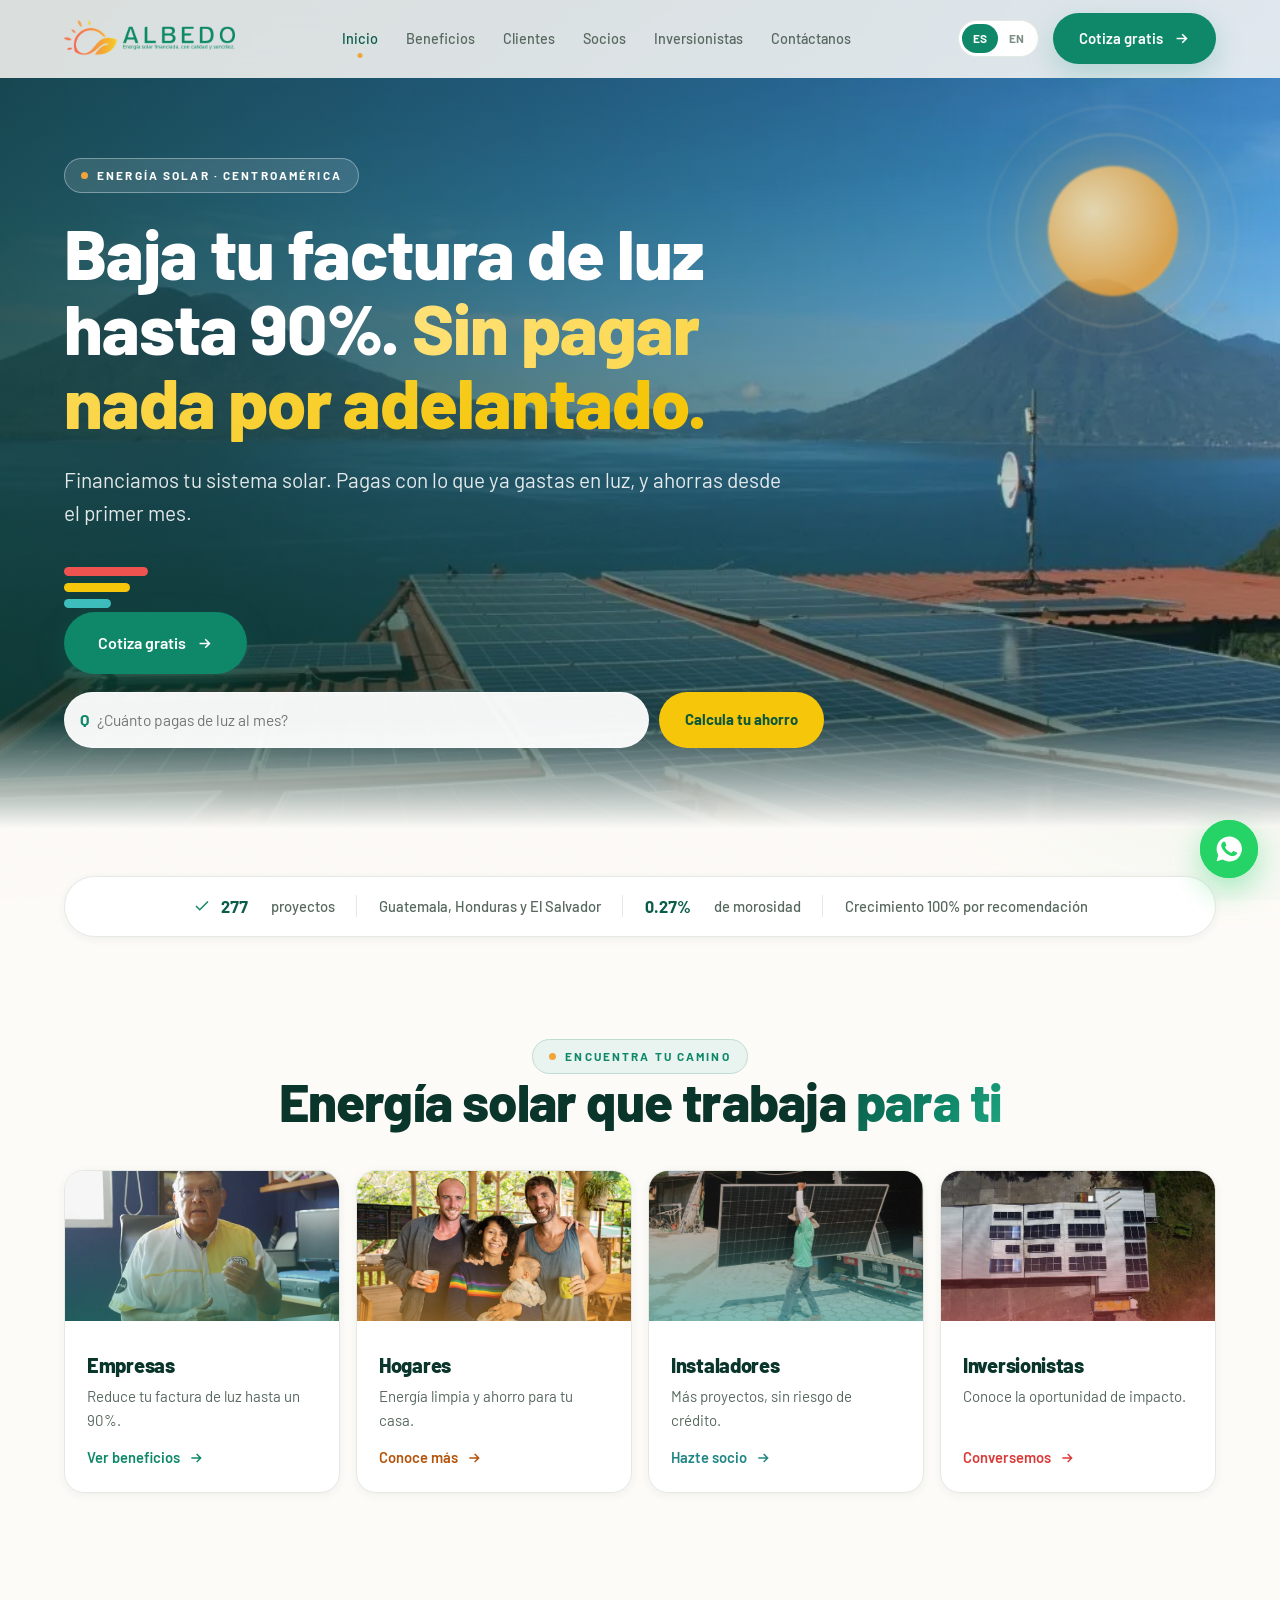
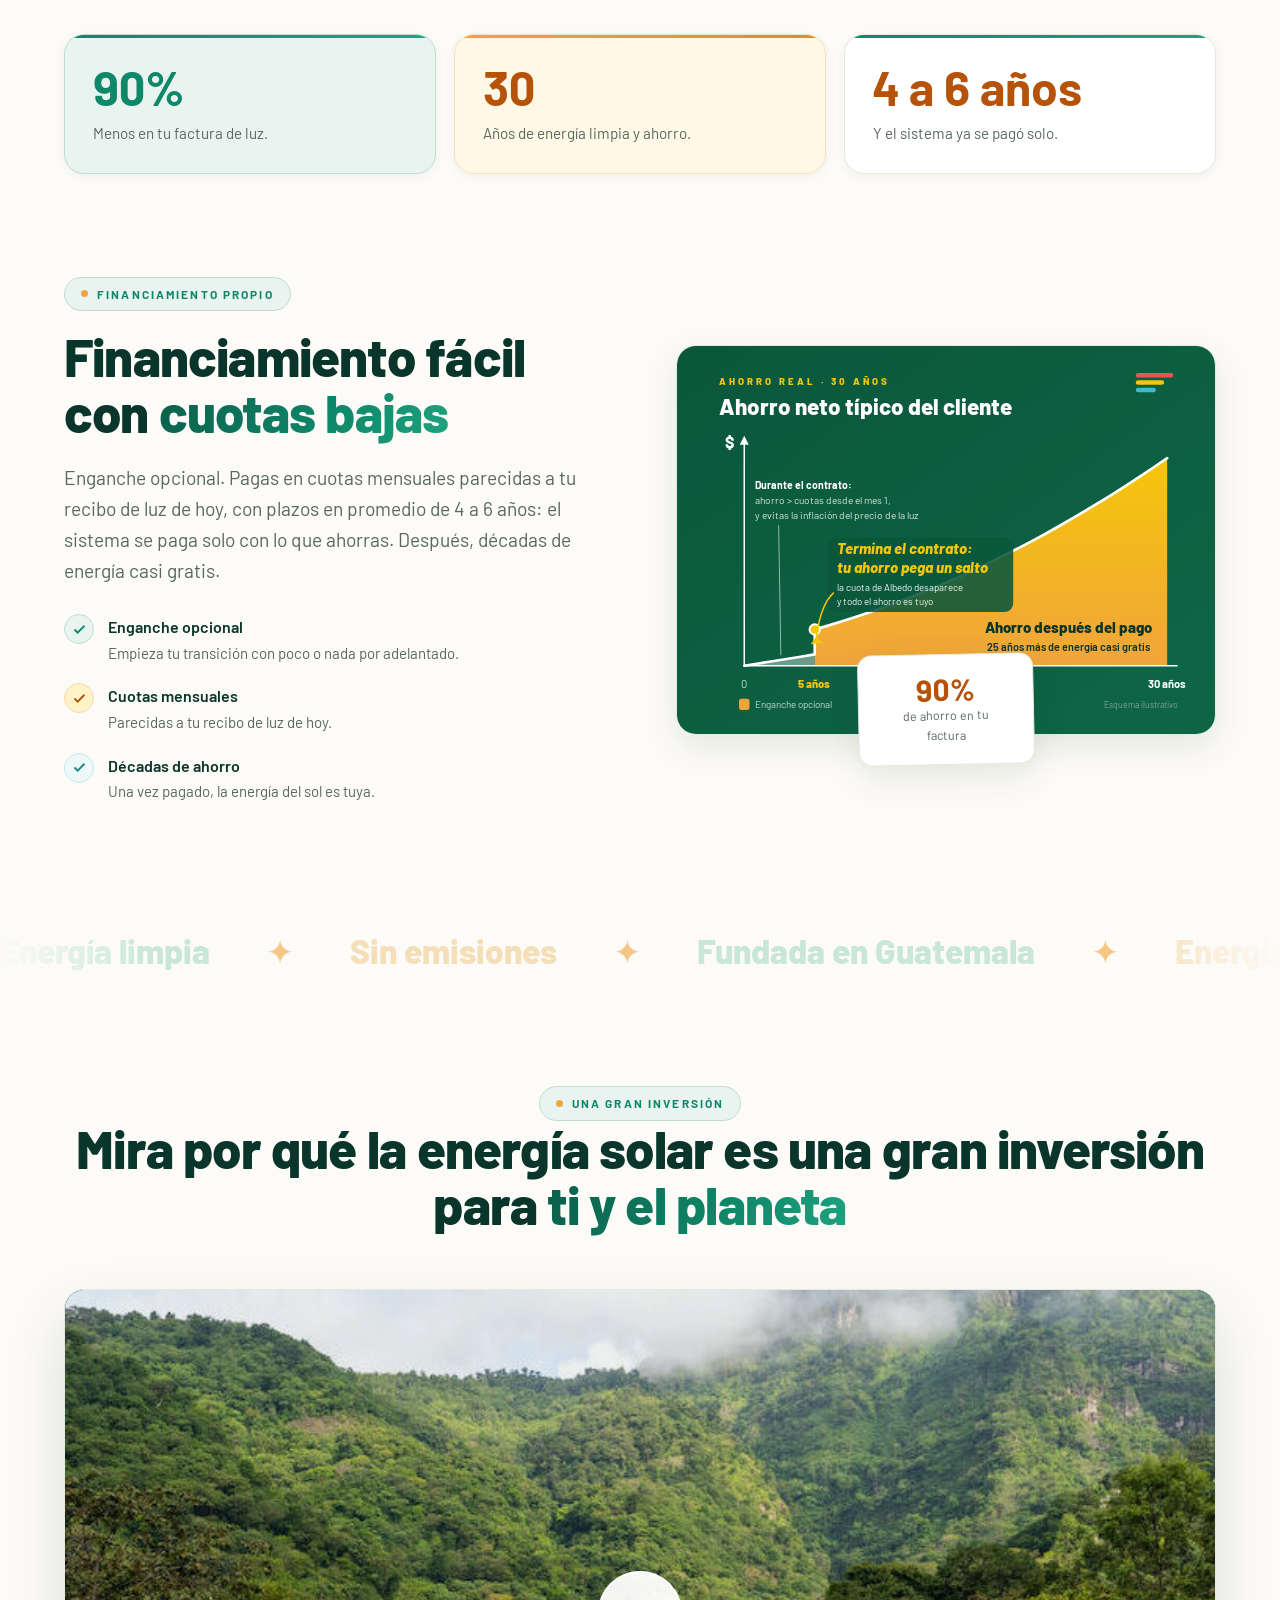
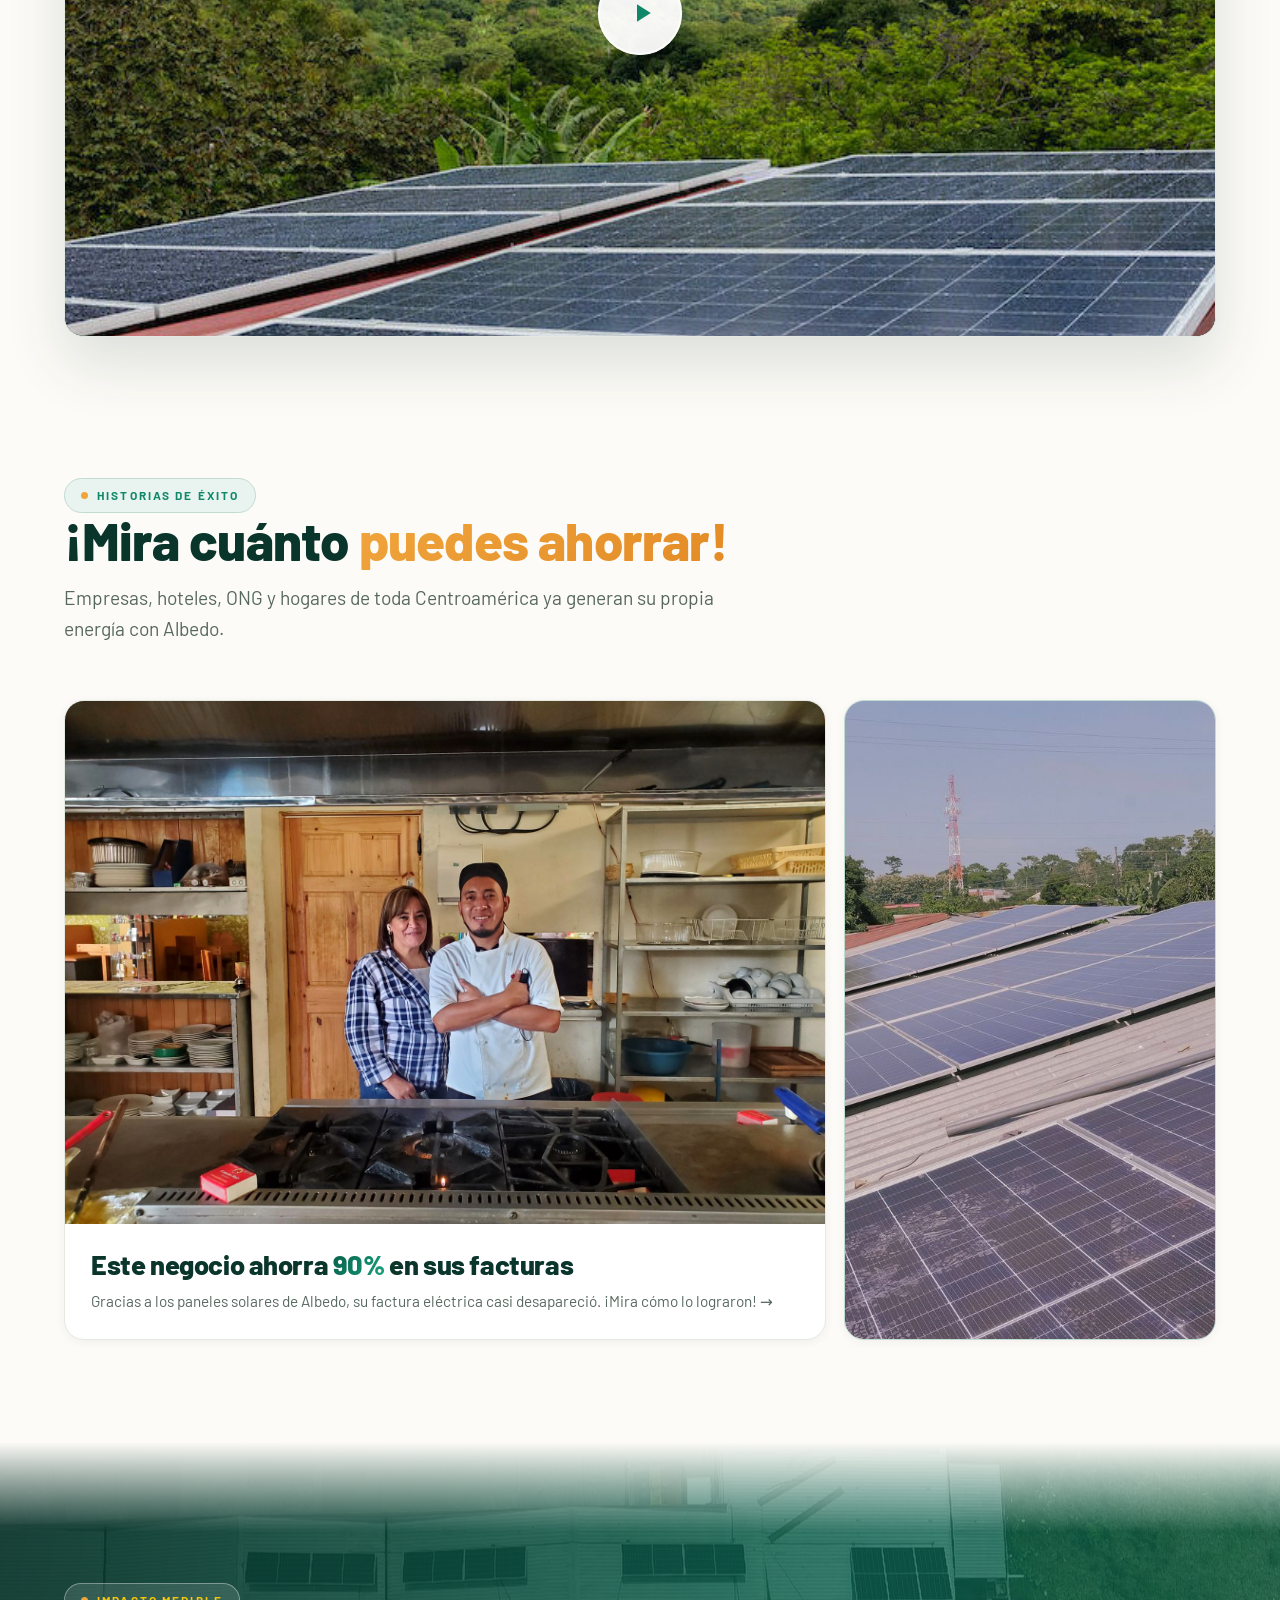
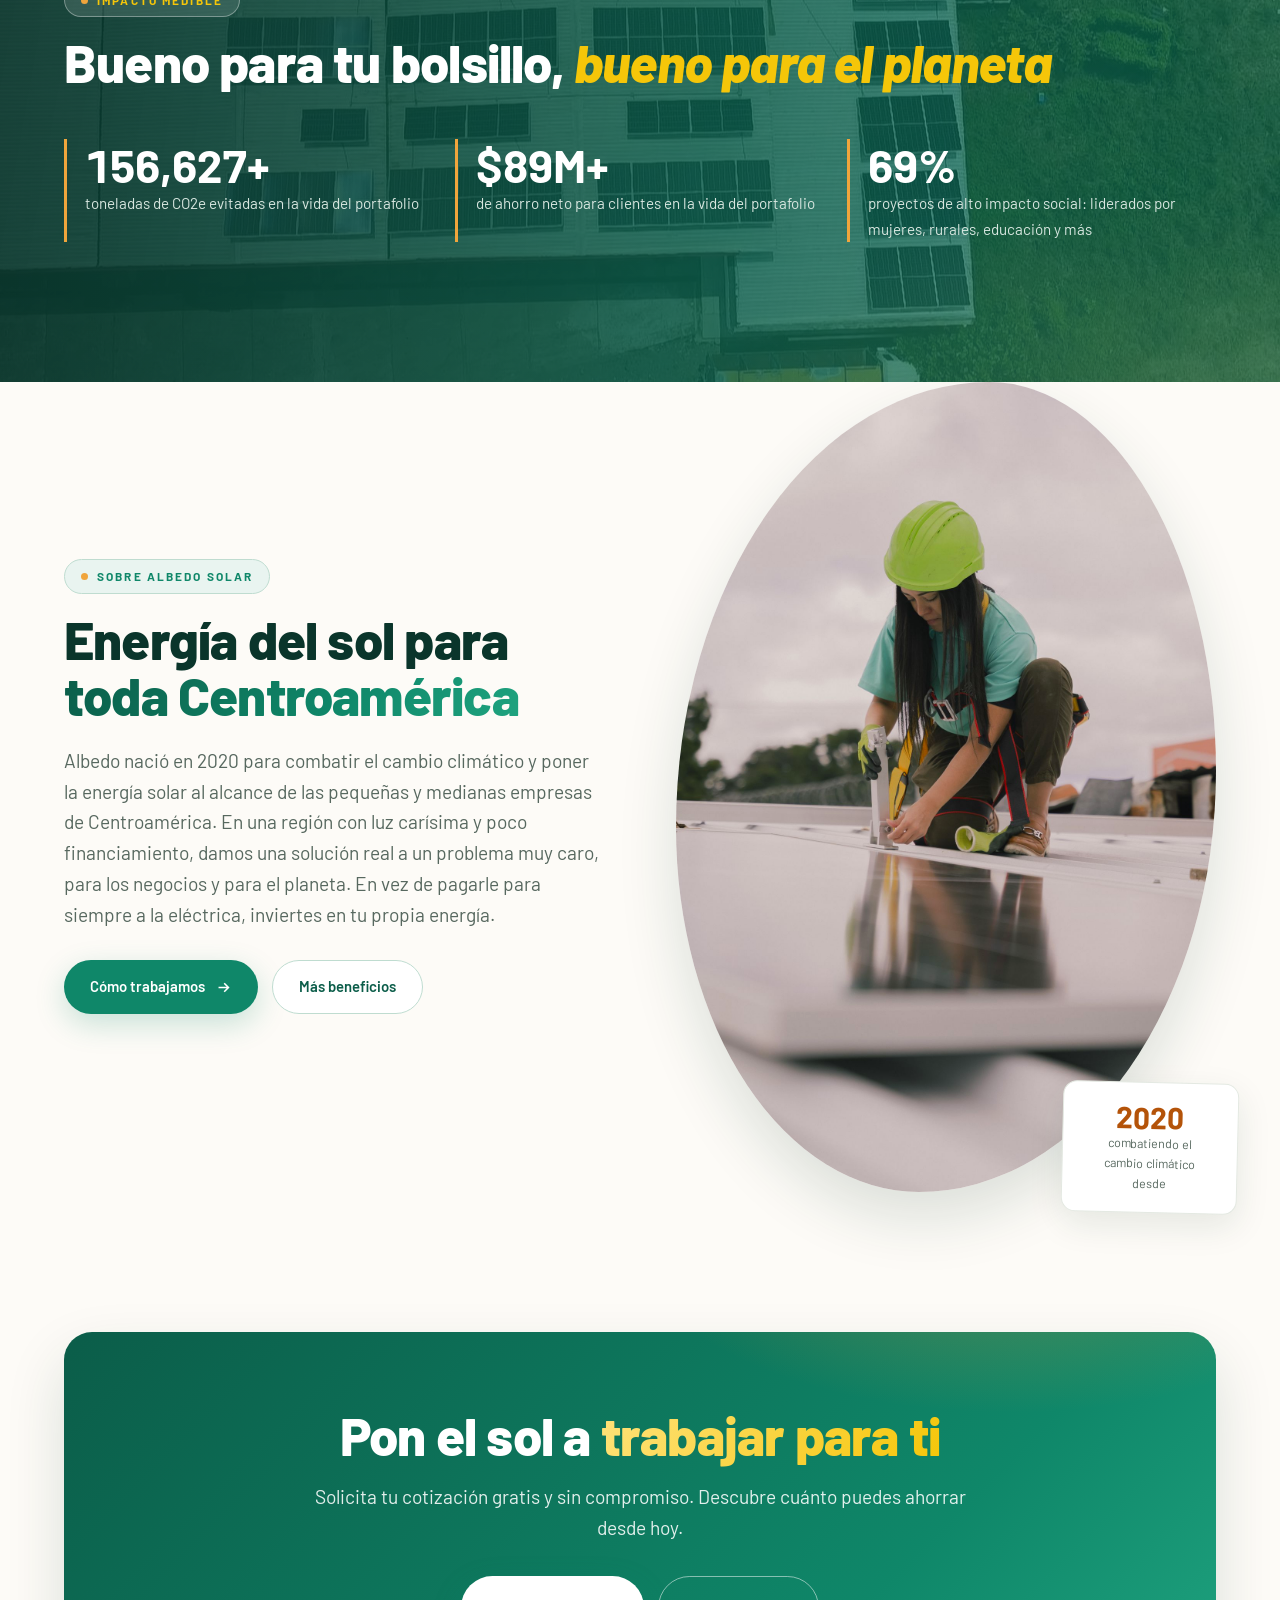
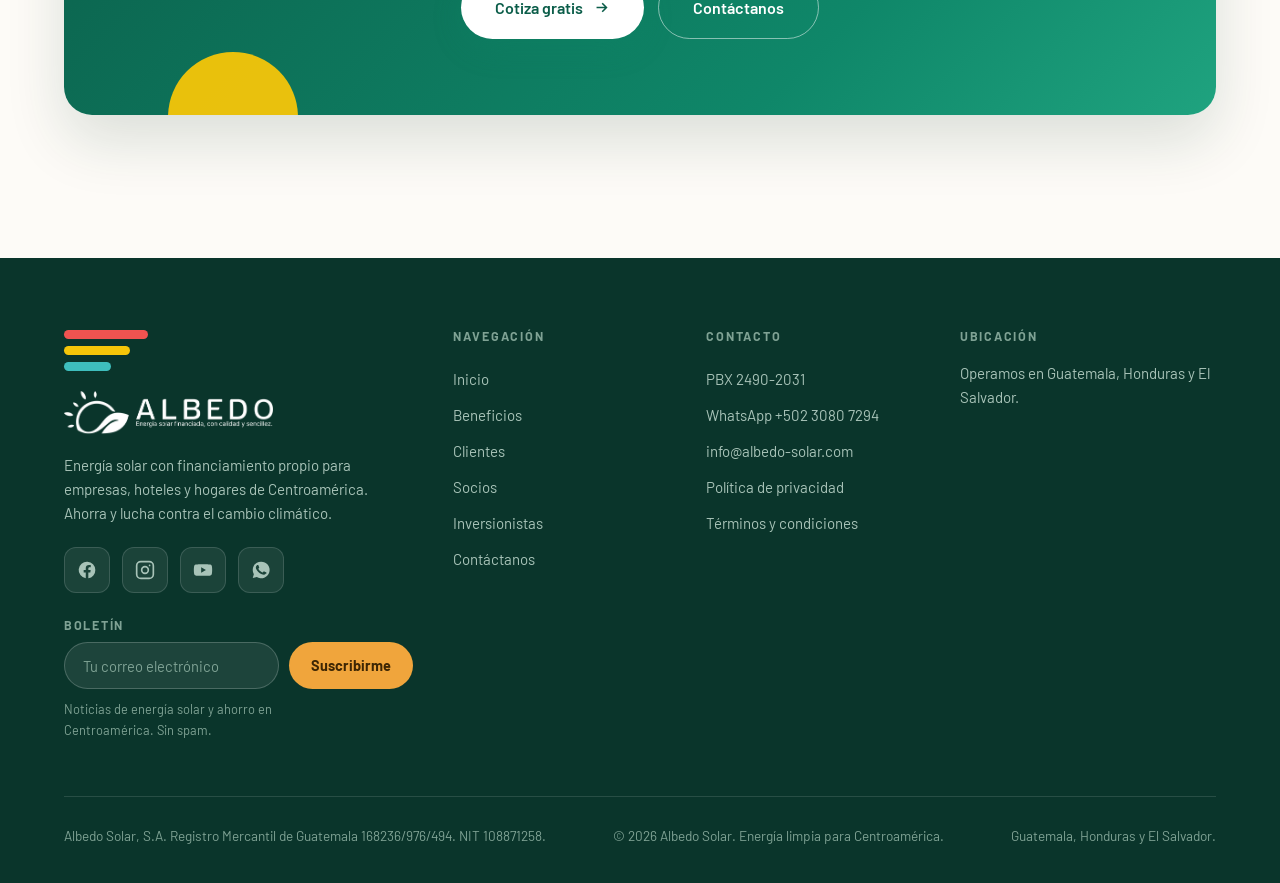
<file: index.html>
<!DOCTYPE html>
<html lang="es">
<head>
<meta charset="UTF-8" />
<meta name="viewport" content="width=device-width, initial-scale=1.0" />
<title data-en="Albedo Solar | Solar with nothing to pay upfront">Albedo Solar | Energía solar sin pagar nada por adelantado</title>
<meta name="description" data-en="Cut your power bill by up to 90% with built-in financing. Solar for businesses and homes in Guatemala, Honduras and El Salvador." content="Baja tu factura hasta 90% con financiamiento propio. Solar para empresas y hogares en Guatemala, Honduras y El Salvador." />
<link rel="icon" type="image/png" href="assets/images/green-logo-sun.png" />
<link rel="preconnect" href="https://fonts.googleapis.com">
<link rel="preconnect" href="https://fonts.gstatic.com" crossorigin>
<link rel="alternate" hreflang="es" href="https://albedo-solar.com/index.html" />
<link rel="alternate" hreflang="en" href="https://albedo-solar.com/index.html?lang=en" />
<link rel="alternate" hreflang="x-default" href="https://albedo-solar.com/index.html" />
<link rel="stylesheet" href="assets/css/styles.css?v=10" />
</head>
<body>

<div class="bg-field"></div>
<div class="aurora aurora--1"></div>
<div class="aurora aurora--2"></div>

<!-- ============ NAV ============ -->
<nav class="nav">
  <div class="wrap">
    <a class="brand" href="index.html">
      <img src="assets/images/albedo-wordmark-es.png" data-en-src="assets/images/albedo-wordmark.png" alt="Albedo Solar" style="height:36px;width:auto" />
    </a>
    <div class="nav-links">
      <a href="index.html" class="active" data-en="Home">Inicio</a>
      <a href="beneficios.html" data-en="Benefits">Beneficios</a>
      <a href="clientes.html" data-en="Clients">Clientes</a>
      <a href="socios.html" data-en="Installers">Socios</a>
      <a href="inversionistas.html" data-en="Investors">Inversionistas</a>
      <a href="contacto.html" data-en="Contact">Contáctanos</a>
    </div>
    <div class="nav-right">
      <div class="lang">
        <button data-lang="es" class="on">ES</button>
        <button data-lang="en">EN</button>
      </div>
      <a href="contacto.html" class="btn btn--primary nav-cta" data-en="Get a Free Quote">Cotiza gratis
        <svg viewBox="0 0 24 24" fill="none" stroke="currentColor" stroke-width="2.2"><path d="M5 12h14M13 6l6 6-6 6"/></svg>
      </a>
      <button class="burger" aria-label="Menú"><span></span><span></span><span></span></button>
    </div>
  </div>
</nav>
<div class="drawer">
  <a href="index.html" data-en="Home">Inicio</a>
  <a href="beneficios.html" data-en="Benefits">Beneficios</a>
  <a href="clientes.html" data-en="Clients">Clientes</a>
  <a href="socios.html" data-en="Installers">Socios</a>
  <a href="inversionistas.html" data-en="Investors">Inversionistas</a>
  <a href="contacto.html" data-en="Contact">Contáctanos</a>
  <a href="contacto.html" class="btn btn--primary" data-en="Get a Free Quote">Cotiza gratis</a>
</div>

<!-- ============ HERO ============ -->
<header class="hero">
  <div class="hero-bg">
    <img src="assets/images/hero-atitlan.jpg" alt="Paneles solares sobre el Lago de Atitlán, Guatemala" data-en-alt="Solar panels above Lake Atitlán, Guatemala" />
  </div>
  <div class="sun-orb"></div>
  <div class="wrap">
    <div class="hero-inner">
      <span class="eyebrow" data-reveal data-en="Solar Energy · Central America">Energía solar · Centroamérica</span>
      <h1 data-reveal data-delay="1" data-en="Cut Your Power Bill by Up to 90%. &lt;span class=&quot;gradient-text&quot;&gt;Nothing to Pay Upfront.&lt;/span&gt;" style="margin:22px 0 24px">Baja tu factura de luz hasta 90%. <span class="gradient-text">Sin pagar nada por adelantado.</span></h1>
      <p class="lead" data-reveal data-delay="2" data-en="We finance your solar system. You pay with what you already spend on power, and you save from month one.">Financiamos tu sistema solar. Pagas con lo que ya gastas en luz, y ahorras desde el primer mes.</p>
      <div class="tricolor" data-reveal data-delay="2" aria-hidden="true"><i></i><i></i><i></i></div>
      <div class="hero-actions" data-reveal data-delay="3">
        <a href="contacto.html" class="btn btn--primary btn--lg" data-en="Get a Free Quote">Cotiza gratis
          <svg viewBox="0 0 24 24" fill="none" stroke="currentColor" stroke-width="2.2"><path d="M5 12h14M13 6l6 6-6 6"/></svg>
        </a>
        <form id="hero-calc" data-target="beneficios.html" class="hero-calc" novalidate>
          <div class="est-prefixed"><input type="number" min="1" inputmode="numeric" placeholder="¿Cuánto pagas de luz al mes?" data-en-ph="What do you pay for power monthly?" aria-label="Factura mensual de luz" data-en-aria="Monthly power bill" required /></div>
          <button type="submit" class="btn btn--solar" data-en="See Your Savings">Calcula tu ahorro</button>
        </form>
      </div>
    </div>
  </div>
</header>

<!-- ============ TRUST STRIP ============ -->
<section style="padding:clamp(28px,5vw,48px) 0 0">
  <div class="wrap">
    <div class="trust-strip" data-reveal>
      <!-- Live tracker: swap data-count for the live project figure; 277 installed as of Jun 30 2026 -->
      <span class="ts"><svg viewBox="0 0 24 24" fill="none" stroke="currentColor" stroke-width="2"><path d="M20 6 9 17l-5-5"/></svg><b><span data-count="277" data-stat="projects">277</span></b>&nbsp;<span data-en="Projects">proyectos</span></span>
      <span class="ts" data-en="Guatemala, Honduras and El Salvador">Guatemala, Honduras y El Salvador</span>
      <span class="ts"><b data-stat="delinquency">0.27%</b>&nbsp;<span data-en="Delinquency">de morosidad</span></span>
      <span class="ts" data-en="Grown 100% by Word of Mouth">Crecimiento 100% por recomendación</span>
    </div>
  </div>
</section>

<!-- ============ AUDIENCE TILES ============ -->
<section class="section-pad" style="padding-bottom:clamp(20px,3vw,40px)">
  <div class="wrap">
    <div class="sec-head center" style="margin-bottom:40px">
      <span class="eyebrow" data-reveal data-en="Find Your Path">Encuentra tu camino</span>
      <h2 data-reveal data-delay="1" data-en="Solar That Works for You">Energía solar que trabaja <span class="gradient-text">para ti</span></h2>
    </div>
    <div class="audiences">
      <div class="aud c-green" data-reveal>
        <div class="aud-media"><img src="assets/images/grotto-new-image.jpg" alt="Negocio con paneles solares de Albedo" data-en-alt="Business with Albedo solar panels" loading="lazy" /></div>
        <div class="aud-body">
          <h3 data-en="Businesses">Empresas</h3>
          <p data-en="Cut your electricity bill by up to 90%.">Reduce tu factura de luz hasta un 90%.</p>
          <a class="aud-link" href="beneficios.html" data-en="See Benefits">Ver beneficios <svg viewBox="0 0 24 24" fill="none" stroke="currentColor" stroke-width="2.2"><path d="M5 12h14M13 6l6 6-6 6"/></svg></a>
        </div>
      </div>
      <div class="aud c-amber" data-reveal data-delay="1">
        <div class="aud-media"><img src="assets/images/customer-family.jpg" alt="Familia con energía solar en casa" data-en-alt="Family with solar at home" loading="lazy" /></div>
        <div class="aud-body">
          <h3 data-en="Homes">Hogares</h3>
          <p data-en="Clean energy and savings for your home.">Energía limpia y ahorro para tu casa.</p>
          <a class="aud-link" href="clientes.html" data-en="Learn More">Conoce más <svg viewBox="0 0 24 24" fill="none" stroke="currentColor" stroke-width="2.2"><path d="M5 12h14M13 6l6 6-6 6"/></svg></a>
        </div>
      </div>
      <div class="aud c-teal" data-reveal data-delay="2">
        <div class="aud-media"><img src="assets/images/install-panel.jpg" alt="Instalador cargando un panel solar" data-en-alt="Installer carrying a solar panel" loading="lazy" /></div>
        <div class="aud-body">
          <h3 data-en="Installers">Instaladores</h3>
          <p data-en="More projects, zero credit risk.">Más proyectos, sin riesgo de crédito.</p>
          <a class="aud-link" href="socios.html" data-en="Become a Partner">Hazte socio <svg viewBox="0 0 24 24" fill="none" stroke="currentColor" stroke-width="2.2"><path d="M5 12h14M13 6l6 6-6 6"/></svg></a>
        </div>
      </div>
      <div class="aud c-coral" data-reveal data-delay="3">
        <div class="aud-media"><img src="assets/images/aerial-roof.jpg" alt="Vista aérea de instalación solar comercial" data-en-alt="Aerial view of a commercial solar install" loading="lazy" /></div>
        <div class="aud-body">
          <h3 data-en="Investors">Inversionistas</h3>
          <p data-en="Explore the impact opportunity.">Conoce la oportunidad de impacto.</p>
          <a class="aud-link" href="inversionistas.html" data-en="Let’s Talk">Conversemos <svg viewBox="0 0 24 24" fill="none" stroke="currentColor" stroke-width="2.2"><path d="M5 12h14M13 6l6 6-6 6"/></svg></a>
        </div>
      </div>
    </div>
  </div>
</section>

<!-- ============ BENEFIT STATS BAND ============ -->
<section class="section-pad">
  <div class="wrap">
    <div class="stat-row">
      <div class="stat" data-reveal>
        <div class="num" data-count="90" data-suffix="%">90%</div>
        <p class="label" data-en="Off your electricity bill.">Menos en tu factura de luz.</p>
      </div>
      <div class="stat" data-reveal data-delay="1">
        <div class="num" data-en="30">30</div>
        <p class="label" data-en="Years of Clean Energy and Savings.">Años de energía limpia y ahorro.</p>
      </div>
      <div class="stat" data-reveal data-delay="2">
        <div class="num solar" data-en="4 to 6 Years">4 a 6 años</div>
        <p class="label" data-en="And the System Has Paid for Itself.">Y el sistema ya se pagó solo.</p>
      </div>
    </div>
  </div>
</section>

<!-- ============ FINANCIAMIENTO ============ -->
<section class="section-pad" id="financiamiento" style="padding-top:0">
  <div class="wrap">
    <div class="split">
      <div class="split-content">
        <span class="eyebrow" data-reveal data-en="Built-in Financing">Financiamiento propio</span>
        <h2 data-reveal data-delay="1" data-en="Easy Financing with Low Monthly Payments" style="margin:18px 0 22px">Financiamiento fácil con <span class="gradient-text">cuotas bajas</span></h2>
        <p class="lead" data-reveal data-delay="2" data-en="Optional downpayment. You pay monthly, in installments close to today’s power bill, over terms averaging 4 to 6 years: the system pays for itself with what you save. Then decades of near-free energy.">Enganche opcional. Pagas en cuotas mensuales parecidas a tu recibo de luz de hoy, con plazos en promedio de 4 a 6 años: el sistema se paga solo con lo que ahorras. Después, décadas de energía casi gratis.</p>
        <ul class="feature-list">
          <li data-reveal data-delay="2"><span class="tick"><svg viewBox="0 0 24 24" fill="none" stroke="currentColor" stroke-width="3"><path d="M20 6 9 17l-5-5"/></svg></span><div><strong data-en="Optional Downpayment">Enganche opcional</strong><span data-en="Start Your Switch with Little or Nothing Upfront.">Empieza tu transición con poco o nada por adelantado.</span></div></li>
          <li data-reveal data-delay="3"><span class="tick"><svg viewBox="0 0 24 24" fill="none" stroke="currentColor" stroke-width="3"><path d="M20 6 9 17l-5-5"/></svg></span><div><strong data-en="Monthly Installments">Cuotas mensuales</strong><span data-en="Close to Today’s Power Bill.">Parecidas a tu recibo de luz de hoy.</span></div></li>
          <li data-reveal data-delay="4"><span class="tick"><svg viewBox="0 0 24 24" fill="none" stroke="currentColor" stroke-width="3"><path d="M20 6 9 17l-5-5"/></svg></span><div><strong data-en="Decades of Savings">Décadas de ahorro</strong><span data-en="Once It’s Paid Off, the Sun’s Energy Is Yours.">Una vez pagado, la energía del sol es tuya.</span></div></li>
        </ul>
      </div>
      <div class="split-media" data-reveal data-delay="2">
        <div class="frame"><svg viewBox="0 0 720 520" xmlns="http://www.w3.org/2000/svg" role="img" aria-label="Ahorro neto típico del cliente a 30 años" style="display:block;width:100%;height:auto">
  <defs>
    <linearGradient id="abChartBg" x1="0" y1="0" x2="1" y2="1">
      <stop offset="0" stop-color="#0B573C"/><stop offset="1" stop-color="#0E6647"/>
    </linearGradient>
    <linearGradient id="abGold" x1="0" y1="1" x2="0" y2="0">
      <stop offset="0" stop-color="#F0A53C"/><stop offset="1" stop-color="#F5C609"/>
    </linearGradient>
  </defs>
  <rect width="720" height="520" rx="22" fill="url(#abChartBg)"/>

  <text x="56" y="52" font-family="Barlow, sans-serif" font-size="13" font-weight="800" letter-spacing="4" fill="#F5C609" data-en="REAL SAVINGS · 30 YEARS">AHORRO REAL · 30 AÑOS</text>
  <g transform="translate(614,36)">
    <rect width="50" height="6" rx="3" fill="#EF5350"/><rect y="10" width="38" height="6" rx="3" fill="#F5C609"/><rect y="20" width="27" height="6" rx="3" fill="#3EBEBD"/>
  </g>
  <text x="56" y="92" font-family="Barlow, sans-serif" font-size="30" font-weight="800" fill="#FFFFFF" data-en="Typical Client Net Savings">Ahorro neto típico del cliente</text>

  <path d="M 90 428 90.0 428.0 L 108.9 424.9 L 127.7 421.9 L 146.6 418.8 L 165.5 415.8 L 184.3 412.7 L 184.3 428 Z" fill="#FFFFFF" opacity="0.38"/>
  <path d="M 184.3 428 L 184.3 379.4 L 203.2 373.9 L 222.1 368.2 L 240.9 362.1 L 259.8 355.7 L 278.7 349.0 L 297.5 342.1 L 316.4 334.7 L 335.3 327.1 L 354.1 319.2 L 373.0 311.0 L 391.9 302.4 L 410.7 293.5 L 429.6 284.4 L 448.5 274.9 L 467.3 265.1 L 486.2 255.0 L 505.1 244.6 L 523.9 233.8 L 542.8 222.8 L 561.7 211.4 L 580.5 199.8 L 599.4 187.8 L 618.3 175.5 L 637.1 162.9 L 656.0 150.0 L 656 428 Z" fill="url(#abGold)"/>
  <path d="M 90.0 428.0 L 108.9 424.9 L 127.7 421.9 L 146.6 418.8 L 165.5 415.8 L 184.3 412.7 L 184.3 379.4 L 203.2 373.9 L 222.1 368.2 L 240.9 362.1 L 259.8 355.7 L 278.7 349.0 L 297.5 342.1 L 316.4 334.7 L 335.3 327.1 L 354.1 319.2 L 373.0 311.0 L 391.9 302.4 L 410.7 293.5 L 429.6 284.4 L 448.5 274.9 L 467.3 265.1 L 486.2 255.0 L 505.1 244.6 L 523.9 233.8 L 542.8 222.8 L 561.7 211.4 L 580.5 199.8 L 599.4 187.8 L 618.3 175.5 L 637.1 162.9 L 656.0 150.0" fill="none" stroke="#FFFFFF" stroke-width="3.5" stroke-linecap="round" stroke-linejoin="round"/>
  <circle cx="184.3" cy="379.4" r="7" fill="#F5C609" stroke="#FFFFFF" stroke-width="2.5"/>

  <line x1="90" y1="428" x2="670" y2="428" stroke="#FFFFFF" stroke-width="2"/>
  <line x1="90" y1="428" x2="90" y2="124" stroke="#FFFFFF" stroke-width="2"/>
  <path d="M 84 132 L 90 120 L 96 132 Z" fill="#FFFFFF"/>
  <text x="64" y="138" font-family="Barlow, sans-serif" font-size="22" font-weight="800" fill="#FFFFFF">$</text>

  <text x="104" y="192" font-family="Barlow, sans-serif" font-size="14" font-weight="700" fill="#FFFFFF" data-en="During the contract:">Durante el contrato:</text>
  <text x="104" y="212" font-family="Barlow, sans-serif" font-size="13.5" fill="#D7E6DF" data-en="savings &amp;gt; payments from month 1,">ahorro &gt; cuotas desde el mes 1,</text>
  <text x="104" y="231" font-family="Barlow, sans-serif" font-size="13.5" fill="#D7E6DF" data-en="and you avoid electricity price inflation">y evitas la inflación del precio de la luz</text>
  <line x1="136" y1="240" x2="139" y2="414" stroke="#D7E6DF" stroke-width="1.2" opacity="0.75"/>

  <rect id="annBack" x="202" y="256" width="248" height="100" rx="12" fill="#0B573C" opacity="0.88"/>
  <text x="214" y="278" font-family="Barlow, sans-serif" font-size="20" font-weight="800" font-style="italic" fill="#F5C609" data-en="The contract ends:">Termina el contrato:</text>
  <text x="214" y="304" font-family="Barlow, sans-serif" font-size="20" font-weight="800" font-style="italic" fill="#F5C609" data-en="your savings jump">tu ahorro pega un salto</text>
  <text x="214" y="328" font-family="Barlow, sans-serif" font-size="13" fill="#FFFFFF" opacity="0.95" data-en="Albedo payments stop; the whole">la cuota de Albedo desaparece</text>
  <text x="214" y="346" font-family="Barlow, sans-serif" font-size="13" fill="#FFFFFF" opacity="0.95" data-en="bill is yours to keep">y todo el ahorro es tuyo</text>
  <path d="M 210 330 Q 192 345 186 393" fill="none" stroke="#F5C609" stroke-width="2"/>
  <path d="M 179 399 L 186 389 L 195 397 Z" fill="#F5C609"/>

  <text x="524" y="384" text-anchor="middle" font-family="Barlow, sans-serif" font-size="20" font-weight="800" fill="#0A352B" data-en="Savings After Repayment">Ahorro después del pago</text>
  <text x="524" y="408" text-anchor="middle" font-family="Barlow, sans-serif" font-size="14.5" font-weight="600" fill="#0A352B" data-en="25 more years of near-free energy">25 años más de energía casi gratis</text>

  <text x="90" y="458" text-anchor="middle" font-family="Barlow, sans-serif" font-size="15" fill="#BFDCD0">0</text>
  <text x="184" y="458" text-anchor="middle" font-family="Barlow, sans-serif" font-size="15" font-weight="800" fill="#F5C609" data-en="5 years">5 años</text>
  <text x="656" y="458" text-anchor="middle" font-family="Barlow, sans-serif" font-size="15" font-weight="700" fill="#FFFFFF" data-en="30 years">30 años</text>
  <rect x="83" y="472" width="14" height="15" rx="3" fill="#F0A53C"/>
  <text x="105" y="484" font-family="Barlow, sans-serif" font-size="13" fill="#BFDCD0" data-en="Optional downpayment">Enganche opcional</text>
  <text x="670" y="484" text-anchor="end" font-family="Barlow, sans-serif" font-size="11.5" fill="#7FA294" data-en="Illustrative">Esquema ilustrativo</text>
</svg></div>
        <div class="glow-chip" style="left:50%;right:auto;bottom:-30px;transform:translateX(-50%) rotate(-1.2deg)">
          <div class="big">90%</div>
          <div class="sm" data-en="Off Your Bill">de ahorro en tu factura</div>
        </div>
      </div>
    </div>
  </div>
</section>

<!-- ============ MARQUEE ============ -->
<section style="padding:18px 0 6px">
  <div class="marquee"><div class="marquee-track">
    <span data-en="Clean Energy">Energía limpia</span><span data-en="No Emissions">Sin emisiones</span><span data-en="Founded in Guatemala">Fundada en Guatemala</span><span data-en="Energy for Central America">Energía para Centroamérica</span><span data-en="Real Savings">Ahorro real</span>
    <span data-en="Clean Energy">Energía limpia</span><span data-en="No Emissions">Sin emisiones</span><span data-en="Founded in Guatemala">Fundada en Guatemala</span><span data-en="Energy for Central America">Energía para Centroamérica</span><span data-en="Real Savings">Ahorro real</span>
  </div></div>
</section>

<!-- ============ VIDEO / INVERSIÓN ============ -->
<section class="section-pad">
  <div class="wrap">
    <div class="sec-head center">
      <span class="eyebrow" data-reveal data-en="A Great Investment">Una gran inversión</span>
      <h2 data-reveal data-delay="1" data-en="See Why Solar Is a Great Investment for You and the Planet">Mira por qué la energía solar es una gran inversión<br>para <span class="gradient-text">ti y el planeta</span></h2>
    </div>
    <div class="video-wrap" data-reveal data-delay="2" data-video="UJ7gDQhjEqg">
      <img class="poster" src="assets/images/solar-with-trees.jpg" alt="Paneles solares entre montañas de Centroamérica" data-en-alt="Solar panels among the mountains of Central America" />
      <button class="play-btn" aria-label="Ver video" data-en-aria="Play video">
        <span class="ring"><svg viewBox="0 0 24 24" fill="currentColor"><path d="M8 5v14l11-7z"/></svg></span>
      </button>
    </div>
  </div>
</section>

<!-- ============ HISTORIAS DE ÉXITO ============ -->
<section class="section-pad" style="padding-top:clamp(20px,3vw,40px)">
  <div class="wrap">
    <div class="sec-head">
      <span class="eyebrow" data-reveal data-en="Success Stories">Historias de éxito</span>
      <h2 data-reveal data-delay="1" data-en="See How Much You Can Save!">¡Mira cuánto <span class="solar-text">puedes ahorrar!</span></h2>
      <p class="lead" data-reveal data-delay="2" data-en="Businesses, hotels, NGOs and homes across Central America already make their own energy with Albedo.">Empresas, hoteles, ONG y hogares de toda Centroamérica ya generan su propia energía con Albedo.</p>
    </div>
    <div class="bento">
      <a href="clientes.html" class="card col-4" data-reveal>
        <div class="card-media"><img src="assets/images/customer-restaurant.jpg" alt="Dueña de un restaurante que ahorra con Albedo Solar" data-en-alt="Restaurant owner saving with Albedo Solar" /></div>
        <div class="card-body">
          <h3 data-en="This Business Saves 90% on Its Bills">Este negocio ahorra <span class="gradient-text">90%</span> en sus facturas</h3>
          <p data-en="Thanks to Albedo solar panels, its power bill all but vanished. See how they did it →">Gracias a los paneles solares de Albedo, su factura eléctrica casi desapareció. ¡Mira cómo lo lograron! →</p>
        </div>
      </a>
      <a href="clientes.html" class="card col-2" data-reveal data-delay="1">
        <div class="card-media" style="aspect-ratio:auto;height:100%;min-height:240px"><img src="assets/images/rooftop-array.jpg" alt="Techo comercial lleno de paneles solares de Albedo" data-en-alt="Commercial roof covered in Albedo solar panels" /></div>
        <div class="card-body">
          <h3 data-en="Hotel on Lake Atitlán">Hotel en el Lago de Atitlán</h3>
          <p data-en="90% off its bill. See how →">90% menos en su factura. ¿Cómo lo hicieron? →</p>
        </div>
      </a>
    </div>
  </div>
</section>


<!-- IMPACTO (photo band) -->
<section class="photo-band" style="background-image:url('assets/images/aerial-roof.jpg')">
  <div class="wrap">
    <div class="pb-inner">
      <span class="eyebrow" data-reveal data-en="Measured Impact">Impacto medible</span>
      <h2 data-reveal data-delay="1" data-en="Good for Your Pocket, &lt;em&gt;Good for the Planet&lt;/em&gt;">Bueno para tu bolsillo, <em>bueno para el planeta</em></h2>
      <div class="pb-stats">
        <div class="pb-stat" data-reveal><b data-count="157000" data-suffix="+" data-stat="co2Tons">157,000+</b><span data-en="Tons of CO2e Avoided Over the Portfolio’s Life">toneladas de CO2e evitadas en la vida del portafolio</span></div>
        <div class="pb-stat" data-reveal data-delay="1"><b data-prefix="$" data-count="89" data-suffix="M+" data-stat="clientSavingsM">$89M+</b><span data-en="In Net Client Savings Over the Portfolio’s Life">de ahorro neto para clientes en la vida del portafolio</span></div>
        <div class="pb-stat" data-reveal data-delay="2"><b data-count="69" data-suffix="%" data-stat="impactClients">69%</b><span data-en="High Social-impact Projects: Women-led, Rural, Education and More">proyectos de alto impacto social: liderados por mujeres, rurales, educación y más</span></div>
      </div>
    </div>
  </div>
</section>

<!-- ============ SOBRE ALBEDO ============ -->
<section class="section-pad" id="sobre" style="padding-top:0">
  <div class="wrap">
    <div class="split rev">
      <div class="split-media" data-reveal>
        <div class="frame blob-frame"><img src="assets/images/install-woman.jpg" alt="Instaladora de la red Albedo trabajando en un panel solar" data-en-alt="Albedo network installer working on a solar panel" /></div>
        <div class="glow-chip" style="right:-22px;left:auto">
          <div class="big">2020</div>
          <div class="sm" data-en="Fighting Climate Change Since">combatiendo el cambio climático desde</div>
        </div>
      </div>
      <div class="split-content">
        <span class="eyebrow" data-reveal data-en="About Albedo Solar">Sobre Albedo Solar</span>
        <h2 data-reveal data-delay="1" data-en="Solar Energy for All of Central America" style="margin:18px 0 22px">Energía del sol para <span class="gradient-text">toda Centroamérica</span></h2>
        <p class="lead" data-reveal data-delay="2" data-en="Albedo was founded in 2020 to fight climate change and put solar within reach of small and medium businesses across Central America. In a region with sky-high power costs and little financing, we offer a real fix to an expensive problem, for businesses and the planet. Instead of paying the utility forever, you invest in your own energy.">Albedo nació en 2020 para combatir el cambio climático y poner la energía solar al alcance de las pequeñas y medianas empresas de Centroamérica. En una región con luz carísima y poco financiamiento, damos una solución real a un problema muy caro, para los negocios y para el planeta. En vez de pagarle para siempre a la eléctrica, inviertes en tu propia energía.</p>
        <div class="hero-actions" style="margin-top:30px" data-reveal data-delay="3">
          <a href="beneficios.html#proceso" class="btn btn--primary" data-en="How We Work">Cómo trabajamos
            <svg viewBox="0 0 24 24" fill="none" stroke="currentColor" stroke-width="2.2"><path d="M5 12h14M13 6l6 6-6 6"/></svg>
          </a>
          <a href="beneficios.html" class="btn btn--ghost" data-en="More Benefits">Más beneficios</a>
        </div>
      </div>
    </div>
  </div>
</section>

<!-- ============ CTA ============ -->
<section class="section-pad cta-band" style="padding-top:clamp(20px,3vw,40px)">
  <div class="wrap">
    <div class="cta-box" data-reveal>
      <span class="halfsun" aria-hidden="true"></span>
      <h2 data-en="Put the Sun to Work for You">Pon el sol a <span class="solar-text">trabajar para ti</span></h2>
      <p class="lead" data-en="Get a free, no-obligation quote. See how much you can save starting today.">Solicita tu cotización gratis y sin compromiso. Descubre cuánto puedes ahorrar desde hoy.</p>
      <div class="hero-actions">
        <a href="contacto.html" class="btn btn--primary btn--lg" data-en="Get a Free Quote">Cotiza gratis
          <svg viewBox="0 0 24 24" fill="none" stroke="currentColor" stroke-width="2.2"><path d="M5 12h14M13 6l6 6-6 6"/></svg>
        </a>
        <a href="contacto.html" class="btn btn--ghost btn--lg" data-en="Contact Us">Contáctanos</a>
      </div>
    </div>
  </div>
</section>

<!-- ============ FOOTER ============ -->
<footer class="footer">
  <div class="wrap">
    <div class="footer-grid">
      <div>
        <div class="tricolor footer-tricolor" aria-hidden="true" style="margin:0 0 20px"><i></i><i></i><i></i></div>
        <a class="brand" href="index.html"><img src="assets/images/albedo-wordmark-es-white.png" data-en-src="assets/images/albedo-wordmark-white.png" alt="Albedo Solar" style="height:44px;width:auto" /></a>
        <p data-en="Solar energy with built-in financing for businesses, hotels and homes across Central America. Save money and fight climate change.">Energía solar con financiamiento propio para empresas, hoteles y hogares de Centroamérica. Ahorra y lucha contra el cambio climático.</p>
        <div class="socials" style="margin-top:22px">
          <a href="https://www.facebook.com/AlbedoSolarGuate" target="_blank" rel="noopener" aria-label="Facebook"><svg viewBox="0 0 24 24" fill="currentColor"><path d="M22 12a10 10 0 1 0-11.5 9.9v-7H8v-2.9h2.5V9.8c0-2.5 1.5-3.9 3.8-3.9 1.1 0 2.2.2 2.2.2v2.5h-1.3c-1.2 0-1.6.8-1.6 1.6v1.9h2.8l-.4 2.9h-2.4v7A10 10 0 0 0 22 12z"/></svg></a>
          <a href="https://www.instagram.com/albedo.solar/" target="_blank" rel="noopener" aria-label="Instagram"><svg viewBox="0 0 24 24" fill="none" stroke="currentColor" stroke-width="2"><rect x="2" y="2" width="20" height="20" rx="5"/><circle cx="12" cy="12" r="4"/><circle cx="17.5" cy="6.5" r="1" fill="currentColor" stroke="none"/></svg></a>
          <a href="https://www.youtube.com/@albedosolar9647" target="_blank" rel="noopener" aria-label="YouTube"><svg viewBox="0 0 24 24" fill="currentColor"><path d="M23 12s0-3.2-.4-4.7a2.5 2.5 0 0 0-1.8-1.8C19.2 5 12 5 12 5s-7.2 0-8.8.5A2.5 2.5 0 0 0 1.4 7.3 26 26 0 0 0 1 12a26 26 0 0 0 .4 4.7 2.5 2.5 0 0 0 1.8 1.8C4.8 19 12 19 12 19s7.2 0 8.8-.5a2.5 2.5 0 0 0 1.8-1.8C23 15.2 23 12 23 12zM9.8 15.3V8.7l5.7 3.3z"/></svg></a>
          <a href="https://wa.me/50230807294" target="_blank" rel="noopener" aria-label="WhatsApp"><svg viewBox="0 0 24 24" fill="currentColor"><path d="M12 2a10 10 0 0 0-8.6 15l-1.3 4.7 4.8-1.3A10 10 0 1 0 12 2zm5.8 14.2c-.2.7-1.4 1.3-2 1.4-.5.1-1.2.1-1.9-.1-.4-.1-1-.3-1.7-.6-3-1.3-5-4.4-5.1-4.6-.2-.2-1.3-1.7-1.3-3.2s.8-2.3 1.1-2.6c.3-.3.6-.4.8-.4h.6c.2 0 .4 0 .7.5l.8 2c.1.2.1.4 0 .6l-.4.5-.3.4c-.2.2-.4.4-.2.7.2.4.9 1.5 2 2.4 1.3 1.2 2.4 1.5 2.7 1.7.3.1.5.1.7-.1l.9-1c.2-.3.4-.2.7-.1l2 .9c.3.2.5.2.6.4.1.1.1.7-.2 1.4z"/></svg></a>
        </div>
        <div class="newsletter">
          <h4 data-en="Newsletter">Boletín</h4>
          <form novalidate>
            <div class="nl-row">
              <input type="email" name="EMAIL" placeholder="Tu correo electrónico" data-en-ph="Your email address" required aria-label="Correo para el boletín" data-en-aria="Newsletter email" />
              <button type="submit" data-en="Subscribe">Suscribirme</button>
            </div>
            <p class="nl-note" data-en="News on solar and savings in Central America. No spam.">Noticias de energía solar y ahorro en Centroamérica. Sin spam.</p>
          </form>
        </div>
      </div>
      <div class="footer-col">
        <h4 data-en="Navigation">Navegación</h4>
        <a href="index.html" data-en="Home">Inicio</a>
        <a href="beneficios.html" data-en="Benefits">Beneficios</a>
          <a href="clientes.html" data-en="Clients">Clientes</a>
        <a href="socios.html" data-en="Installers">Socios</a>
        <a href="inversionistas.html" data-en="Investors">Inversionistas</a>
        <a href="contacto.html" data-en="Contact">Contáctanos</a>
      </div>
      <div class="footer-col">
        <h4 data-en="Contact">Contacto</h4>
        <a href="tel:+50224902031">PBX 2490-2031</a>
        <a href="https://wa.me/50230807294" target="_blank" rel="noopener">WhatsApp +502 3080 7294</a>
        <a href="mailto:info@albedo-solar.com">info@albedo-solar.com</a>
        <a href="privacidad.html" data-en="Privacy Policy">Política de privacidad</a>
        <a href="terminos.html" data-en="Terms">Términos y condiciones</a>
      </div>
      <div class="footer-col">
        <h4 data-en="Location">Ubicación</h4>
        <p style="font-size:.94rem" data-en="We work across Guatemala, Honduras and El Salvador.">Operamos en Guatemala, Honduras y El Salvador.</p>
      </div>
    </div>
    <div class="footer-bottom">
      <span data-en="Albedo Solar, S.A. Registro Mercantil De Guatemala 168236/976/494. NIT 108871258.">Albedo Solar, S.A. Registro Mercantil de Guatemala 168236/976/494. NIT 108871258.</span>

      <span data-en="© 2026 Albedo Solar. Clean Energy for Central America.">© <span data-year>2026</span> Albedo Solar. Energía limpia para Centroamérica.</span>
      <span data-en="Guatemala, Honduras and El Salvador.">Guatemala, Honduras y El Salvador.</span>
    </div>
  </div>
</footer>

<!-- floating WhatsApp -->
<a class="wa-float" href="https://wa.me/50230807294" target="_blank" rel="noopener" aria-label="WhatsApp" data-en-aria="Chat on WhatsApp">
  <svg viewBox="0 0 24 24"><path d="M12 2a10 10 0 0 0-8.6 15l-1.3 4.7 4.8-1.3A10 10 0 1 0 12 2zm5.8 14.2c-.2.7-1.4 1.3-2 1.4-.5.1-1.2.1-1.9-.1-.4-.1-1-.3-1.7-.6-3-1.3-5-4.4-5.1-4.6-.2-.2-1.3-1.7-1.3-3.2s.8-2.3 1.1-2.6c.3-.3.6-.4.8-.4h.6c.2 0 .4 0 .7.5l.8 2c.1.2.1.4 0 .6l-.4.5-.3.4c-.2.2-.4.4-.2.7.2.4.9 1.5 2 2.4 1.3 1.2 2.4 1.5 2.7 1.7.3.1.5.1.7-.1l.9-1c.2-.3.4-.2.7-.1l2 .9c.3.2.5.2.6.4.1.1.1.7-.2 1.4z"/></svg>
</a>

<!-- sticky mobile CTA bar -->
<div class="mobile-cta">
  <a class="btn btn--primary" href="https://wa.me/50230807294" target="_blank" rel="noopener" data-wa-es="Hola Albedo. Quiero una cotización gratis." data-wa-en="Hi Albedo. I'd like a free quote." data-en="WhatsApp">WhatsApp</a>
  <a class="btn btn--ghost" href="beneficios.html#estimador" data-en="See Your Savings">Calcula tu ahorro</a>
</div>

<script src="assets/js/config.js?v=10"></script>
<script src="assets/js/main.js?v=10"></script>
</body>
</html>
</file>
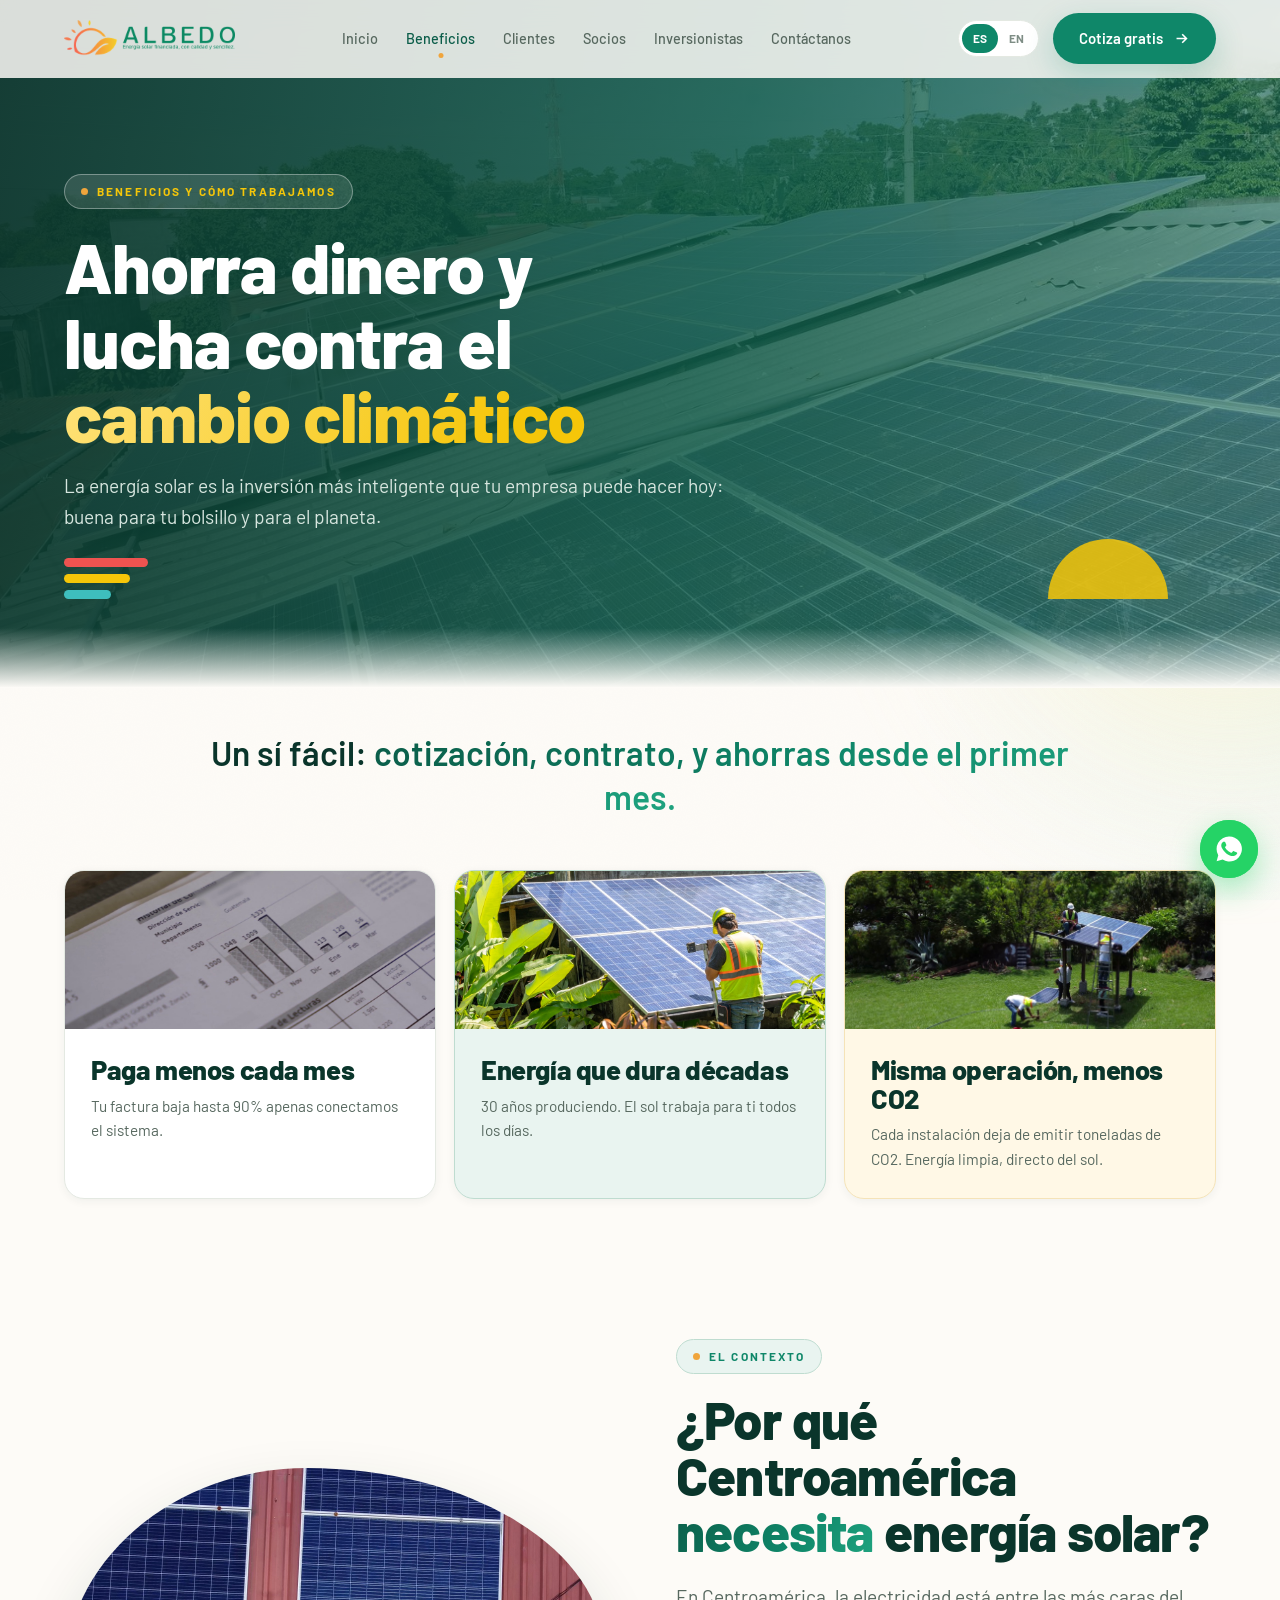
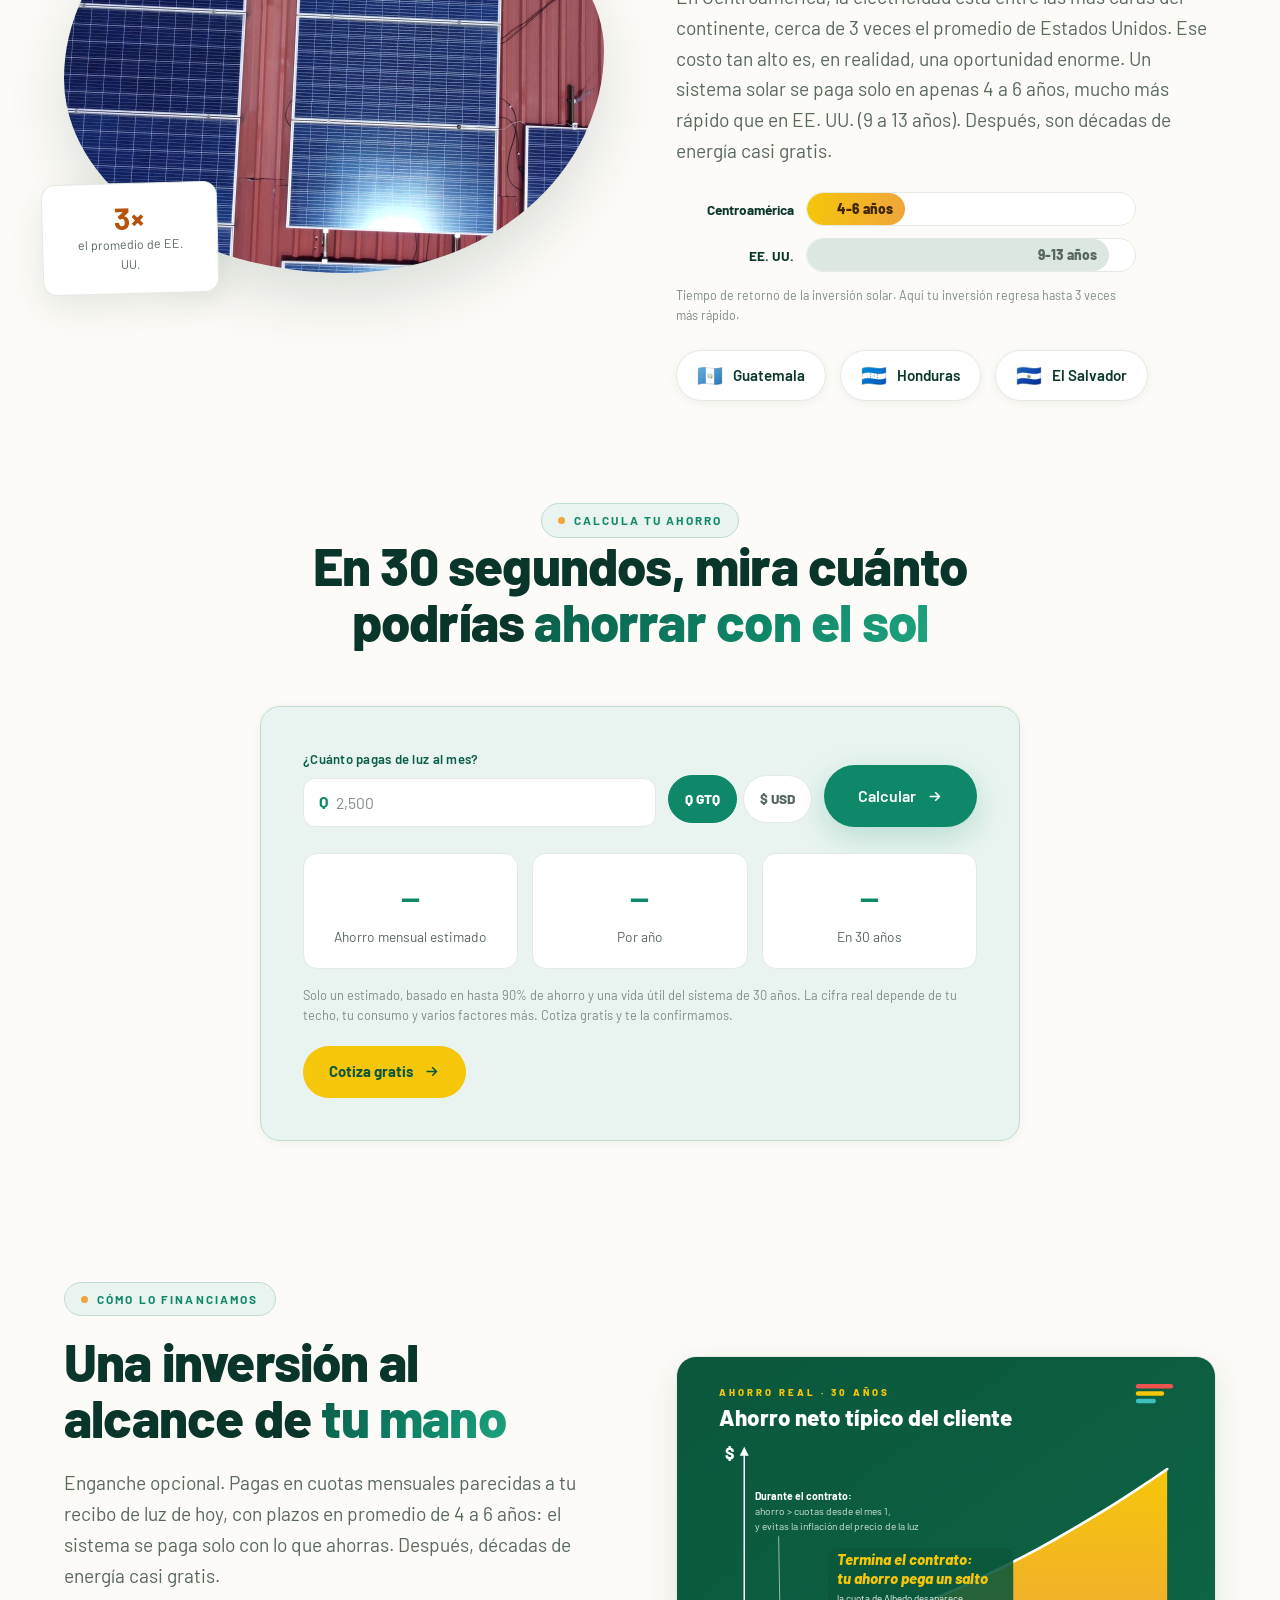
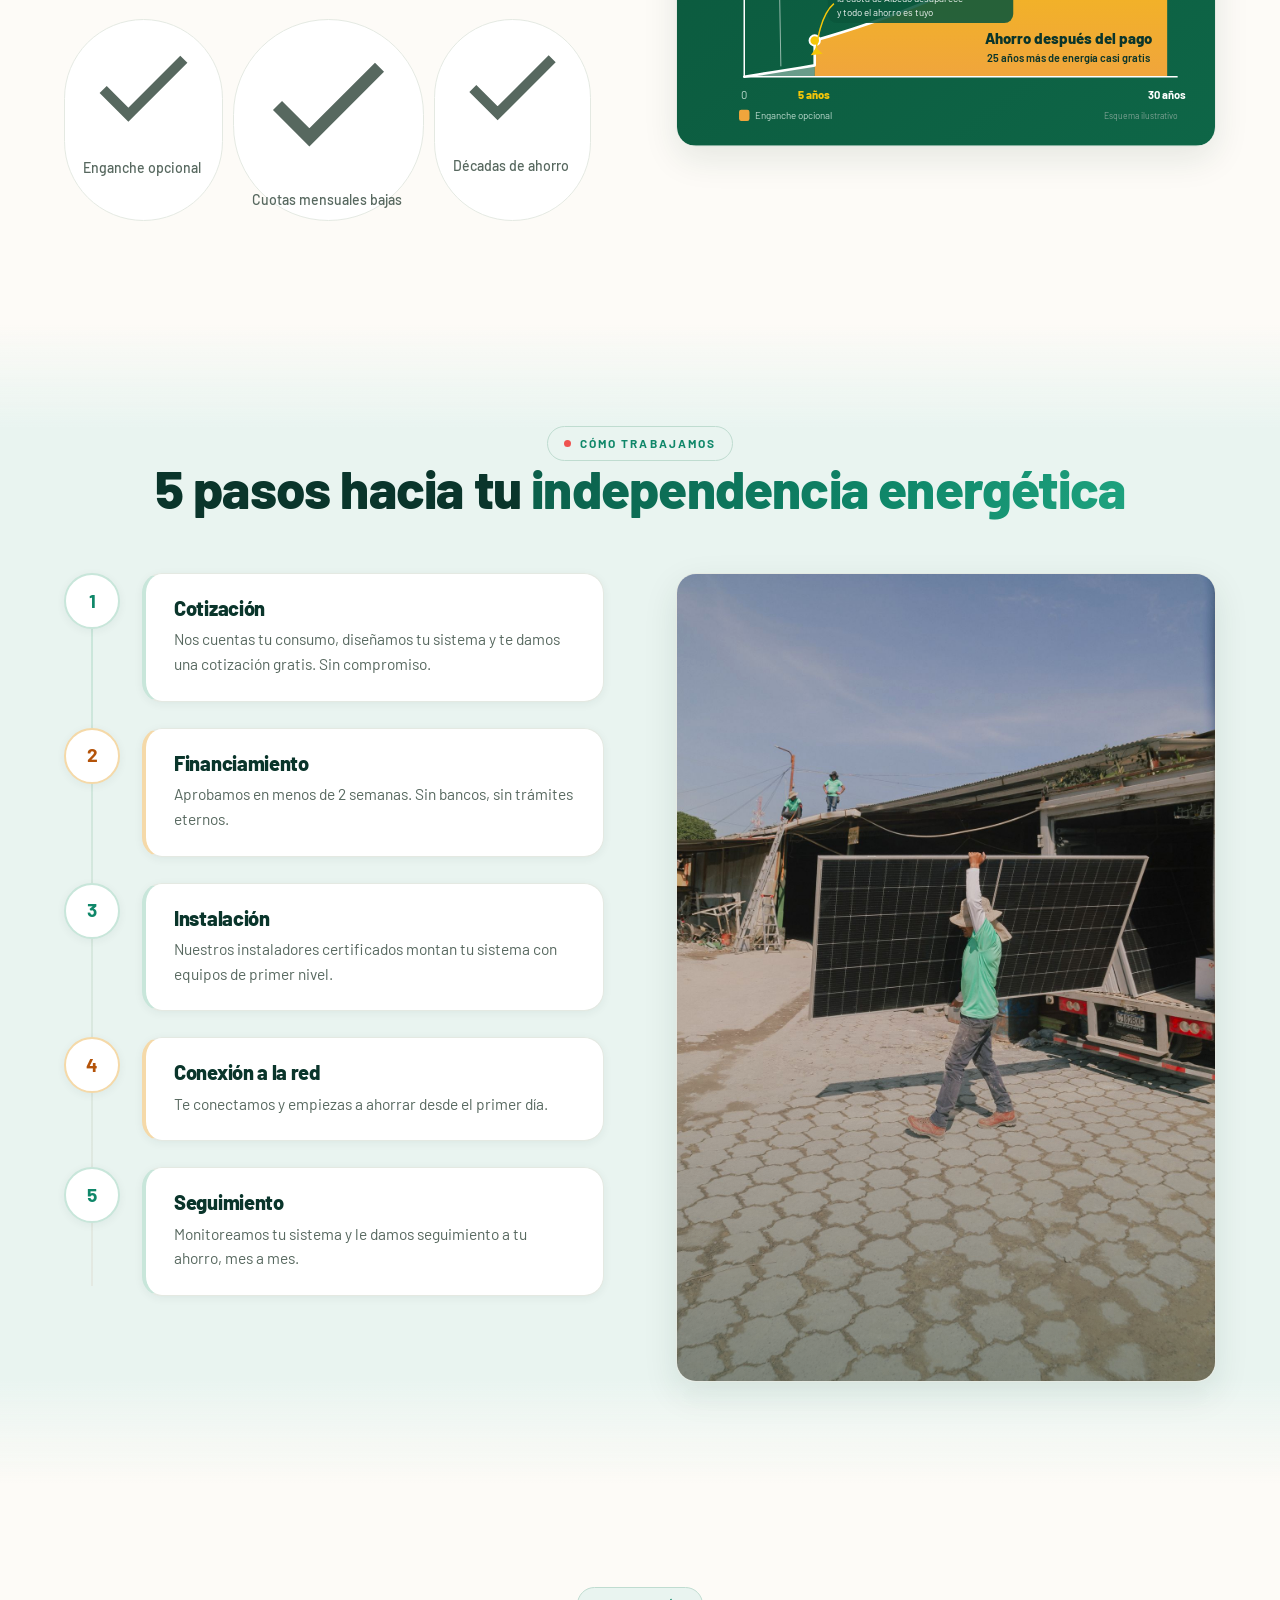
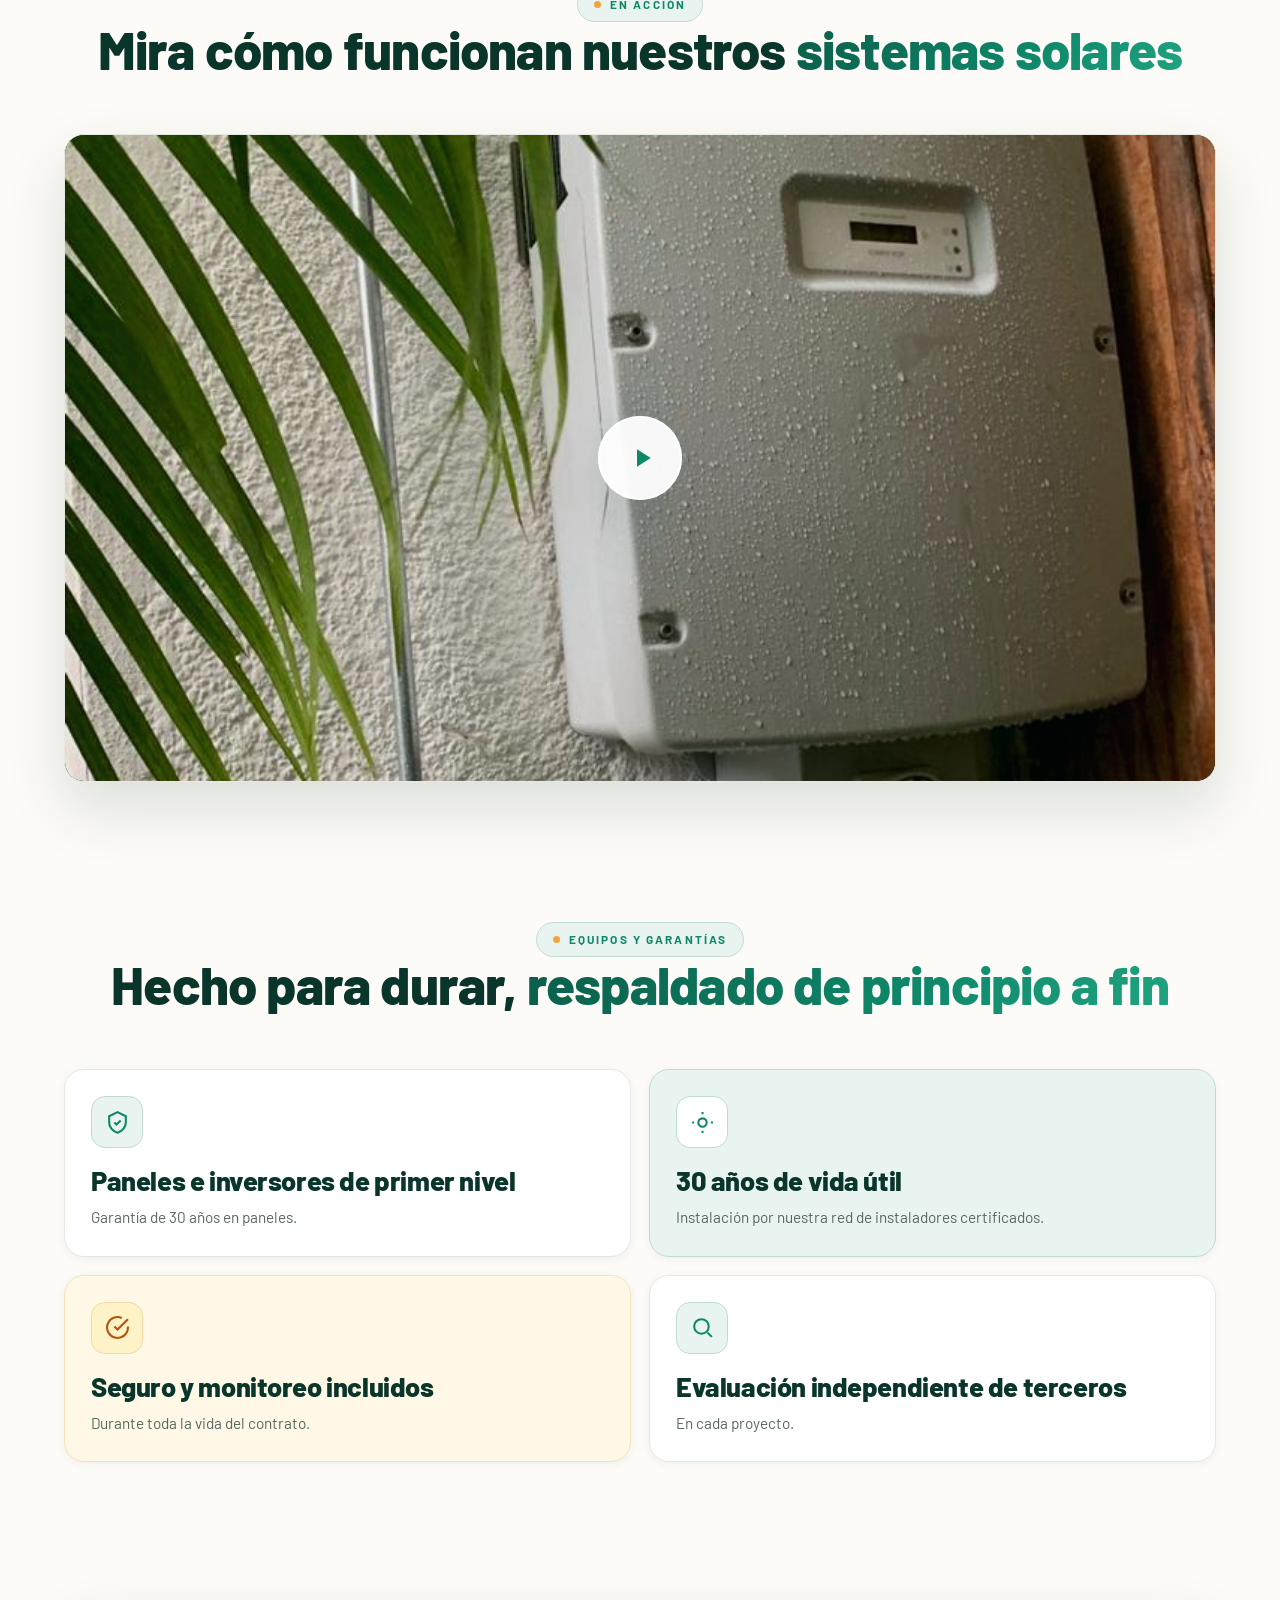
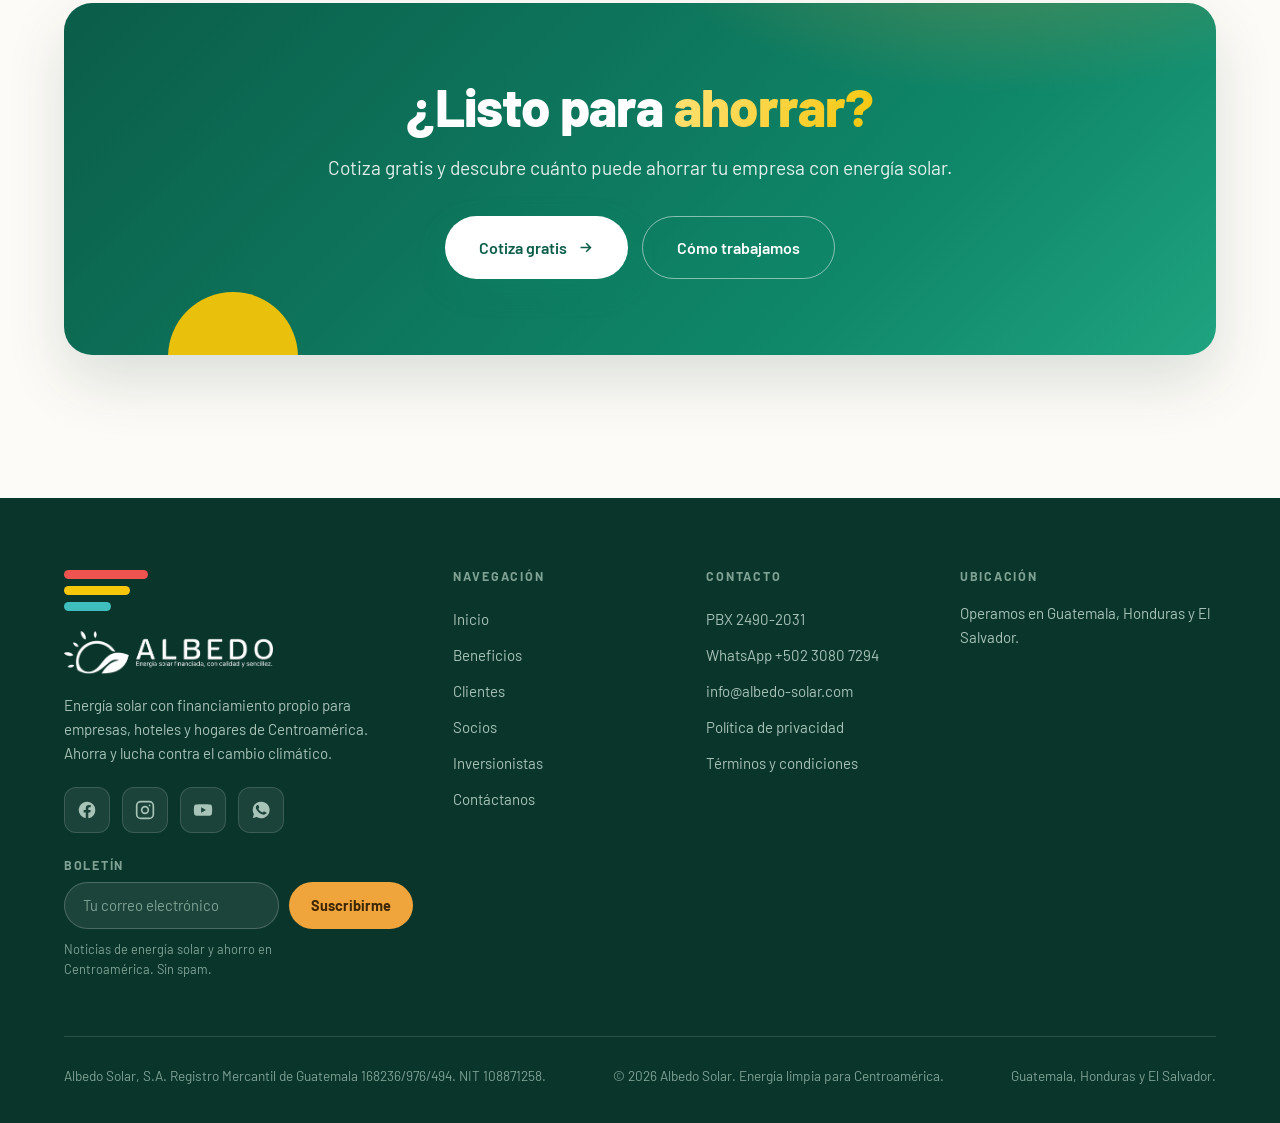
<file: beneficios.html>
<!DOCTYPE html>
<html lang="es">
<head>
<meta charset="UTF-8" />
<meta name="viewport" content="width=device-width, initial-scale=1.0" />
<title data-en="Benefits of solar | Albedo Solar">Beneficios de la energía solar | Albedo Solar</title>
<meta name="description" data-en="Up to 90% savings, 30 years of energy, less CO2. The smartest investment for your business in Central America." content="Hasta 90% de ahorro, 30 años de energía y menos CO2. La mejor inversión para tu negocio en Centroamérica." />
<link rel="icon" type="image/png" href="assets/images/green-logo-sun.png" />
<link rel="preconnect" href="https://fonts.googleapis.com">
<link rel="preconnect" href="https://fonts.gstatic.com" crossorigin>
<link rel="alternate" hreflang="es" href="https://albedo-solar.com/beneficios.html" />
<link rel="alternate" hreflang="en" href="https://albedo-solar.com/beneficios.html?lang=en" />
<link rel="alternate" hreflang="x-default" href="https://albedo-solar.com/beneficios.html" />
<link rel="stylesheet" href="assets/css/styles.css?v=10" />
</head>
<body>

<div class="bg-field"></div>
<div class="aurora aurora--1"></div>
<div class="aurora aurora--2"></div>

<!-- NAV -->
<nav class="nav">
  <div class="wrap">
    <a class="brand" href="index.html"><img src="assets/images/albedo-wordmark-es.png" data-en-src="assets/images/albedo-wordmark.png" alt="Albedo Solar" style="height:36px;width:auto" /></a>
    <div class="nav-links">
      <a href="index.html" data-en="Home">Inicio</a>
      <a href="beneficios.html" class="active" data-en="Benefits">Beneficios</a>
      <a href="clientes.html" data-en="Clients">Clientes</a>
      <a href="socios.html" data-en="Installers">Socios</a>
      <a href="inversionistas.html" data-en="Investors">Inversionistas</a>
      <a href="contacto.html" data-en="Contact">Contáctanos</a>
    </div>
    <div class="nav-right">
      <div class="lang"><button data-lang="es" class="on">ES</button><button data-lang="en">EN</button></div>
      <a href="contacto.html" class="btn btn--primary nav-cta" data-en="Get a Free Quote">Cotiza gratis
        <svg viewBox="0 0 24 24" fill="none" stroke="currentColor" stroke-width="2.2"><path d="M5 12h14M13 6l6 6-6 6"/></svg></a>
      <button class="burger" aria-label="Menú"><span></span><span></span><span></span></button>
    </div>
  </div>
</nav>
<div class="drawer">
  <a href="index.html" data-en="Home">Inicio</a>
  <a href="beneficios.html" data-en="Benefits">Beneficios</a>
  <a href="clientes.html" data-en="Clients">Clientes</a>
  <a href="socios.html" data-en="Installers">Socios</a>
  <a href="inversionistas.html" data-en="Investors">Inversionistas</a>
  <a href="contacto.html" data-en="Contact">Contáctanos</a>
  <a href="contacto.html" class="btn btn--primary" data-en="Get a Free Quote">Cotiza gratis</a>
</div>

<!-- PAGE HERO -->
<section class="page-hero photo-hero" style="background-image:url('assets/images/rooftop-array.jpg')">
  <div class="wrap">
    <span class="halfsun" aria-hidden="true"></span>
    <span class="eyebrow" data-reveal data-en="Benefits and How We Work">Beneficios y cómo trabajamos</span>
    <h1 data-reveal data-delay="1" data-en="Save Money and Fight Climate Change" style="margin-top:20px;max-width:14ch">Ahorra dinero y lucha contra el <span class="gradient-text">cambio climático</span></h1>
    <p class="lead" data-reveal data-delay="2" data-en="Solar is the smartest investment your business can make today: good for your pocket and for the planet.">La energía solar es la inversión más inteligente que tu empresa puede hacer hoy: buena para tu bolsillo y para el planeta.</p>
    <div class="tricolor" data-reveal data-delay="3" aria-hidden="true"><i></i><i></i><i></i></div>
  </div>
</section>

<!-- EASY YES PULL QUOTE -->
<section style="padding:clamp(28px,4vw,44px) 0 0">
  <div class="wrap">
    <p class="pull" data-reveal data-en="An easy yes: &lt;span class=&quot;gradient-text&quot;&gt;Quote, sign, and save from month one.&lt;/span&gt;">Un sí fácil: <span class="gradient-text">cotización, contrato, y ahorras desde el primer mes.</span></p>
  </div>
</section>

<!-- THREE BENEFITS -->
<section class="section-pad" style="padding-top:clamp(28px,4vw,52px)">
  <div class="wrap">
    <div class="bento">
      <div class="card col-2" data-reveal>
        <div class="card-media card-media--short"><img src="assets/images/electricity-bill.jpg" alt="Factura de luz con energía solar" data-en-alt="Power bill with solar" loading="lazy" /></div>
        <div class="card-body"><h3 data-en="Pay Less Every Month">Paga menos cada mes</h3>
          <p data-en="Your bill drops by up to 90% the moment we switch the system on.">Tu factura baja hasta 90% apenas conectamos el sistema.</p>
        </div>
      </div>
      <div class="card col-2" data-reveal data-delay="1">
        <div class="card-media card-media--short"><img src="assets/images/technician-screw.jpg" alt="Sistema solar en campo verde" data-en-alt="Solar array in green fields" loading="lazy" /></div>
        <div class="card-body"><h3 data-en="Energy That Lasts Decades">Energía que dura décadas</h3>
          <p data-en="30 years of production. The sun works for you every day.">30 años produciendo. El sol trabaja para ti todos los días.</p>
        </div>
      </div>
      <div class="card col-2" data-reveal data-delay="2">
        <div class="card-media card-media--short"><img src="assets/images/garden-array.jpg" alt="Panel solar en un jardín en Guatemala" data-en-alt="Solar panel in a Guatemalan garden" loading="lazy" /></div>
        <div class="card-body"><h3 data-en="Same Operation, Less CO2">Misma operación, menos CO2</h3>
          <p data-en="Every install avoids tons of CO2. Clean energy, straight from the sun.">Cada instalación deja de emitir toneladas de CO2. Energía limpia, directo del sol.</p>
        </div>
      </div>
    </div>
  </div>
</section>

<!-- WHY CENTRAL AMERICA -->
<section class="section-pad" style="padding-top:clamp(20px,3vw,40px)">
  <div class="wrap">
    <div class="split">
      <div class="split-media" data-reveal>
        <div class="frame blob-frame b2"><img src="assets/images/rooftop-panels.jpg" alt="Paneles solares sobre techo en Centroamérica" data-en-alt="Solar panels on a rooftop in Central America" /></div>
        <div class="glow-chip"><div class="big">3×</div><div class="sm" data-en="The US Average">el promedio de EE. UU.</div></div>
      </div>
      <div class="split-content">
        <span class="eyebrow" data-reveal data-en="The Context">El contexto</span>
        <h2 data-reveal data-delay="1" data-en="Why Central America Needs Solar" style="margin:18px 0 22px">¿Por qué Centroamérica <span class="gradient-text">necesita</span> energía solar?</h2>
        <p class="lead" data-reveal data-delay="2" data-en="In Central America, electricity is among the most expensive on the continent, close to 3 times the US average. That high cost is actually a huge opportunity. A solar system pays for itself in just 4 to 6 years, far faster than in the US (9 to 13 years). After that, it’s decades of near-free energy.">En Centroamérica, la electricidad está entre las más caras del continente, cerca de 3 veces el promedio de Estados Unidos. Ese costo tan alto es, en realidad, una oportunidad enorme. Un sistema solar se paga solo en apenas 4 a 6 años, mucho más rápido que en EE. UU. (9 a 13 años). Después, son décadas de energía casi gratis.</p>

        <div class="payback" data-reveal data-delay="3">
          <div class="pbk win">
            <div class="lbl" data-en="Central America">Centroamérica</div>
            <div class="track"><div class="bar" data-en="4-6 Years">4-6 años</div></div>
          </div>
          <div class="pbk lose">
            <div class="lbl" data-en="USA">EE. UU.</div>
            <div class="track"><div class="bar" data-en="9-13 Years">9-13 años</div></div>
          </div>
          <p class="pbk-note" data-en="Solar payback time. Your investment returns up to 3x faster here.">Tiempo de retorno de la inversión solar. Aquí tu inversión regresa hasta 3 veces más rápido.</p>
        </div>
        <div class="region" style="margin-top:24px;justify-content:flex-start" data-reveal data-delay="4">
          <span class="flag"><span>🇬🇹</span> Guatemala</span>
          <span class="flag"><span>🇭🇳</span> Honduras</span>
          <span class="flag"><span>🇸🇻</span> El Salvador</span>
        </div>
      </div>
    </div>
  </div>
</section>

<!-- SAVINGS ESTIMATOR -->
<section class="section-pad" id="estimador" style="padding-top:0">
  <div class="wrap">
    <div class="sec-head center">
      <span class="eyebrow" data-reveal data-en="Savings Estimator">Calcula tu ahorro</span>
      <h2 data-reveal data-delay="1" data-en="In 30 Seconds, See How Much You Could Save with Solar">En 30 segundos, mira cuánto podrías <span class="gradient-text">ahorrar con el sol</span></h2>
    </div>
    <form class="estimator" id="estimator" data-reveal data-delay="2" novalidate>
      <div class="est-input">
        <div class="field">
          <label for="bill" data-en="How much do you pay for power each month?">¿Cuánto pagas de luz al mes?</label>
          <div class="est-prefixed" id="est-prefix"><input id="bill" name="bill" type="number" inputmode="numeric" min="0" step="1" placeholder="2,500" data-en-ph="2,500" /></div>
        </div>
        <div class="cur-tabs" role="group" aria-label="Moneda">
          <button type="button" class="on" data-cur="Q">Q GTQ</button>
          <button type="button" data-cur="$">$ USD</button>
        </div>
        <button type="submit" class="btn btn--primary btn--lg" data-en="Calculate">Calcular
          <svg viewBox="0 0 24 24" fill="none" stroke="currentColor" stroke-width="2.2"><path d="M5 12h14M13 6l6 6-6 6"/></svg></button>
      </div>
      <div class="est-out" hidden>
        <div class="est-cell"><div class="v" data-est="month">—</div><div class="k" data-en="Estimated Monthly Savings">Ahorro mensual estimado</div></div>
        <div class="est-cell"><div class="v" data-est="year">—</div><div class="k" data-en="Per Year">Por año</div></div>
        <div class="est-cell"><div class="v" data-est="life">—</div><div class="k" data-en="Over 30 Years">En 30 años</div></div>
      </div>
      <p class="est-note" data-en="An estimate only, based on up to 90% savings over a 30-year system life. Your real figure depends on your roof, your usage and several other factors. Get a free quote and we’ll confirm it.">Solo un estimado, basado en hasta 90% de ahorro y una vida útil del sistema de 30 años. La cifra real depende de tu techo, tu consumo y varios factores más. Cotiza gratis y te la confirmamos.</p>
      <div class="est-actions">
        <a class="btn btn--solar est-quote" href="contacto.html" data-en="Get a Free Quote">Cotiza gratis
          <svg viewBox="0 0 24 24" fill="none" stroke="currentColor" stroke-width="2.2"><path d="M5 12h14M13 6l6 6-6 6"/></svg></a>
      </div>
    </form>
  </div>
</section>

<!-- FINANCING MODEL -->
<section class="section-pad" style="padding-top:clamp(20px,3vw,40px)">
  <div class="wrap">
    <div class="split">
      <div class="split-content">
        <span class="eyebrow" data-reveal data-en="How We Finance It">Cómo lo financiamos</span>
        <h2 data-reveal data-delay="1" data-en="An Investment Within Reach" style="margin:18px 0 22px">Una inversión al alcance de <span class="gradient-text">tu mano</span></h2>
        <p class="lead" data-reveal data-delay="2" data-en="Optional downpayment. You pay monthly, in installments close to today’s power bill, over terms averaging 4 to 6 years: the system pays for itself with what you save. Then decades of near-free energy.">Enganche opcional. Pagas en cuotas mensuales parecidas a tu recibo de luz de hoy, con plazos en promedio de 4 a 6 años: el sistema se paga solo con lo que ahorras. Después, décadas de energía casi gratis.</p>
        <div class="pills" style="margin-top:28px">
          <span class="pill" data-reveal data-delay="2"><svg viewBox="0 0 24 24" fill="none" stroke="currentColor" stroke-width="2"><path d="M20 6 9 17l-5-5"/></svg> <span data-en="Optional Downpayment">Enganche opcional</span></span>
          <span class="pill" data-reveal data-delay="3"><svg viewBox="0 0 24 24" fill="none" stroke="currentColor" stroke-width="2"><path d="M20 6 9 17l-5-5"/></svg> <span data-en="Low Monthly Installments">Cuotas mensuales bajas</span></span>
          <span class="pill" data-reveal data-delay="4"><svg viewBox="0 0 24 24" fill="none" stroke="currentColor" stroke-width="2"><path d="M20 6 9 17l-5-5"/></svg> <span data-en="Decades of Savings">Décadas de ahorro</span></span>
        </div>
      </div>
      <div class="split-media" data-reveal data-delay="2">
        <div class="frame"><svg viewBox="0 0 720 520" xmlns="http://www.w3.org/2000/svg" role="img" aria-label="Ahorro neto típico del cliente a 30 años" style="display:block;width:100%;height:auto">
  <defs>
    <linearGradient id="abChartBg" x1="0" y1="0" x2="1" y2="1">
      <stop offset="0" stop-color="#0B573C"/><stop offset="1" stop-color="#0E6647"/>
    </linearGradient>
    <linearGradient id="abGold" x1="0" y1="1" x2="0" y2="0">
      <stop offset="0" stop-color="#F0A53C"/><stop offset="1" stop-color="#F5C609"/>
    </linearGradient>
  </defs>
  <rect width="720" height="520" rx="22" fill="url(#abChartBg)"/>

  <text x="56" y="52" font-family="Barlow, sans-serif" font-size="13" font-weight="800" letter-spacing="4" fill="#F5C609" data-en="REAL SAVINGS · 30 YEARS">AHORRO REAL · 30 AÑOS</text>
  <g transform="translate(614,36)">
    <rect width="50" height="6" rx="3" fill="#EF5350"/><rect y="10" width="38" height="6" rx="3" fill="#F5C609"/><rect y="20" width="27" height="6" rx="3" fill="#3EBEBD"/>
  </g>
  <text x="56" y="92" font-family="Barlow, sans-serif" font-size="30" font-weight="800" fill="#FFFFFF" data-en="Typical Client Net Savings">Ahorro neto típico del cliente</text>

  <path d="M 90 428 90.0 428.0 L 108.9 424.9 L 127.7 421.9 L 146.6 418.8 L 165.5 415.8 L 184.3 412.7 L 184.3 428 Z" fill="#FFFFFF" opacity="0.38"/>
  <path d="M 184.3 428 L 184.3 379.4 L 203.2 373.9 L 222.1 368.2 L 240.9 362.1 L 259.8 355.7 L 278.7 349.0 L 297.5 342.1 L 316.4 334.7 L 335.3 327.1 L 354.1 319.2 L 373.0 311.0 L 391.9 302.4 L 410.7 293.5 L 429.6 284.4 L 448.5 274.9 L 467.3 265.1 L 486.2 255.0 L 505.1 244.6 L 523.9 233.8 L 542.8 222.8 L 561.7 211.4 L 580.5 199.8 L 599.4 187.8 L 618.3 175.5 L 637.1 162.9 L 656.0 150.0 L 656 428 Z" fill="url(#abGold)"/>
  <path d="M 90.0 428.0 L 108.9 424.9 L 127.7 421.9 L 146.6 418.8 L 165.5 415.8 L 184.3 412.7 L 184.3 379.4 L 203.2 373.9 L 222.1 368.2 L 240.9 362.1 L 259.8 355.7 L 278.7 349.0 L 297.5 342.1 L 316.4 334.7 L 335.3 327.1 L 354.1 319.2 L 373.0 311.0 L 391.9 302.4 L 410.7 293.5 L 429.6 284.4 L 448.5 274.9 L 467.3 265.1 L 486.2 255.0 L 505.1 244.6 L 523.9 233.8 L 542.8 222.8 L 561.7 211.4 L 580.5 199.8 L 599.4 187.8 L 618.3 175.5 L 637.1 162.9 L 656.0 150.0" fill="none" stroke="#FFFFFF" stroke-width="3.5" stroke-linecap="round" stroke-linejoin="round"/>
  <circle cx="184.3" cy="379.4" r="7" fill="#F5C609" stroke="#FFFFFF" stroke-width="2.5"/>

  <line x1="90" y1="428" x2="670" y2="428" stroke="#FFFFFF" stroke-width="2"/>
  <line x1="90" y1="428" x2="90" y2="124" stroke="#FFFFFF" stroke-width="2"/>
  <path d="M 84 132 L 90 120 L 96 132 Z" fill="#FFFFFF"/>
  <text x="64" y="138" font-family="Barlow, sans-serif" font-size="22" font-weight="800" fill="#FFFFFF">$</text>

  <text x="104" y="192" font-family="Barlow, sans-serif" font-size="14" font-weight="700" fill="#FFFFFF" data-en="During the contract:">Durante el contrato:</text>
  <text x="104" y="212" font-family="Barlow, sans-serif" font-size="13.5" fill="#D7E6DF" data-en="savings &amp;gt; payments from month 1,">ahorro &gt; cuotas desde el mes 1,</text>
  <text x="104" y="231" font-family="Barlow, sans-serif" font-size="13.5" fill="#D7E6DF" data-en="and you avoid electricity price inflation">y evitas la inflación del precio de la luz</text>
  <line x1="136" y1="240" x2="139" y2="414" stroke="#D7E6DF" stroke-width="1.2" opacity="0.75"/>

  <rect id="annBack" x="202" y="256" width="248" height="100" rx="12" fill="#0B573C" opacity="0.88"/>
  <text x="214" y="278" font-family="Barlow, sans-serif" font-size="20" font-weight="800" font-style="italic" fill="#F5C609" data-en="The contract ends:">Termina el contrato:</text>
  <text x="214" y="304" font-family="Barlow, sans-serif" font-size="20" font-weight="800" font-style="italic" fill="#F5C609" data-en="your savings jump">tu ahorro pega un salto</text>
  <text x="214" y="328" font-family="Barlow, sans-serif" font-size="13" fill="#FFFFFF" opacity="0.95" data-en="Albedo payments stop; the whole">la cuota de Albedo desaparece</text>
  <text x="214" y="346" font-family="Barlow, sans-serif" font-size="13" fill="#FFFFFF" opacity="0.95" data-en="bill is yours to keep">y todo el ahorro es tuyo</text>
  <path d="M 210 330 Q 192 345 186 393" fill="none" stroke="#F5C609" stroke-width="2"/>
  <path d="M 179 399 L 186 389 L 195 397 Z" fill="#F5C609"/>

  <text x="524" y="384" text-anchor="middle" font-family="Barlow, sans-serif" font-size="20" font-weight="800" fill="#0A352B" data-en="Savings After Repayment">Ahorro después del pago</text>
  <text x="524" y="408" text-anchor="middle" font-family="Barlow, sans-serif" font-size="14.5" font-weight="600" fill="#0A352B" data-en="25 more years of near-free energy">25 años más de energía casi gratis</text>

  <text x="90" y="458" text-anchor="middle" font-family="Barlow, sans-serif" font-size="15" fill="#BFDCD0">0</text>
  <text x="184" y="458" text-anchor="middle" font-family="Barlow, sans-serif" font-size="15" font-weight="800" fill="#F5C609" data-en="5 years">5 años</text>
  <text x="656" y="458" text-anchor="middle" font-family="Barlow, sans-serif" font-size="15" font-weight="700" fill="#FFFFFF" data-en="30 years">30 años</text>
  <rect x="83" y="472" width="14" height="15" rx="3" fill="#F0A53C"/>
  <text x="105" y="484" font-family="Barlow, sans-serif" font-size="13" fill="#BFDCD0" data-en="Optional downpayment">Enganche opcional</text>
  <text x="670" y="484" text-anchor="end" font-family="Barlow, sans-serif" font-size="11.5" fill="#7FA294" data-en="Illustrative">Esquema ilustrativo</text>
</svg></div>
      </div>
    </div>
  </div>
</section>

<!-- PROCESO: 5 STEPS + PHOTO -->
<section class="section-pad band-tint" id="proceso">
  <div class="wrap">
    <div class="sec-head center">
      <span class="eyebrow" data-reveal data-en="How We Work">Cómo trabajamos</span>
      <h2 data-reveal data-delay="1" data-en="5 Steps to Your Energy Independence">5 pasos hacia tu <span class="gradient-text">independencia energética</span></h2>
    </div>
    <div class="split" style="align-items:start">
      <div class="timeline">
        <div class="step" data-reveal>
          <div class="step-num">1</div>
          <div class="step-card"><h3 data-en="Quote">Cotización</h3><p data-en="Tell us your usage, we design your system and give you a free quote. No strings.">Nos cuentas tu consumo, diseñamos tu sistema y te damos una cotización gratis. Sin compromiso.</p></div>
        </div>
        <div class="step" data-reveal data-delay="1">
          <div class="step-num">2</div>
          <div class="step-card"><h3 data-en="Financing">Financiamiento</h3><p data-en="Approved in under 2 weeks. No banks, no endless paperwork.">Aprobamos en menos de 2 semanas. Sin bancos, sin trámites eternos.</p></div>
        </div>
        <div class="step" data-reveal data-delay="2">
          <div class="step-num">3</div>
          <div class="step-card"><h3 data-en="Installation">Instalación</h3><p data-en="Our certified installers fit your system with first-rate equipment.">Nuestros instaladores certificados montan tu sistema con equipos de primer nivel.</p></div>
        </div>
        <div class="step" data-reveal data-delay="3">
          <div class="step-num">4</div>
          <div class="step-card"><h3 data-en="Grid Connection">Conexión a la red</h3><p data-en="We connect you and you start saving from day one.">Te conectamos y empiezas a ahorrar desde el primer día.</p></div>
        </div>
        <div class="step" data-reveal data-delay="4">
          <div class="step-num">5</div>
          <div class="step-card"><h3 data-en="Follow-up">Seguimiento</h3><p data-en="We monitor your system and track your savings, month after month.">Monitoreamos tu sistema y le damos seguimiento a tu ahorro, mes a mes.</p></div>
        </div>
      </div>
      <div class="split-media" data-reveal data-delay="2" style="align-self:stretch">
        <div class="frame photo-fade" style="height:100%;min-height:420px"><img src="assets/images/install-panel.jpg" alt="Instalador de la red Albedo cargando un panel solar" data-en-alt="Albedo network installer carrying a solar panel" style="height:100%;object-fit:cover" loading="lazy" /></div>
      </div>
    </div>
  </div>
</section>

<!-- VIDEO -->
<section class="section-pad">
  <div class="wrap">
    <div class="sec-head center">
      <span class="eyebrow" data-reveal data-en="In Action">En acción</span>
      <h2 data-reveal data-delay="1" data-en="See Our Solar Systems at Work">Mira cómo funcionan nuestros <span class="gradient-text">sistemas solares</span></h2>
    </div>
    <div class="video-wrap" data-reveal data-delay="2" data-video="ISnchuRKxOI" data-video-en="KFCR8tVt4Uo">
      <img class="poster" src="assets/images/how-it-works.jpg" alt="Inversor solar instalado por Albedo" data-en-alt="Solar inverter installed by Albedo" style="object-position:center" loading="lazy" />
      <button class="play-btn" aria-label="Ver video" data-en-aria="Play video"><span class="ring"><svg viewBox="0 0 24 24" fill="currentColor"><path d="M8 5v14l11-7z"/></svg></button>
    </div>
  </div>
</section>

<!-- TRUST: EQUIPOS Y GARANTÍAS -->
<section class="section-pad" style="padding-top:clamp(20px,3vw,40px)">
  <div class="wrap">
    <div class="sec-head center">
      <span class="eyebrow" data-reveal data-en="Equipment and Warranties">Equipos y garantías</span>
      <h2 data-reveal data-delay="1" data-en="Built to Last, Backed End to End">Hecho para durar, <span class="gradient-text">respaldado de principio a fin</span></h2>
    </div>
    <div class="bento">
      <div class="card col-3" data-reveal>
        <div class="card-body">
          <div class="icon-badge"><svg viewBox="0 0 24 24" fill="none" stroke="currentColor" stroke-width="2"><path d="M12 2 4 6v6c0 5 3.5 8 8 10 4.5-2 8-5 8-10V6z"/><path d="m9 12 2 2 4-4"/></svg></div>
          <h3 data-en="Tier-1 Panels and Inverters">Paneles e inversores de primer nivel</h3>
          <p data-en="30-Year Guarantee on Panels.">Garantía de 30 años en paneles.</p>
        </div>
      </div>
      <div class="card col-3" data-reveal data-delay="1">
        <div class="card-body">
          <div class="icon-badge solar"><svg viewBox="0 0 24 24" fill="none" stroke="currentColor" stroke-width="2"><circle cx="12" cy="12" r="4"/><path d="M12 2v2M12 20v2M2 12h2M20 12h2"/></svg></div>
          <h3 data-en="30 Years of System Life">30 años de vida útil</h3>
          <p data-en="Installed by our vetted, certified installer network.">Instalación por nuestra red de instaladores certificados.</p>
        </div>
      </div>
      <div class="card col-3" data-reveal data-delay="1">
        <div class="card-body">
          <div class="icon-badge"><svg viewBox="0 0 24 24" fill="none" stroke="currentColor" stroke-width="2"><path d="M22 11.1V12a10 10 0 1 1-5.9-9.1"/><path d="M22 4 12 14.01l-3-3"/></svg></div>
          <h3 data-en="Insurance and Monitoring Included">Seguro y monitoreo incluidos</h3>
          <p data-en="Covered for the life of the contract.">Durante toda la vida del contrato.</p>
        </div>
      </div>
      <div class="card col-3" data-reveal data-delay="2">
        <div class="card-body">
          <div class="icon-badge"><svg viewBox="0 0 24 24" fill="none" stroke="currentColor" stroke-width="2"><circle cx="11" cy="11" r="7"/><path d="m21 21-4.3-4.3"/></svg></div>
          <h3 data-en="Independent Third-party Evaluation">Evaluación independiente de terceros</h3>
          <p data-en="On every project.">En cada proyecto.</p>
        </div>
      </div>
    </div>
  </div>
</section>

<!-- CTA -->
<section class="section-pad cta-band" style="padding-top:clamp(20px,3vw,40px)">
  <div class="wrap">
    <div class="cta-box" data-reveal>
      <span class="halfsun" aria-hidden="true"></span>
      <h2 data-en="Ready to Save?">¿Listo para <span class="solar-text">ahorrar?</span></h2>
      <p class="lead" data-en="Get a free quote and see how much your business can save with solar.">Cotiza gratis y descubre cuánto puede ahorrar tu empresa con energía solar.</p>
      <div class="hero-actions">
        <a href="contacto.html" class="btn btn--primary btn--lg" data-en="Get a Free Quote">Cotiza gratis
          <svg viewBox="0 0 24 24" fill="none" stroke="currentColor" stroke-width="2.2"><path d="M5 12h14M13 6l6 6-6 6"/></svg></a>
        <a href="beneficios.html#proceso" class="btn btn--ghost btn--lg" data-en="How We Work">Cómo trabajamos</a>
      </div>
    </div>
  </div>
</section>

<!-- FOOTER -->
<footer class="footer">
  <div class="wrap">
    <div class="footer-grid">
      <div>
        <div class="tricolor footer-tricolor" aria-hidden="true" style="margin:0 0 20px"><i></i><i></i><i></i></div>
        <a class="brand" href="index.html"><img src="assets/images/albedo-wordmark-es-white.png" data-en-src="assets/images/albedo-wordmark-white.png" alt="Albedo Solar" style="height:44px;width:auto" /></a>
        <p data-en="Solar energy with built-in financing for businesses, hotels and homes across Central America. Save money and fight climate change.">Energía solar con financiamiento propio para empresas, hoteles y hogares de Centroamérica. Ahorra y lucha contra el cambio climático.</p>
        <div class="socials" style="margin-top:22px">
          <a href="https://www.facebook.com/AlbedoSolarGuate" target="_blank" rel="noopener" aria-label="Facebook"><svg viewBox="0 0 24 24" fill="currentColor"><path d="M22 12a10 10 0 1 0-11.5 9.9v-7H8v-2.9h2.5V9.8c0-2.5 1.5-3.9 3.8-3.9 1.1 0 2.2.2 2.2.2v2.5h-1.3c-1.2 0-1.6.8-1.6 1.6v1.9h2.8l-.4 2.9h-2.4v7A10 10 0 0 0 22 12z"/></svg></a>
          <a href="https://www.instagram.com/albedo.solar/" target="_blank" rel="noopener" aria-label="Instagram"><svg viewBox="0 0 24 24" fill="none" stroke="currentColor" stroke-width="2"><rect x="2" y="2" width="20" height="20" rx="5"/><circle cx="12" cy="12" r="4"/><circle cx="17.5" cy="6.5" r="1" fill="currentColor" stroke="none"/></svg></a>
          <a href="https://www.youtube.com/@albedosolar9647" target="_blank" rel="noopener" aria-label="YouTube"><svg viewBox="0 0 24 24" fill="currentColor"><path d="M23 12s0-3.2-.4-4.7a2.5 2.5 0 0 0-1.8-1.8C19.2 5 12 5 12 5s-7.2 0-8.8.5A2.5 2.5 0 0 0 1.4 7.3 26 26 0 0 0 1 12a26 26 0 0 0 .4 4.7 2.5 2.5 0 0 0 1.8 1.8C4.8 19 12 19 12 19s7.2 0 8.8-.5a2.5 2.5 0 0 0 1.8-1.8C23 15.2 23 12 23 12zM9.8 15.3V8.7l5.7 3.3z"/></svg></a>
          <a href="https://wa.me/50230807294" target="_blank" rel="noopener" aria-label="WhatsApp"><svg viewBox="0 0 24 24" fill="currentColor"><path d="M12 2a10 10 0 0 0-8.6 15l-1.3 4.7 4.8-1.3A10 10 0 1 0 12 2zm5.8 14.2c-.2.7-1.4 1.3-2 1.4-.5.1-1.2.1-1.9-.1-.4-.1-1-.3-1.7-.6-3-1.3-5-4.4-5.1-4.6-.2-.2-1.3-1.7-1.3-3.2s.8-2.3 1.1-2.6c.3-.3.6-.4.8-.4h.6c.2 0 .4 0 .7.5l.8 2c.1.2.1.4 0 .6l-.4.5-.3.4c-.2.2-.4.4-.2.7.2.4.9 1.5 2 2.4 1.3 1.2 2.4 1.5 2.7 1.7.3.1.5.1.7-.1l.9-1c.2-.3.4-.2.7-.1l2 .9c.3.2.5.2.6.4.1.1.1.7-.2 1.4z"/></svg></a>
        </div>
        <div class="newsletter">
          <h4 data-en="Newsletter">Boletín</h4>
          <form novalidate>
            <div class="nl-row">
              <input type="email" name="EMAIL" placeholder="Tu correo electrónico" data-en-ph="Your email address" required aria-label="Correo para el boletín" data-en-aria="Newsletter email" />
              <button type="submit" data-en="Subscribe">Suscribirme</button>
            </div>
            <p class="nl-note" data-en="News on solar and savings in Central America. No spam.">Noticias de energía solar y ahorro en Centroamérica. Sin spam.</p>
          </form>
        </div>
      </div>
      <div class="footer-col">
        <h4 data-en="Navigation">Navegación</h4>
        <a href="index.html" data-en="Home">Inicio</a>
        <a href="beneficios.html" data-en="Benefits">Beneficios</a>
          <a href="clientes.html" data-en="Clients">Clientes</a>
        <a href="socios.html" data-en="Installers">Socios</a>
        <a href="inversionistas.html" data-en="Investors">Inversionistas</a>
        <a href="contacto.html" data-en="Contact">Contáctanos</a>
      </div>
      <div class="footer-col">
        <h4 data-en="Contact">Contacto</h4>
        <a href="tel:+50224902031">PBX 2490-2031</a>
        <a href="https://wa.me/50230807294" target="_blank" rel="noopener">WhatsApp +502 3080 7294</a>
        <a href="mailto:info@albedo-solar.com">info@albedo-solar.com</a>
        <a href="privacidad.html" data-en="Privacy Policy">Política de privacidad</a>
        <a href="terminos.html" data-en="Terms">Términos y condiciones</a>
      </div>
      <div class="footer-col">
        <h4 data-en="Location">Ubicación</h4>
        <p style="font-size:.94rem" data-en="We work across Guatemala, Honduras and El Salvador.">Operamos en Guatemala, Honduras y El Salvador.</p>
      </div>
    </div>
    <div class="footer-bottom">
      <span data-en="Albedo Solar, S.A. Registro Mercantil De Guatemala 168236/976/494. NIT 108871258.">Albedo Solar, S.A. Registro Mercantil de Guatemala 168236/976/494. NIT 108871258.</span>

      <span data-en="© 2026 Albedo Solar. Clean Energy for Central America.">© <span data-year>2026</span> Albedo Solar. Energía limpia para Centroamérica.</span>
      <span data-en="Guatemala, Honduras and El Salvador.">Guatemala, Honduras y El Salvador.</span>
    </div>
  </div>
</footer>

<a class="wa-float" href="https://wa.me/50230807294" target="_blank" rel="noopener" aria-label="WhatsApp" data-en-aria="Chat on WhatsApp">
  <svg viewBox="0 0 24 24"><path d="M12 2a10 10 0 0 0-8.6 15l-1.3 4.7 4.8-1.3A10 10 0 1 0 12 2zm5.8 14.2c-.2.7-1.4 1.3-2 1.4-.5.1-1.2.1-1.9-.1-.4-.1-1-.3-1.7-.6-3-1.3-5-4.4-5.1-4.6-.2-.2-1.3-1.7-1.3-3.2s.8-2.3 1.1-2.6c.3-.3.6-.4.8-.4h.6c.2 0 .4 0 .7.5l.8 2c.1.2.1.4 0 .6l-.4.5-.3.4c-.2.2-.4.4-.2.7.2.4.9 1.5 2 2.4 1.3 1.2 2.4 1.5 2.7 1.7.3.1.5.1.7-.1l.9-1c.2-.3.4-.2.7-.1l2 .9c.3.2.5.2.6.4.1.1.1.7-.2 1.4z"/></svg>
</a>

<!-- sticky mobile CTA bar -->
<div class="mobile-cta">
  <a class="btn btn--primary" href="https://wa.me/50230807294" target="_blank" rel="noopener" data-wa-es="Hola Albedo. Quiero una cotización gratis." data-wa-en="Hi Albedo. I'd like a free quote." data-en="WhatsApp">WhatsApp</a>
  <a class="btn btn--ghost" href="beneficios.html#estimador" data-en="See Your Savings">Calcula tu ahorro</a>
</div>

<script src="assets/js/config.js?v=10"></script>
<script src="assets/js/main.js?v=10"></script>
</body>
</html>
</file>
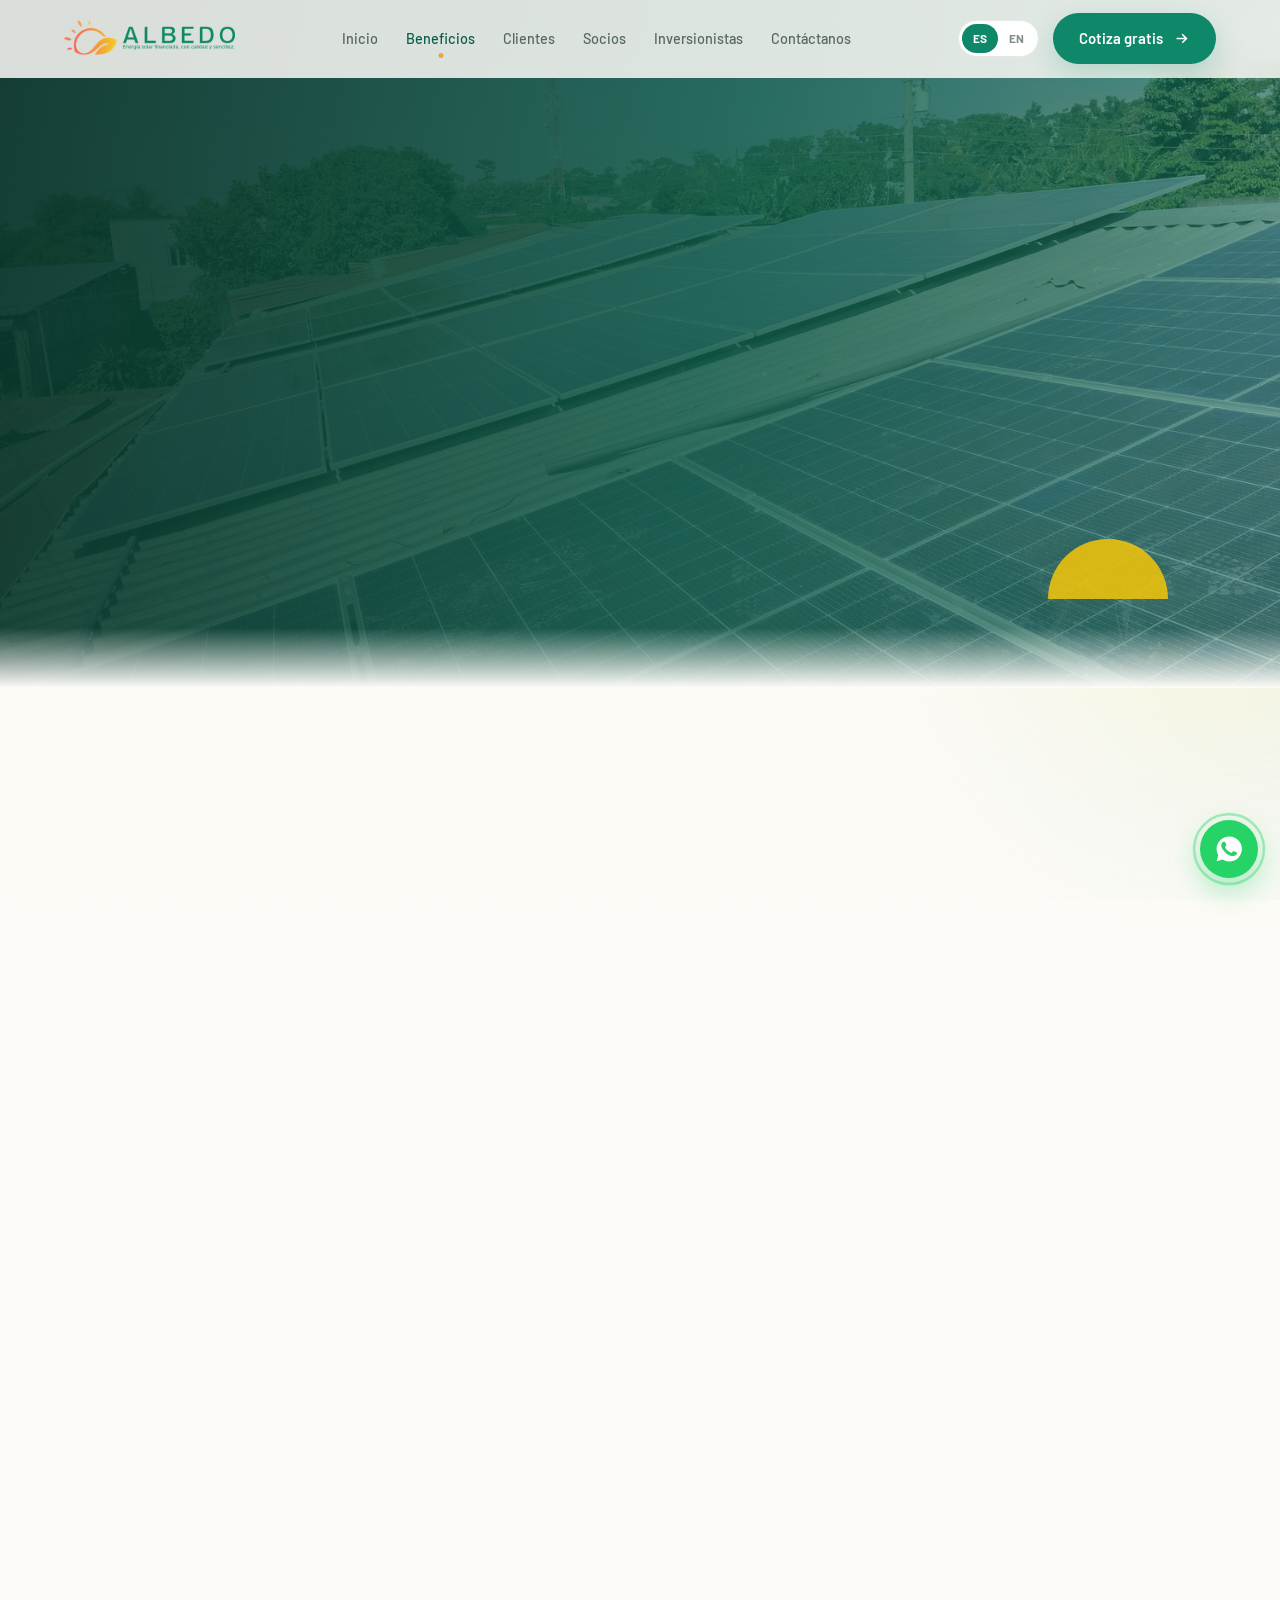
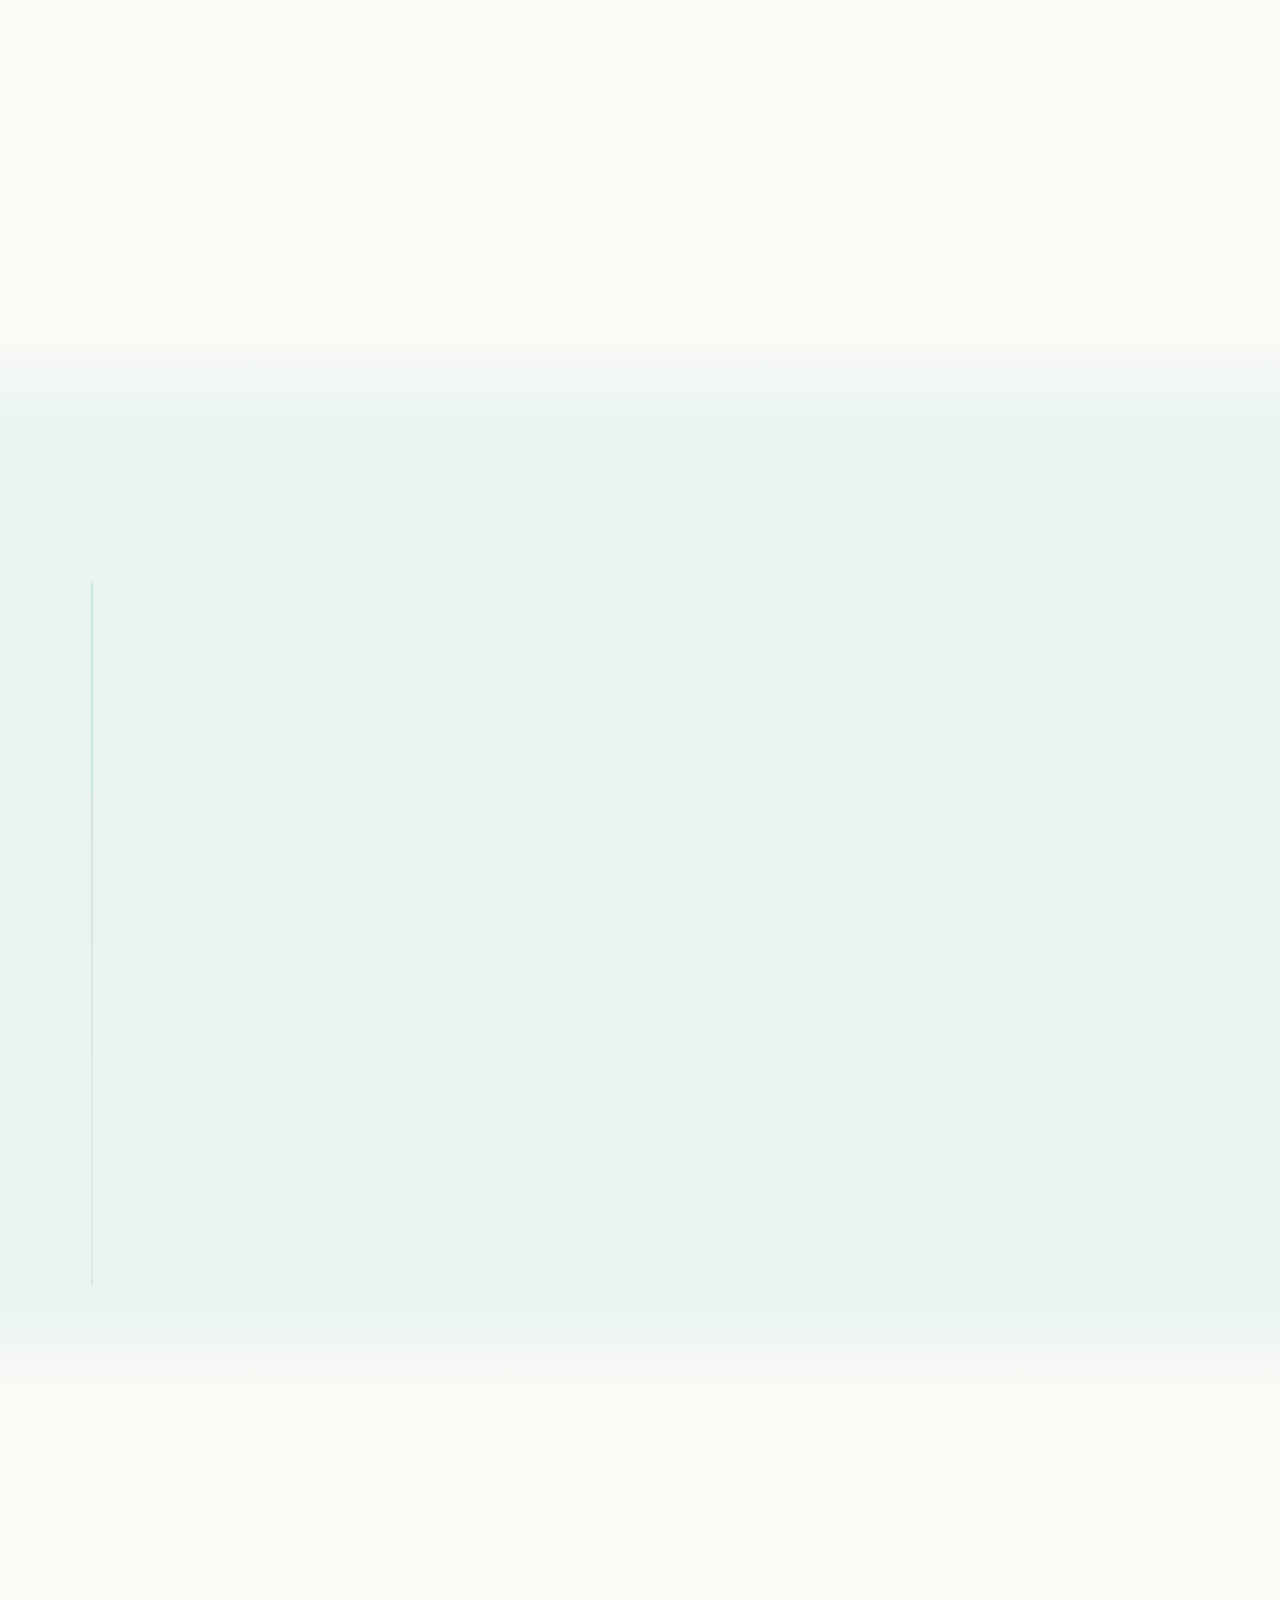
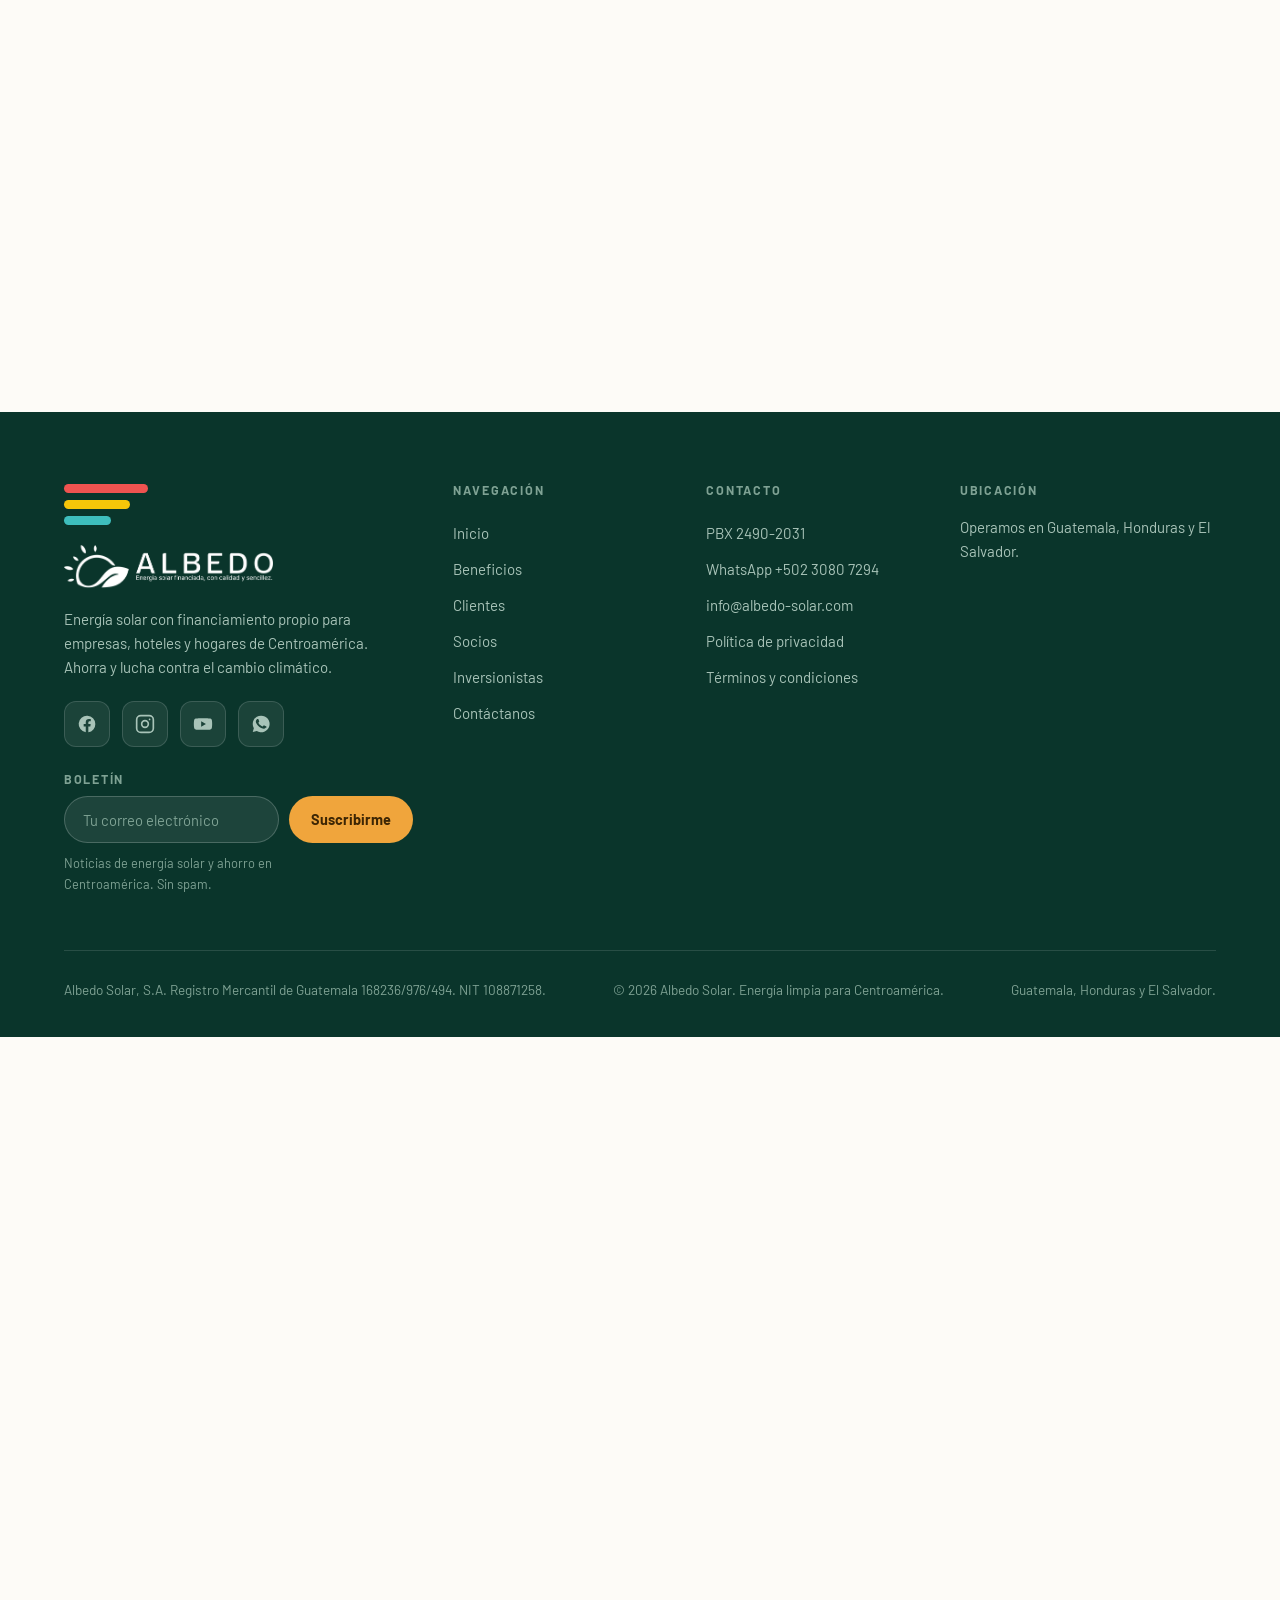
<file: como-trabajamos.html>
<!DOCTYPE html>
<html lang="es">
<head>
<meta charset="UTF-8" />
<title>Albedo Solar</title>
<meta http-equiv="refresh" content="0; url=beneficios.html#proceso" />
<link rel="canonical" href="https://albedo-solar.com/beneficios.html" />
</head>
<body><p>Redirigiendo… <a href="beneficios.html#proceso">Cómo trabajamos</a></p></body>
</html>
</file>
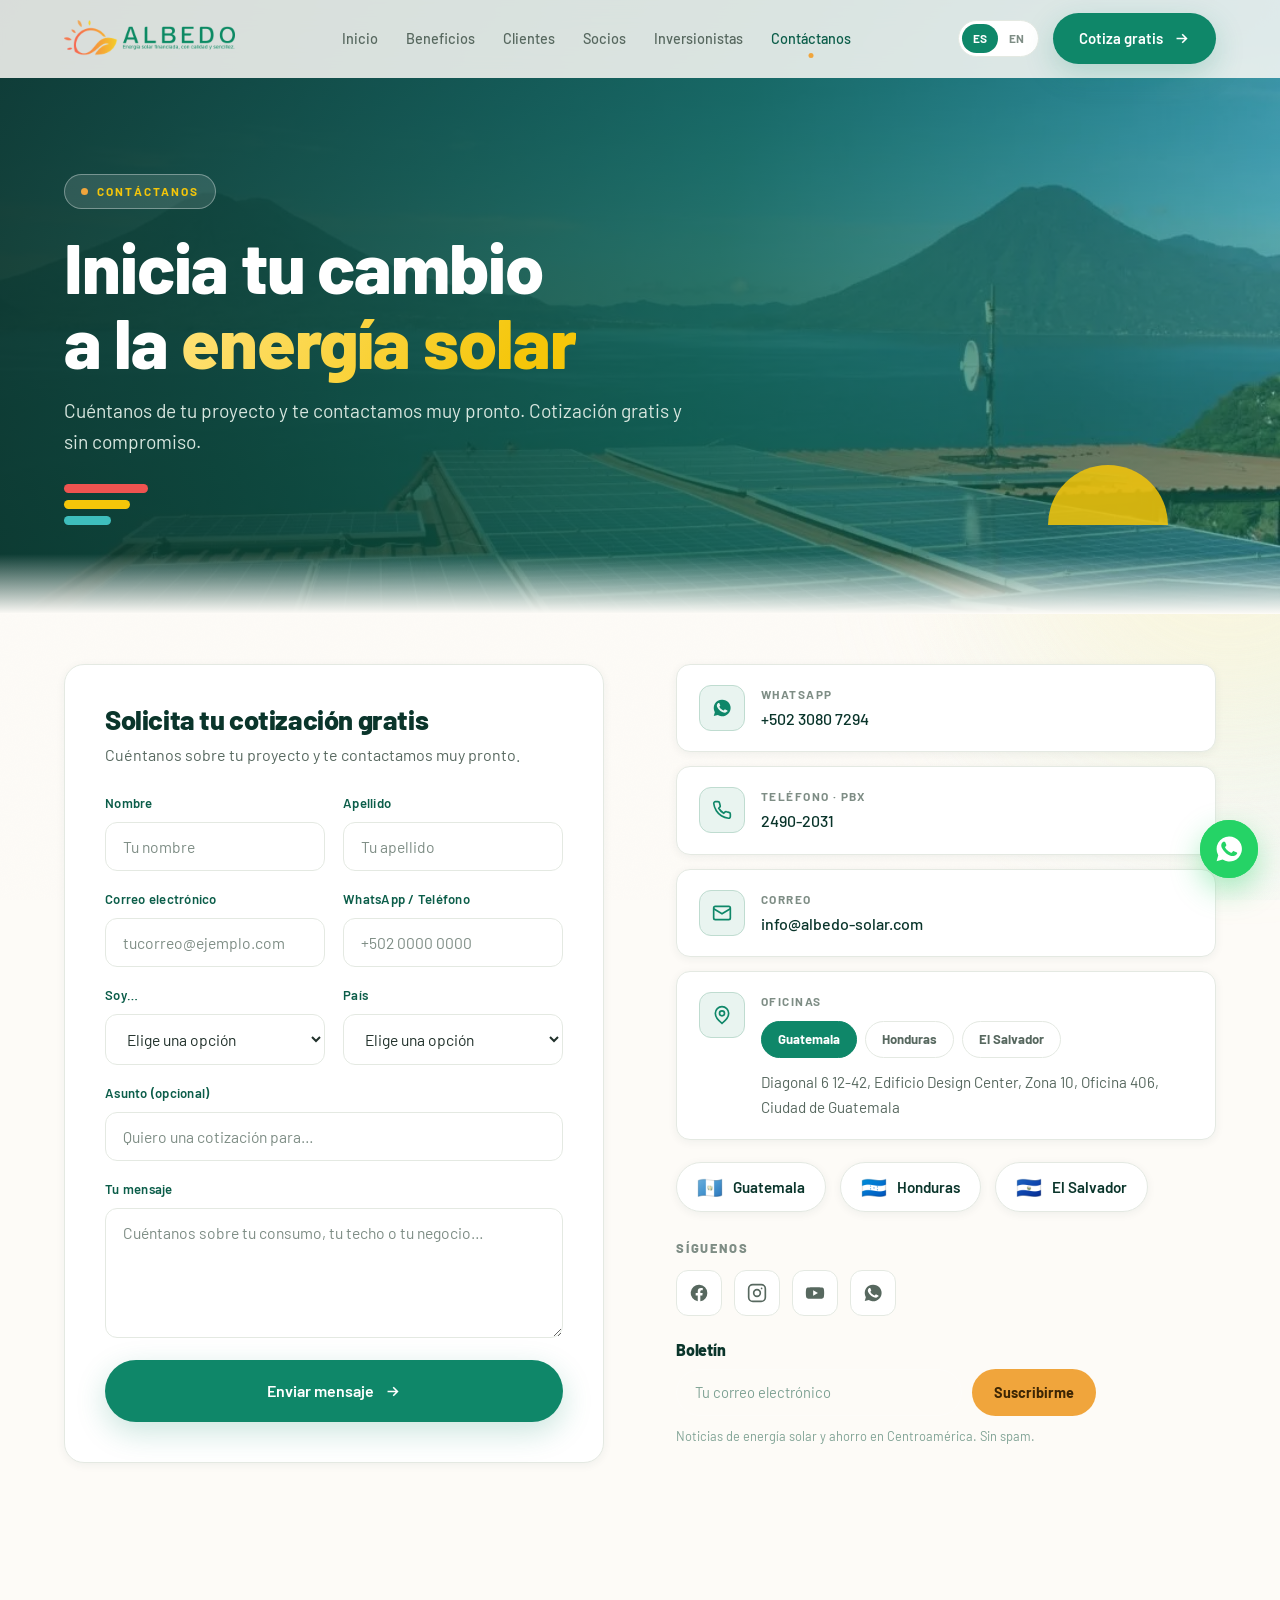
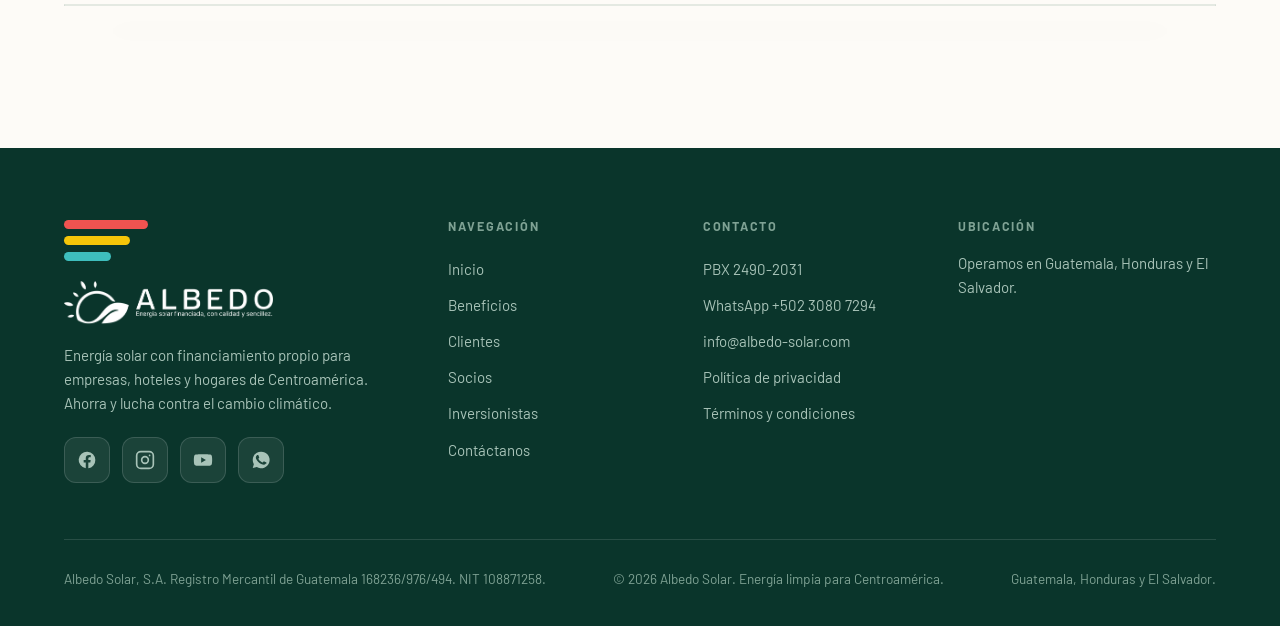
<file: contacto.html>
<!DOCTYPE html>
<html lang="es">
<head>
<meta charset="UTF-8" />
<meta name="viewport" content="width=device-width, initial-scale=1.0" />
<title data-en="Contact us | Free quote | Albedo Solar">Contáctanos | Cotización gratis | Albedo Solar</title>
<meta name="description" data-en="Free, no-obligation quote. WhatsApp, phone and email." content="Cotiza gratis y sin compromiso. WhatsApp, teléfono y correo." />
<link rel="icon" type="image/png" href="assets/images/green-logo-sun.png" />
<link rel="preconnect" href="https://fonts.googleapis.com">
<link rel="preconnect" href="https://fonts.gstatic.com" crossorigin>
<link rel="alternate" hreflang="es" href="https://albedo-solar.com/contacto.html" />
<link rel="alternate" hreflang="en" href="https://albedo-solar.com/contacto.html?lang=en" />
<link rel="alternate" hreflang="x-default" href="https://albedo-solar.com/contacto.html" />
<link rel="stylesheet" href="assets/css/styles.css?v=10" />
</head>
<body>

<div class="bg-field"></div>
<div class="aurora aurora--1"></div>
<div class="aurora aurora--2"></div>

<!-- NAV -->
<nav class="nav">
  <div class="wrap">
    <a class="brand" href="index.html"><img src="assets/images/albedo-wordmark-es.png" data-en-src="assets/images/albedo-wordmark.png" alt="Albedo Solar" style="height:36px;width:auto" /></a>
    <div class="nav-links">
      <a href="index.html" data-en="Home">Inicio</a>
      <a href="beneficios.html" data-en="Benefits">Beneficios</a>
      <a href="clientes.html" data-en="Clients">Clientes</a>
      <a href="socios.html" data-en="Installers">Socios</a>
      <a href="inversionistas.html" data-en="Investors">Inversionistas</a>
      <a href="contacto.html" class="active" data-en="Contact">Contáctanos</a>
    </div>
    <div class="nav-right">
      <div class="lang"><button data-lang="es" class="on">ES</button><button data-lang="en">EN</button></div>
      <a href="contacto.html" class="btn btn--primary nav-cta" data-en="Get a Free Quote">Cotiza gratis
        <svg viewBox="0 0 24 24" fill="none" stroke="currentColor" stroke-width="2.2"><path d="M5 12h14M13 6l6 6-6 6"/></svg></a>
      <button class="burger" aria-label="Menú"><span></span><span></span><span></span></button>
    </div>
  </div>
</nav>
<div class="drawer">
  <a href="index.html" data-en="Home">Inicio</a>
  <a href="beneficios.html" data-en="Benefits">Beneficios</a>
  <a href="clientes.html" data-en="Clients">Clientes</a>
  <a href="socios.html" data-en="Installers">Socios</a>
  <a href="inversionistas.html" data-en="Investors">Inversionistas</a>
  <a href="contacto.html" data-en="Contact">Contáctanos</a>
  <a href="contacto.html" class="btn btn--primary" data-en="Get a Free Quote">Cotiza gratis</a>
</div>

<!-- PAGE HERO -->
<section class="page-hero photo-hero" style="background-image:url('assets/images/hero-atitlan.jpg')">
  <div class="wrap">
    <span class="halfsun" aria-hidden="true"></span>
    <span class="eyebrow" data-reveal data-en="Contact Us">Contáctanos</span>
    <h1 data-reveal data-delay="1" data-en="Start Your Switch to &lt;span class=&quot;gradient-text&quot;&gt;Solar&lt;/span&gt;" style="margin-top:20px;max-width:18ch">Inicia tu cambio a la <span class="gradient-text">energía solar</span></h1>
    <p class="lead" data-reveal data-delay="2" data-en="Tell us about your project and we’ll get back to you fast. Free quote, no strings.">Cuéntanos de tu proyecto y te contactamos muy pronto. Cotización gratis y sin compromiso.</p>
    <div class="tricolor" data-reveal data-delay="3" aria-hidden="true"><i></i><i></i><i></i></div>
  </div>
</section>

<!-- CONTACT GRID -->
<section class="section-pad" style="padding-top:clamp(28px,4vw,52px)">
  <div class="wrap">
    <div class="split" style="align-items:start">
      <!-- form -->
      <div class="card" data-reveal style="padding:clamp(24px,4vw,40px)">
        <h3 style="margin-bottom:8px" data-en="Request Your Free Quote">Solicita tu cotización gratis</h3>
        <p style="color:var(--muted);margin-bottom:26px" data-en="Tell us about your project and we’ll be in touch soon.">Cuéntanos sobre tu proyecto y te contactamos muy pronto.</p>
        <form id="contact-form" novalidate>
          <div class="form-grid">
            <div class="field"><label for="nombre" data-en="First name">Nombre</label><input id="nombre" name="nombre" type="text" placeholder="Tu nombre" data-en-ph="Your first name" required /></div>
            <div class="field"><label for="apellido" data-en="Last name">Apellido</label><input id="apellido" name="apellido" type="text" placeholder="Tu apellido" data-en-ph="Your last name" required /></div>
            <div class="field"><label for="correo" data-en="Email">Correo electrónico</label><input id="correo" name="correo" type="email" placeholder="tucorreo@ejemplo.com" data-en-ph="you@example.com" required /></div>
            <div class="field"><label for="whatsapp" data-en="WhatsApp / Phone">WhatsApp / Teléfono</label><input id="whatsapp" name="whatsapp" type="tel" placeholder="+502 0000 0000" data-en-ph="+502 0000 0000" required /></div>
            <div class="field"><label for="soy" data-en="I am a…">Soy…</label>
              <select id="soy" name="soy" required>
                <option value="" data-en="Choose one">Elige una opción</option>
                <option value="Empresa" data-en="Business">Empresa</option>
                <option value="Hogar" data-en="Home">Hogar</option>
                <option value="Instalador" data-en="Installer">Instalador</option>
                <option value="Inversionista" data-en="Investor">Inversionista</option>
                <option value="Otro" data-en="Other">Otro</option>
              </select>
            </div>
            <div class="field"><label for="pais" data-en="Country">País</label>
              <select id="pais" name="pais" required>
                <option value="" data-en="Choose one">Elige una opción</option>
                <option value="Guatemala">Guatemala</option>
                <option value="Honduras">Honduras</option>
                <option value="El Salvador">El Salvador</option>
              </select>
            </div>
            <div class="field full"><label for="asunto" data-en="Subject (optional)">Asunto (opcional)</label><input id="asunto" name="asunto" type="text" placeholder="Quiero una cotización para…" data-en-ph="I’d like a quote for…" /></div>
            <div class="field full"><label for="mensaje" data-en="Your message">Tu mensaje</label><textarea id="mensaje" name="mensaje" placeholder="Cuéntanos sobre tu consumo, tu techo o tu negocio…" data-en-ph="Tell us about your usage, your roof or your business…" required></textarea></div>
          </div>
          <!-- honeypot (anti-spam, hidden from users) -->
          <input type="text" name="_gotcha" tabindex="-1" autocomplete="off" aria-hidden="true" style="position:absolute;left:-9999px;width:1px;height:1px;opacity:0" />
          <button type="submit" class="btn btn--primary btn--lg" style="margin-top:22px;width:100%;justify-content:center" data-en="Send Message">Enviar mensaje
            <svg viewBox="0 0 24 24" fill="none" stroke="currentColor" stroke-width="2.2"><path d="M5 12h14M13 6l6 6-6 6"/></svg></button>
          <p class="form-note" style="display:none;margin-top:18px;font-weight:500"></p>
        </form>
      </div>

      <!-- contact info -->
      <div data-reveal data-delay="1">
        <div class="contact-tiles">
          <a class="ct" href="https://wa.me/50230807294" target="_blank" rel="noopener">
            <span class="ico"><svg viewBox="0 0 24 24" fill="currentColor"><path d="M12 2a10 10 0 0 0-8.6 15l-1.3 4.7 4.8-1.3A10 10 0 1 0 12 2zm5.8 14.2c-.2.7-1.4 1.3-2 1.4-.5.1-1.2.1-1.9-.1-.4-.1-1-.3-1.7-.6-3-1.3-5-4.4-5.1-4.6-.2-.2-1.3-1.7-1.3-3.2s.8-2.3 1.1-2.6c.3-.3.6-.4.8-.4h.6c.2 0 .4 0 .7.5l.8 2c.1.2.1.4 0 .6l-.4.5-.3.4c-.2.2-.4.4-.2.7.2.4.9 1.5 2 2.4 1.3 1.2 2.4 1.5 2.7 1.7.3.1.5.1.7-.1l.9-1c.2-.3.4-.2.7-.1l2 .9c.3.2.5.2.6.4.1.1.1.7-.2 1.4z"/></svg></span>
            <div><div class="k">WhatsApp</div><div class="v">+502 3080 7294</div></div>
          </a>
          <a class="ct" href="tel:+50224902031">
            <span class="ico"><svg viewBox="0 0 24 24" fill="none" stroke="currentColor" stroke-width="2"><path d="M22 16.9v3a2 2 0 0 1-2.2 2 19.8 19.8 0 0 1-8.6-3 19.5 19.5 0 0 1-6-6 19.8 19.8 0 0 1-3.1-8.7A2 2 0 0 1 4.1 2h3a2 2 0 0 1 2 1.7c.1 1 .4 1.9.7 2.8a2 2 0 0 1-.5 2.1L8.1 9.9a16 16 0 0 0 6 6l1.3-1.3a2 2 0 0 1 2.1-.4c.9.3 1.8.6 2.8.7a2 2 0 0 1 1.7 2z"/></svg></span>
            <div><div class="k" data-en="Phone · PBX">Teléfono · PBX</div><div class="v">2490-2031</div></div>
          </a>
          <a class="ct" href="mailto:info@albedo-solar.com">
            <span class="ico"><svg viewBox="0 0 24 24" fill="none" stroke="currentColor" stroke-width="2"><rect x="2" y="4" width="20" height="16" rx="2"/><path d="m2 7 10 6 10-6"/></svg></span>
            <div><div class="k" data-en="Email">Correo</div><div class="v">info@albedo-solar.com</div></div>
          </a>
          <div class="ct">
            <span class="ico"><svg viewBox="0 0 24 24" fill="none" stroke="currentColor" stroke-width="2"><path d="M20 10c0 6-8 12-8 12s-8-6-8-12a8 8 0 0 1 16 0z"/><circle cx="12" cy="10" r="3"/></svg></span>
            <div style="flex:1"><div class="k" data-en="Offices">Oficinas</div>
              <div class="office-tabs" role="tablist">
                <button type="button" class="on" data-office="gt">Guatemala</button>
                <button type="button" data-office="hn">Honduras</button>
                <button type="button" data-office="sv">El Salvador</button>
              </div>
              <p class="office-addr" data-office-panel="gt">Diagonal 6 12-42, Edificio Design Center, Zona 10, Oficina 406, Ciudad de Guatemala</p>
              <p class="office-addr" data-office-panel="hn" hidden data-en="Honduras office: address coming soon. Reach us on WhatsApp.">Oficina en Honduras: dirección próximamente. Escríbenos por WhatsApp.</p>
              <p class="office-addr" data-office-panel="sv" hidden data-en="El Salvador office: address coming soon. Reach us on WhatsApp.">Oficina en El Salvador: dirección próximamente. Escríbenos por WhatsApp.</p>
            </div>
          </div>
        </div>

        <div class="region" style="margin-top:22px;justify-content:flex-start">
          <span class="flag"><span>🇬🇹</span> Guatemala</span>
          <span class="flag"><span>🇭🇳</span> Honduras</span>
          <span class="flag"><span>🇸🇻</span> El Salvador</span>
        </div>

        <h4 style="font-family:var(--font-display);font-size:.8rem;letter-spacing:.14em;text-transform:uppercase;color:var(--muted-2);margin:30px 0 14px" data-en="Follow Us">Síguenos</h4>
        <div class="socials">
          <a href="https://www.facebook.com/AlbedoSolarGuate" target="_blank" rel="noopener" aria-label="Facebook"><svg viewBox="0 0 24 24" fill="currentColor"><path d="M22 12a10 10 0 1 0-11.5 9.9v-7H8v-2.9h2.5V9.8c0-2.5 1.5-3.9 3.8-3.9 1.1 0 2.2.2 2.2.2v2.5h-1.3c-1.2 0-1.6.8-1.6 1.6v1.9h2.8l-.4 2.9h-2.4v7A10 10 0 0 0 22 12z"/></svg></a>
          <a href="https://www.instagram.com/albedo.solar/" target="_blank" rel="noopener" aria-label="Instagram"><svg viewBox="0 0 24 24" fill="none" stroke="currentColor" stroke-width="2"><rect x="2" y="2" width="20" height="20" rx="5"/><circle cx="12" cy="12" r="4"/><circle cx="17.5" cy="6.5" r="1" fill="currentColor" stroke="none"/></svg></a>
          <a href="https://www.youtube.com/@albedosolar9647" target="_blank" rel="noopener" aria-label="YouTube"><svg viewBox="0 0 24 24" fill="currentColor"><path d="M23 12s0-3.2-.4-4.7a2.5 2.5 0 0 0-1.8-1.8C19.2 5 12 5 12 5s-7.2 0-8.8.5A2.5 2.5 0 0 0 1.4 7.3 26 26 0 0 0 1 12a26 26 0 0 0 .4 4.7 2.5 2.5 0 0 0 1.8 1.8C4.8 19 12 19 12 19s7.2 0 8.8-.5a2.5 2.5 0 0 0 1.8-1.8C23 15.2 23 12 23 12zM9.8 15.3V8.7l5.7 3.3z"/></svg></a>
          <a href="https://wa.me/50230807294" target="_blank" rel="noopener" aria-label="WhatsApp"><svg viewBox="0 0 24 24" fill="currentColor"><path d="M12 2a10 10 0 0 0-8.6 15l-1.3 4.7 4.8-1.3A10 10 0 1 0 12 2zm5.8 14.2c-.2.7-1.4 1.3-2 1.4-.5.1-1.2.1-1.9-.1-.4-.1-1-.3-1.7-.6-3-1.3-5-4.4-5.1-4.6-.2-.2-1.3-1.7-1.3-3.2s.8-2.3 1.1-2.6c.3-.3.6-.4.8-.4h.6c.2 0 .4 0 .7.5l.8 2c.1.2.1.4 0 .6l-.4.5-.3.4c-.2.2-.4.4-.2.7.2.4.9 1.5 2 2.4 1.3 1.2 2.4 1.5 2.7 1.7.3.1.5.1.7-.1l.9-1c.2-.3.4-.2.7-.1l2 .9c.3.2.5.2.6.4.1.1.1.7-.2 1.4z"/></svg></a>
        </div>
        <div class="newsletter">
          <h4 data-en="Newsletter">Boletín</h4>
          <form novalidate>
            <div class="nl-row">
              <input type="email" name="EMAIL" placeholder="Tu correo electrónico" data-en-ph="Your email address" required aria-label="Correo para el boletín" data-en-aria="Newsletter email" />
              <button type="submit" data-en="Subscribe">Suscribirme</button>
            </div>
            <p class="nl-note" data-en="News on solar and savings in Central America. No spam.">Noticias de energía solar y ahorro en Centroamérica. Sin spam.</p>
          </form>
        </div>
      </div>
    </div>
  </div>
</section>

<!-- MAP -->
<section class="section-pad" style="padding-top:clamp(20px,3vw,40px)">
  <div class="wrap">
    <div class="video-wrap" data-reveal style="aspect-ratio:auto">
      <iframe title="Ubicación de Albedo Solar" src="https://www.google.com/maps?q=Edificio%20Design%20Center%20Zona%2010%20Guatemala&output=embed" style="aspect-ratio:21/9;filter:grayscale(0.25) saturate(0.9)" loading="lazy"></iframe>
    </div>
  </div>
</section>

<!-- FOOTER -->
<footer class="footer">
  <div class="wrap">
    <div class="footer-grid">
      <div>
        <div class="tricolor footer-tricolor" aria-hidden="true" style="margin:0 0 20px"><i></i><i></i><i></i></div>
        <a class="brand" href="index.html"><img src="assets/images/albedo-wordmark-es-white.png" data-en-src="assets/images/albedo-wordmark-white.png" alt="Albedo Solar" style="height:44px;width:auto" /></a>
        <p data-en="Solar energy with built-in financing for businesses, hotels and homes across Central America. Save money and fight climate change.">Energía solar con financiamiento propio para empresas, hoteles y hogares de Centroamérica. Ahorra y lucha contra el cambio climático.</p>
        <div class="socials" style="margin-top:22px">
          <a href="https://www.facebook.com/AlbedoSolarGuate" target="_blank" rel="noopener" aria-label="Facebook"><svg viewBox="0 0 24 24" fill="currentColor"><path d="M22 12a10 10 0 1 0-11.5 9.9v-7H8v-2.9h2.5V9.8c0-2.5 1.5-3.9 3.8-3.9 1.1 0 2.2.2 2.2.2v2.5h-1.3c-1.2 0-1.6.8-1.6 1.6v1.9h2.8l-.4 2.9h-2.4v7A10 10 0 0 0 22 12z"/></svg></a>
          <a href="https://www.instagram.com/albedo.solar/" target="_blank" rel="noopener" aria-label="Instagram"><svg viewBox="0 0 24 24" fill="none" stroke="currentColor" stroke-width="2"><rect x="2" y="2" width="20" height="20" rx="5"/><circle cx="12" cy="12" r="4"/><circle cx="17.5" cy="6.5" r="1" fill="currentColor" stroke="none"/></svg></a>
          <a href="https://www.youtube.com/@albedosolar9647" target="_blank" rel="noopener" aria-label="YouTube"><svg viewBox="0 0 24 24" fill="currentColor"><path d="M23 12s0-3.2-.4-4.7a2.5 2.5 0 0 0-1.8-1.8C19.2 5 12 5 12 5s-7.2 0-8.8.5A2.5 2.5 0 0 0 1.4 7.3 26 26 0 0 0 1 12a26 26 0 0 0 .4 4.7 2.5 2.5 0 0 0 1.8 1.8C4.8 19 12 19 12 19s7.2 0 8.8-.5a2.5 2.5 0 0 0 1.8-1.8C23 15.2 23 12 23 12zM9.8 15.3V8.7l5.7 3.3z"/></svg></a>
          <a href="https://wa.me/50230807294" target="_blank" rel="noopener" aria-label="WhatsApp"><svg viewBox="0 0 24 24" fill="currentColor"><path d="M12 2a10 10 0 0 0-8.6 15l-1.3 4.7 4.8-1.3A10 10 0 1 0 12 2zm5.8 14.2c-.2.7-1.4 1.3-2 1.4-.5.1-1.2.1-1.9-.1-.4-.1-1-.3-1.7-.6-3-1.3-5-4.4-5.1-4.6-.2-.2-1.3-1.7-1.3-3.2s.8-2.3 1.1-2.6c.3-.3.6-.4.8-.4h.6c.2 0 .4 0 .7.5l.8 2c.1.2.1.4 0 .6l-.4.5-.3.4c-.2.2-.4.4-.2.7.2.4.9 1.5 2 2.4 1.3 1.2 2.4 1.5 2.7 1.7.3.1.5.1.7-.1l.9-1c.2-.3.4-.2.7-.1l2 .9c.3.2.5.2.6.4.1.1.1.7-.2 1.4z"/></svg></a>
        </div>
      </div>
      <div class="footer-col">
        <h4 data-en="Navigation">Navegación</h4>
        <a href="index.html" data-en="Home">Inicio</a>
        <a href="beneficios.html" data-en="Benefits">Beneficios</a>
          <a href="clientes.html" data-en="Clients">Clientes</a>
        <a href="socios.html" data-en="Installers">Socios</a>
        <a href="inversionistas.html" data-en="Investors">Inversionistas</a>
        <a href="contacto.html" data-en="Contact">Contáctanos</a>
      </div>
      <div class="footer-col">
        <h4 data-en="Contact">Contacto</h4>
        <a href="tel:+50224902031">PBX 2490-2031</a>
        <a href="https://wa.me/50230807294" target="_blank" rel="noopener">WhatsApp +502 3080 7294</a>
        <a href="mailto:info@albedo-solar.com">info@albedo-solar.com</a>
        <a href="privacidad.html" data-en="Privacy Policy">Política de privacidad</a>
        <a href="terminos.html" data-en="Terms">Términos y condiciones</a>
      </div>
      <div class="footer-col">
        <h4 data-en="Location">Ubicación</h4>
        <p style="font-size:.94rem" data-en="We work across Guatemala, Honduras and El Salvador.">Operamos en Guatemala, Honduras y El Salvador.</p>
      </div>
    </div>
    <div class="footer-bottom">
      <span data-en="Albedo Solar, S.A. Registro Mercantil De Guatemala 168236/976/494. NIT 108871258.">Albedo Solar, S.A. Registro Mercantil de Guatemala 168236/976/494. NIT 108871258.</span>

      <span data-en="© 2026 Albedo Solar. Clean Energy for Central America.">© <span data-year>2026</span> Albedo Solar. Energía limpia para Centroamérica.</span>
      <span data-en="Guatemala, Honduras and El Salvador.">Guatemala, Honduras y El Salvador.</span>
    </div>
  </div>
</footer>

<a class="wa-float" href="https://wa.me/50230807294" target="_blank" rel="noopener" aria-label="WhatsApp" data-en-aria="Chat on WhatsApp">
  <svg viewBox="0 0 24 24"><path d="M12 2a10 10 0 0 0-8.6 15l-1.3 4.7 4.8-1.3A10 10 0 1 0 12 2zm5.8 14.2c-.2.7-1.4 1.3-2 1.4-.5.1-1.2.1-1.9-.1-.4-.1-1-.3-1.7-.6-3-1.3-5-4.4-5.1-4.6-.2-.2-1.3-1.7-1.3-3.2s.8-2.3 1.1-2.6c.3-.3.6-.4.8-.4h.6c.2 0 .4 0 .7.5l.8 2c.1.2.1.4 0 .6l-.4.5-.3.4c-.2.2-.4.4-.2.7.2.4.9 1.5 2 2.4 1.3 1.2 2.4 1.5 2.7 1.7.3.1.5.1.7-.1l.9-1c.2-.3.4-.2.7-.1l2 .9c.3.2.5.2.6.4.1.1.1.7-.2 1.4z"/></svg>
</a>

<!-- sticky mobile CTA bar -->
<div class="mobile-cta">
  <a class="btn btn--primary" href="https://wa.me/50230807294" target="_blank" rel="noopener" data-wa-es="Hola Albedo. Quiero una cotización gratis." data-wa-en="Hi Albedo. I'd like a free quote." data-en="WhatsApp">WhatsApp</a>
  <a class="btn btn--ghost" href="beneficios.html#estimador" data-en="See Your Savings">Calcula tu ahorro</a>
</div>

<script src="assets/js/config.js?v=10"></script>
<script src="assets/js/main.js?v=10"></script>
</body>
</html>
</file>
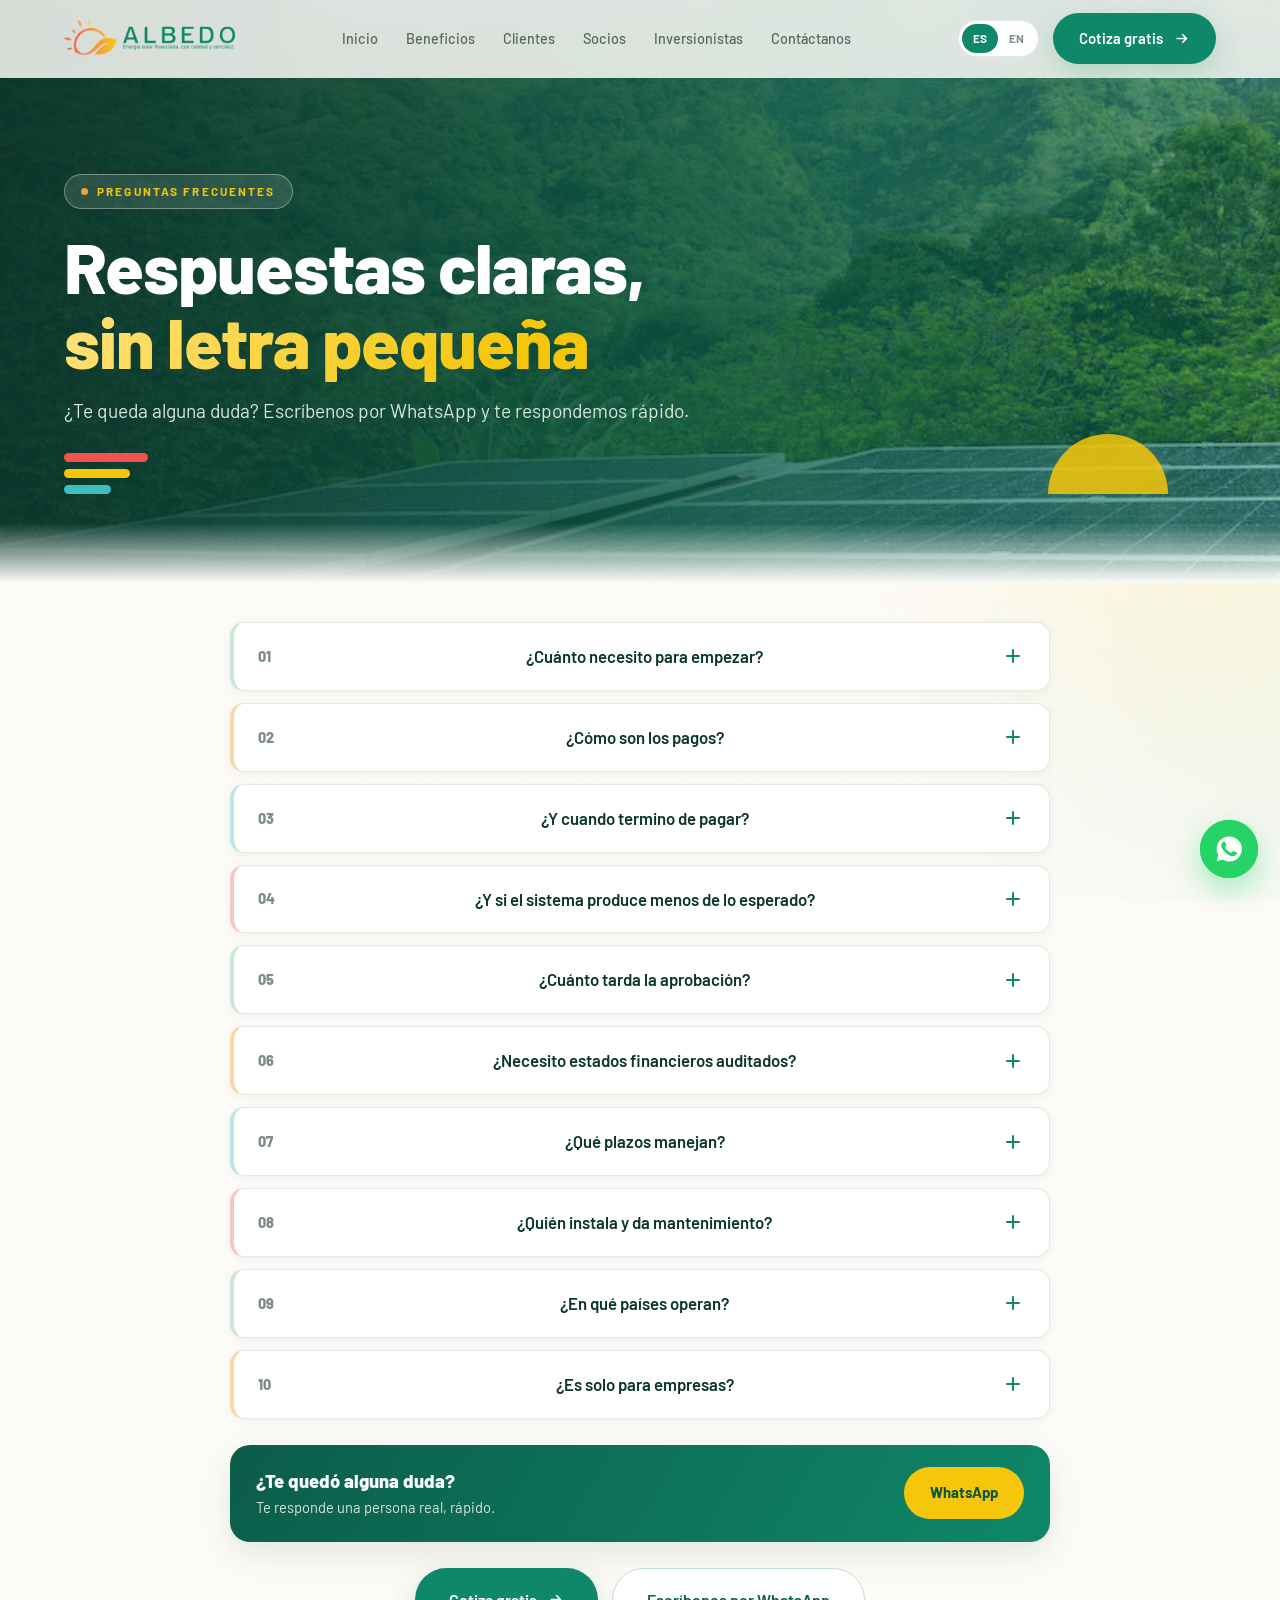
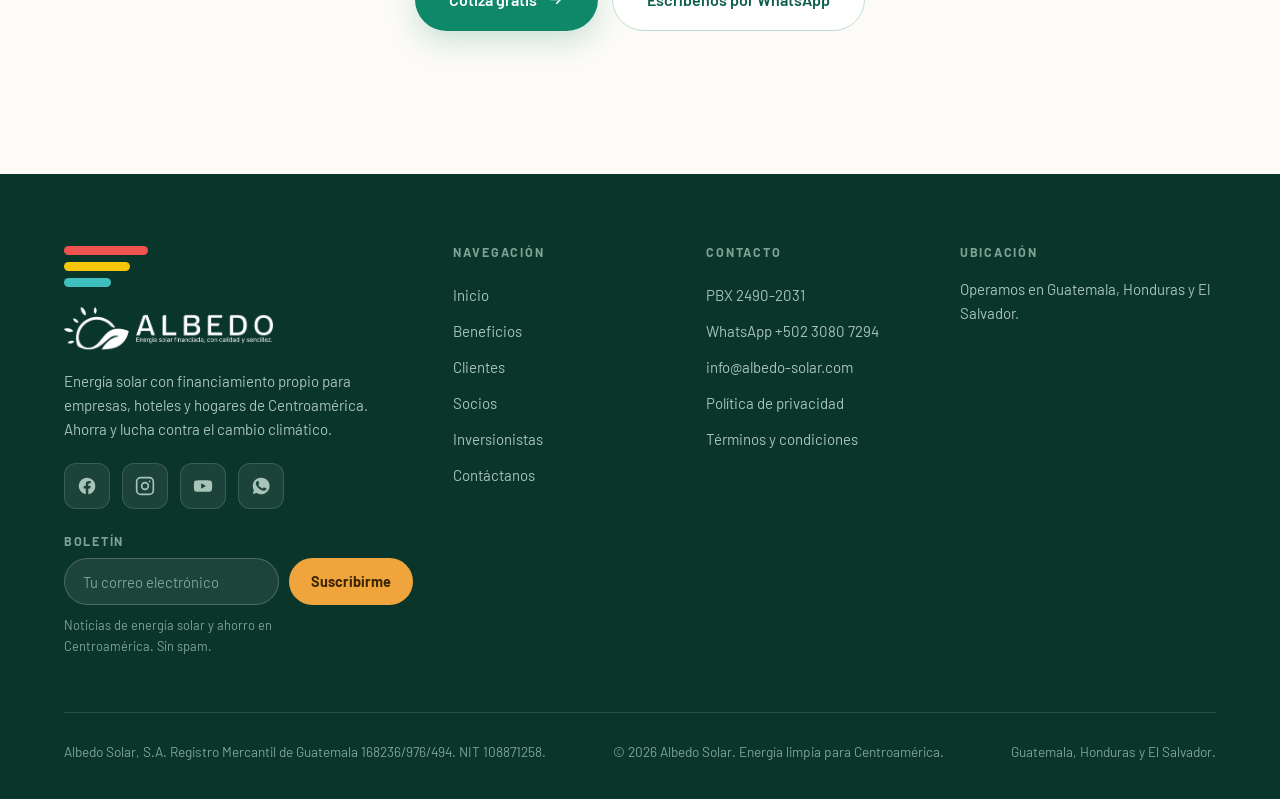
<file: faq.html>
<!DOCTYPE html>
<html lang="es">
<head>
<meta charset="UTF-8" />
<meta name="viewport" content="width=device-width, initial-scale=1.0" />
<title data-en="FAQ | Albedo Solar">Preguntas frecuentes | Albedo Solar</title>
<meta name="description" data-en="Everything about financing, payments, approval and warranties for solar with Albedo in Central America." content="Todo sobre financiamiento, pagos, aprobación y garantías de la energía solar con Albedo en Centroamérica." />
<link rel="icon" type="image/png" href="assets/images/green-logo-sun.png" />
<link rel="preconnect" href="https://fonts.googleapis.com">
<link rel="preconnect" href="https://fonts.gstatic.com" crossorigin>
<link rel="alternate" hreflang="es" href="https://albedo-solar.com/faq.html" />
<link rel="alternate" hreflang="en" href="https://albedo-solar.com/faq.html?lang=en" />
<link rel="alternate" hreflang="x-default" href="https://albedo-solar.com/faq.html" />
<link rel="stylesheet" href="assets/css/styles.css?v=10" />
</head>
<body>

<div class="bg-field"></div>
<div class="aurora aurora--1"></div>
<div class="aurora aurora--2"></div>

<!-- NAV -->
<nav class="nav">
  <div class="wrap">
    <a class="brand" href="index.html"><img src="assets/images/albedo-wordmark-es.png" data-en-src="assets/images/albedo-wordmark.png" alt="Albedo Solar" style="height:36px;width:auto" /></a>
    <div class="nav-links">
      <a href="index.html" data-en="Home">Inicio</a>
      <a href="beneficios.html" data-en="Benefits">Beneficios</a>
      <a href="clientes.html" data-en="Clients">Clientes</a>
      <a href="socios.html" data-en="Installers">Socios</a>
      <a href="inversionistas.html" data-en="Investors">Inversionistas</a>
      <a href="contacto.html" data-en="Contact">Contáctanos</a>
    </div>
    <div class="nav-right">
      <div class="lang"><button data-lang="es" class="on">ES</button><button data-lang="en">EN</button></div>
      <a href="contacto.html" class="btn btn--primary nav-cta" data-en="Get a Free Quote">Cotiza gratis
        <svg viewBox="0 0 24 24" fill="none" stroke="currentColor" stroke-width="2.2"><path d="M5 12h14M13 6l6 6-6 6"/></svg></a>
      <button class="burger" aria-label="Menú"><span></span><span></span><span></span></button>
    </div>
  </div>
</nav>
<div class="drawer">
  <a href="index.html" data-en="Home">Inicio</a>
  <a href="beneficios.html" data-en="Benefits">Beneficios</a>
  <a href="clientes.html" data-en="Clients">Clientes</a>
  <a href="socios.html" data-en="Installers">Socios</a>
  <a href="inversionistas.html" data-en="Investors">Inversionistas</a>
  <a href="contacto.html" data-en="Contact">Contáctanos</a>
  <a href="contacto.html" class="btn btn--primary" data-en="Get a Free Quote">Cotiza gratis</a>
</div>

<!-- PAGE HERO -->
<section class="page-hero photo-hero" style="background-image:url('assets/images/solar-with-trees.jpg')">
  <div class="wrap">
    <span class="halfsun" aria-hidden="true"></span>
    <span class="eyebrow" data-reveal data-en="FAQ">Preguntas frecuentes</span>
    <h1 data-reveal data-delay="1" data-en="Answers, &lt;span class=&quot;gradient-text&quot;&gt;No Fine Print&lt;/span&gt;" style="margin-top:20px;max-width:16ch">Respuestas claras, <span class="gradient-text">sin letra pequeña</span></h1>
    <p class="lead" data-reveal data-delay="2" data-en="Still have questions? Message us on WhatsApp and we’ll answer fast.">¿Te queda alguna duda? Escríbenos por WhatsApp y te respondemos rápido.</p>
    <div class="tricolor" data-reveal data-delay="3" aria-hidden="true"><i></i><i></i><i></i></div>
  </div>
</section>

<!-- FAQ -->
<section class="section-pad" style="padding-top:40px">
  <div class="wrap">
    <div class="faq">
      <div class="faq-item"><button class="faq-q"><span data-en="How Much Do I Need to Start?">¿Cuánto necesito para empezar?</span><span class="pm"></span></button><div class="faq-a"><p data-en="Very little. The downpayment is optional: we can finance up to 100% of the install.">Muy poco. El enganche es opcional: podemos financiar hasta el 100% de la instalación.</p></div></div>
      <div class="faq-item"><button class="faq-q"><span data-en="What Are the Payments Like?">¿Cómo son los pagos?</span><span class="pm"></span></button><div class="faq-a"><p data-en="Monthly payments similar to or lower than your power bill, with a 3-month grace period to start.">Cuotas mensuales parecidas o menores a tu factura de luz, con 3 meses de gracia al inicio.</p></div></div>
      <div class="faq-item"><button class="faq-q"><span data-en="What Happens Once It’s Paid Off?">¿Y cuando termino de pagar?</span><span class="pm"></span></button><div class="faq-a"><p data-en="Decades of savings. Your bill drops by up to 90%.">Décadas de ahorro. Tu factura baja hasta 90%.</p></div></div>
      <div class="faq-item"><button class="faq-q"><span data-en="What If the System Underproduces?">¿Y si el sistema produce menos de lo esperado?</span><span class="pm"></span></button><div class="faq-a"><p data-en="With our “No Production, No Pay” guarantee, you pay less.">Con nuestra garantía “Sin Producción, No Pagas,” pagas menos.</p></div></div>
      <div class="faq-item"><button class="faq-q"><span data-en="How Long Does Approval Take?">¿Cuánto tarda la aprobación?</span><span class="pm"></span></button><div class="faq-a"><p data-en="Under 2 weeks once we have your documents. A bank takes 6 to 12 months.">Menos de 2 semanas desde tus documentos. Un banco tarda de 6 a 12 meses.</p></div></div>
      <div class="faq-item"><button class="faq-q"><span data-en="Do I Need Audited Financials?">¿Necesito estados financieros auditados?</span><span class="pm"></span></button><div class="faq-a"><p data-en="Not like a bank. We assess in person, with a site visit and your last 6 months of bills.">No como en un banco. Evaluamos en persona, con visita de sitio y tus últimos 6 meses de recibos.</p></div></div>
      <div class="faq-item"><button class="faq-q"><span data-en="What Terms Do You Offer?">¿Qué plazos manejan?</span><span class="pm"></span></button><div class="faq-a"><p data-en="Terms average 4 to 6 years depending on the project, with payments tailored to you.">Plazos en promedio de 4 a 6 años según el proyecto, con cuotas a tu medida.</p></div></div>
      <div class="faq-item"><button class="faq-q"><span data-en="Who Installs and Maintains It?">¿Quién instala y da mantenimiento?</span><span class="pm"></span></button><div class="faq-a"><p data-en="Our vetted installer network. Monitoring and support included.">Nuestra red de instaladores certificados. Monitoreo y soporte incluidos.</p></div></div>
      <div class="faq-item"><button class="faq-q"><span data-en="Which Countries?">¿En qué países operan?</span><span class="pm"></span></button><div class="faq-a"><p data-en="Guatemala, Honduras and El Salvador.">Guatemala, Honduras y El Salvador.</p></div></div>
      <div class="faq-item"><button class="faq-q"><span data-en="Is It Only for Businesses?">¿Es solo para empresas?</span><span class="pm"></span></button><div class="faq-a"><p data-en="No. Businesses, hotels, NGOs and homes.">No. Empresas, hoteles, ONGs y hogares.</p></div></div>
    </div>
    <div class="faq-cta" data-reveal>
      <div><b data-en="Still Have a Question?">¿Te quedó alguna duda?</b><span data-en="Real people answer, fast.">Te responde una persona real, rápido.</span></div>
      <a href="https://wa.me/50230807294" target="_blank" rel="noopener" class="btn btn--solar" data-wa-es="Hola Albedo. Tengo una pregunta:" data-wa-en="Hi Albedo. I have a question:">WhatsApp</a>
    </div>
    <div class="hero-actions" style="justify-content:center;margin-top:26px">
      <a href="contacto.html" class="btn btn--primary btn--lg" data-en="Get a Free Quote">Cotiza gratis
        <svg viewBox="0 0 24 24" fill="none" stroke="currentColor" stroke-width="2.2"><path d="M5 12h14M13 6l6 6-6 6"/></svg></a>
      <a href="https://wa.me/50230807294" target="_blank" rel="noopener" class="btn btn--ghost btn--lg" data-en="WhatsApp Us">Escríbenos por WhatsApp</a>
    </div>
  </div>
</section>

<!-- FOOTER -->
<footer class="footer">
  <div class="wrap">
    <div class="footer-grid">
      <div>
        <div class="tricolor footer-tricolor" aria-hidden="true" style="margin:0 0 20px"><i></i><i></i><i></i></div>
        <a class="brand" href="index.html"><img src="assets/images/albedo-wordmark-es-white.png" data-en-src="assets/images/albedo-wordmark-white.png" alt="Albedo Solar" style="height:44px;width:auto" /></a>
        <p data-en="Solar energy with built-in financing for businesses, hotels and homes across Central America. Save money and fight climate change.">Energía solar con financiamiento propio para empresas, hoteles y hogares de Centroamérica. Ahorra y lucha contra el cambio climático.</p>
        <div class="socials" style="margin-top:22px">
          <a href="https://www.facebook.com/AlbedoSolarGuate" target="_blank" rel="noopener" aria-label="Facebook"><svg viewBox="0 0 24 24" fill="currentColor"><path d="M22 12a10 10 0 1 0-11.5 9.9v-7H8v-2.9h2.5V9.8c0-2.5 1.5-3.9 3.8-3.9 1.1 0 2.2.2 2.2.2v2.5h-1.3c-1.2 0-1.6.8-1.6 1.6v1.9h2.8l-.4 2.9h-2.4v7A10 10 0 0 0 22 12z"/></svg></a>
          <a href="https://www.instagram.com/albedo.solar/" target="_blank" rel="noopener" aria-label="Instagram"><svg viewBox="0 0 24 24" fill="none" stroke="currentColor" stroke-width="2"><rect x="2" y="2" width="20" height="20" rx="5"/><circle cx="12" cy="12" r="4"/><circle cx="17.5" cy="6.5" r="1" fill="currentColor" stroke="none"/></svg></a>
          <a href="https://www.youtube.com/@albedosolar9647" target="_blank" rel="noopener" aria-label="YouTube"><svg viewBox="0 0 24 24" fill="currentColor"><path d="M23 12s0-3.2-.4-4.7a2.5 2.5 0 0 0-1.8-1.8C19.2 5 12 5 12 5s-7.2 0-8.8.5A2.5 2.5 0 0 0 1.4 7.3 26 26 0 0 0 1 12a26 26 0 0 0 .4 4.7 2.5 2.5 0 0 0 1.8 1.8C4.8 19 12 19 12 19s7.2 0 8.8-.5a2.5 2.5 0 0 0 1.8-1.8C23 15.2 23 12 23 12zM9.8 15.3V8.7l5.7 3.3z"/></svg></a>
          <a href="https://wa.me/50230807294" target="_blank" rel="noopener" aria-label="WhatsApp"><svg viewBox="0 0 24 24" fill="currentColor"><path d="M12 2a10 10 0 0 0-8.6 15l-1.3 4.7 4.8-1.3A10 10 0 1 0 12 2zm5.8 14.2c-.2.7-1.4 1.3-2 1.4-.5.1-1.2.1-1.9-.1-.4-.1-1-.3-1.7-.6-3-1.3-5-4.4-5.1-4.6-.2-.2-1.3-1.7-1.3-3.2s.8-2.3 1.1-2.6c.3-.3.6-.4.8-.4h.6c.2 0 .4 0 .7.5l.8 2c.1.2.1.4 0 .6l-.4.5-.3.4c-.2.2-.4.4-.2.7.2.4.9 1.5 2 2.4 1.3 1.2 2.4 1.5 2.7 1.7.3.1.5.1.7-.1l.9-1c.2-.3.4-.2.7-.1l2 .9c.3.2.5.2.6.4.1.1.1.7-.2 1.4z"/></svg></a>
        </div>
        <div class="newsletter">
          <h4 data-en="Newsletter">Boletín</h4>
          <form novalidate>
            <div class="nl-row">
              <input type="email" name="EMAIL" placeholder="Tu correo electrónico" data-en-ph="Your email address" required aria-label="Correo para el boletín" data-en-aria="Newsletter email" />
              <button type="submit" data-en="Subscribe">Suscribirme</button>
            </div>
            <p class="nl-note" data-en="News on solar and savings in Central America. No spam.">Noticias de energía solar y ahorro en Centroamérica. Sin spam.</p>
          </form>
        </div>
      </div>
      <div class="footer-col">
        <h4 data-en="Navigation">Navegación</h4>
        <a href="index.html" data-en="Home">Inicio</a>
        <a href="beneficios.html" data-en="Benefits">Beneficios</a>
          <a href="clientes.html" data-en="Clients">Clientes</a>
        <a href="socios.html" data-en="Installers">Socios</a>
        <a href="inversionistas.html" data-en="Investors">Inversionistas</a>
        <a href="contacto.html" data-en="Contact">Contáctanos</a>
      </div>
      <div class="footer-col">
        <h4 data-en="Contact">Contacto</h4>
        <a href="tel:+50224902031">PBX 2490-2031</a>
        <a href="https://wa.me/50230807294" target="_blank" rel="noopener">WhatsApp +502 3080 7294</a>
        <a href="mailto:info@albedo-solar.com">info@albedo-solar.com</a>
        <a href="privacidad.html" data-en="Privacy Policy">Política de privacidad</a>
        <a href="terminos.html" data-en="Terms">Términos y condiciones</a>
      </div>
      <div class="footer-col">
        <h4 data-en="Location">Ubicación</h4>
        <p style="font-size:.94rem" data-en="We work across Guatemala, Honduras and El Salvador.">Operamos en Guatemala, Honduras y El Salvador.</p>
      </div>
    </div>
    <div class="footer-bottom">
      <span data-en="Albedo Solar, S.A. Registro Mercantil De Guatemala 168236/976/494. NIT 108871258.">Albedo Solar, S.A. Registro Mercantil de Guatemala 168236/976/494. NIT 108871258.</span>

      <span data-en="© 2026 Albedo Solar. Clean Energy for Central America.">© <span data-year>2026</span> Albedo Solar. Energía limpia para Centroamérica.</span>
      <span data-en="Guatemala, Honduras and El Salvador.">Guatemala, Honduras y El Salvador.</span>
    </div>
  </div>
</footer>

<a class="wa-float" href="https://wa.me/50230807294" target="_blank" rel="noopener" aria-label="WhatsApp" data-en-aria="Chat on WhatsApp">
  <svg viewBox="0 0 24 24"><path d="M12 2a10 10 0 0 0-8.6 15l-1.3 4.7 4.8-1.3A10 10 0 1 0 12 2zm5.8 14.2c-.2.7-1.4 1.3-2 1.4-.5.1-1.2.1-1.9-.1-.4-.1-1-.3-1.7-.6-3-1.3-5-4.4-5.1-4.6-.2-.2-1.3-1.7-1.3-3.2s.8-2.3 1.1-2.6c.3-.3.6-.4.8-.4h.6c.2 0 .4 0 .7.5l.8 2c.1.2.1.4 0 .6l-.4.5-.3.4c-.2.2-.4.4-.2.7.2.4.9 1.5 2 2.4 1.3 1.2 2.4 1.5 2.7 1.7.3.1.5.1.7-.1l.9-1c.2-.3.4-.2.7-.1l2 .9c.3.2.5.2.6.4.1.1.1.7-.2 1.4z"/></svg>
</a>

<!-- sticky mobile CTA bar -->
<div class="mobile-cta">
  <a class="btn btn--primary" href="https://wa.me/50230807294" target="_blank" rel="noopener" data-wa-es="Hola Albedo. Quiero una cotización gratis." data-wa-en="Hi Albedo. I'd like a free quote." data-en="WhatsApp">WhatsApp</a>
  <a class="btn btn--ghost" href="beneficios.html#estimador" data-en="See Your Savings">Calcula tu ahorro</a>
</div>

<script src="assets/js/config.js?v=10"></script>
<script src="assets/js/main.js?v=10"></script>
</body>
</html>
</file>
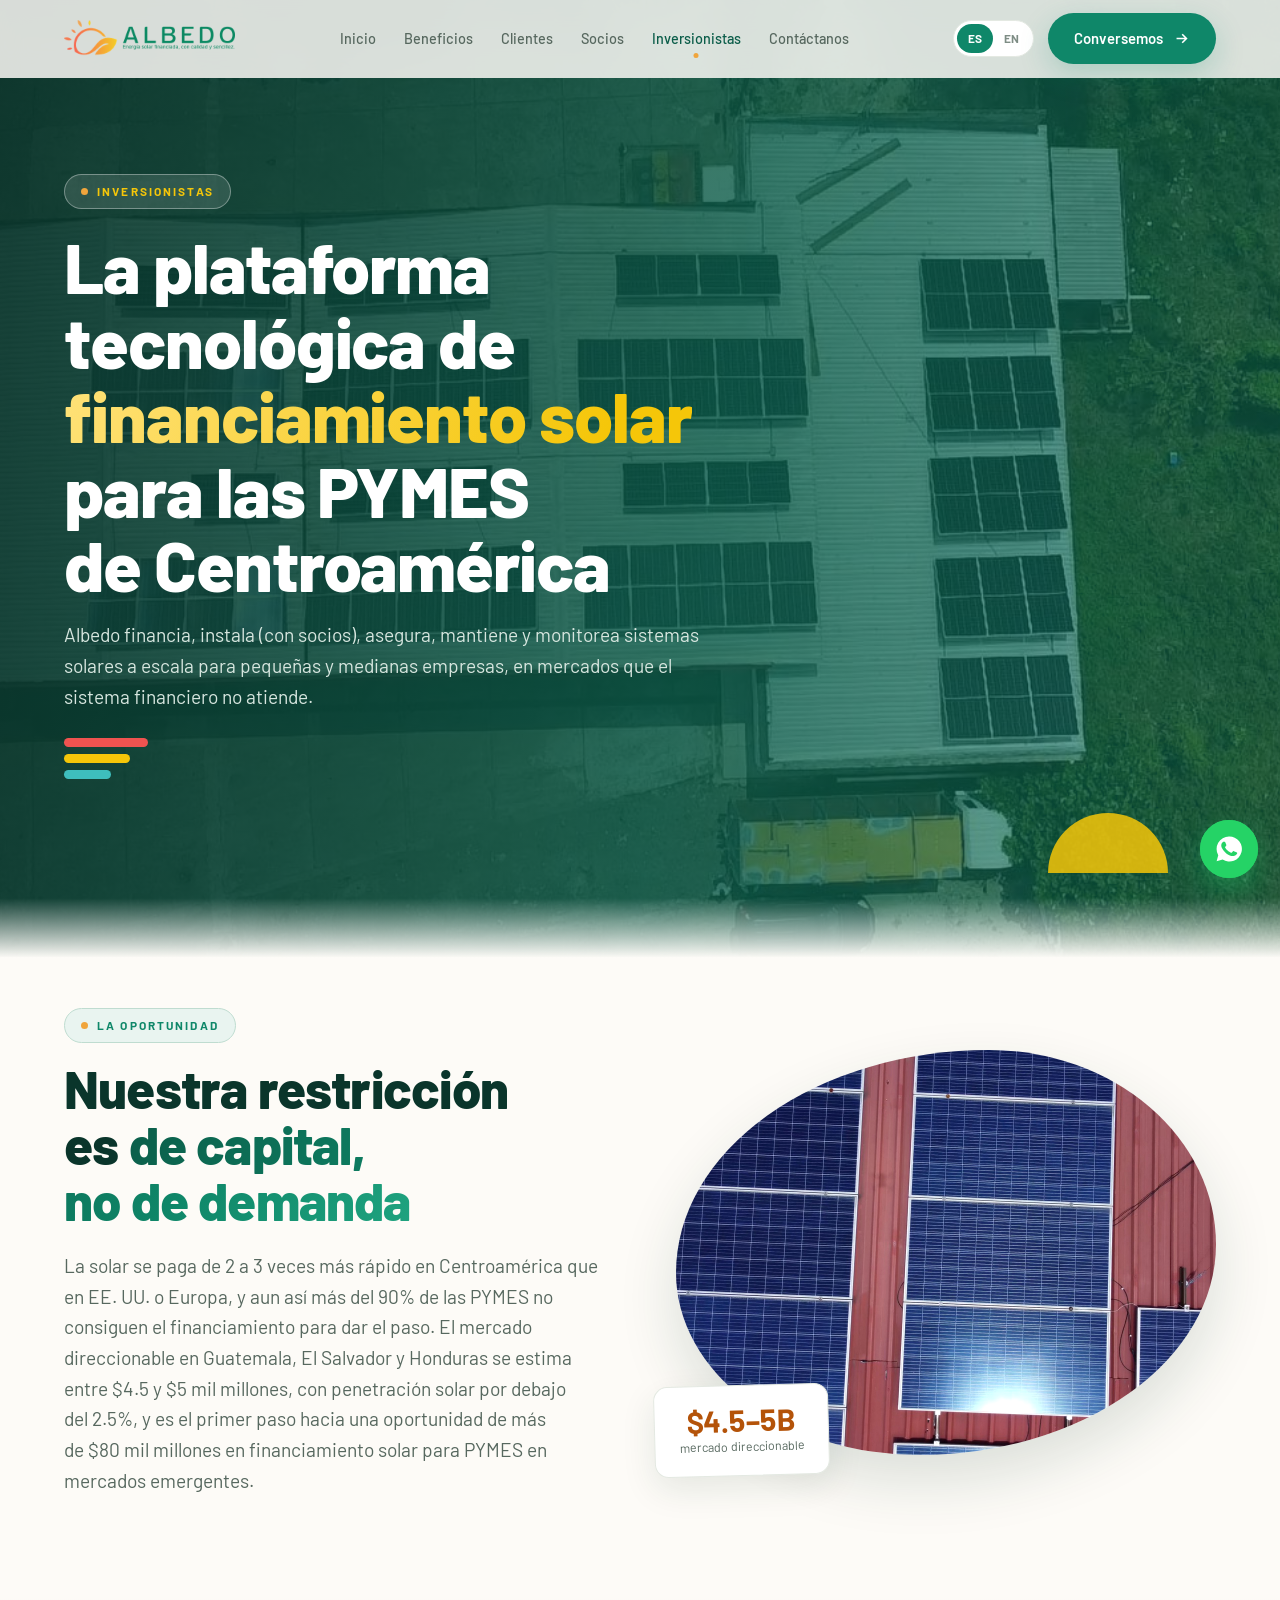
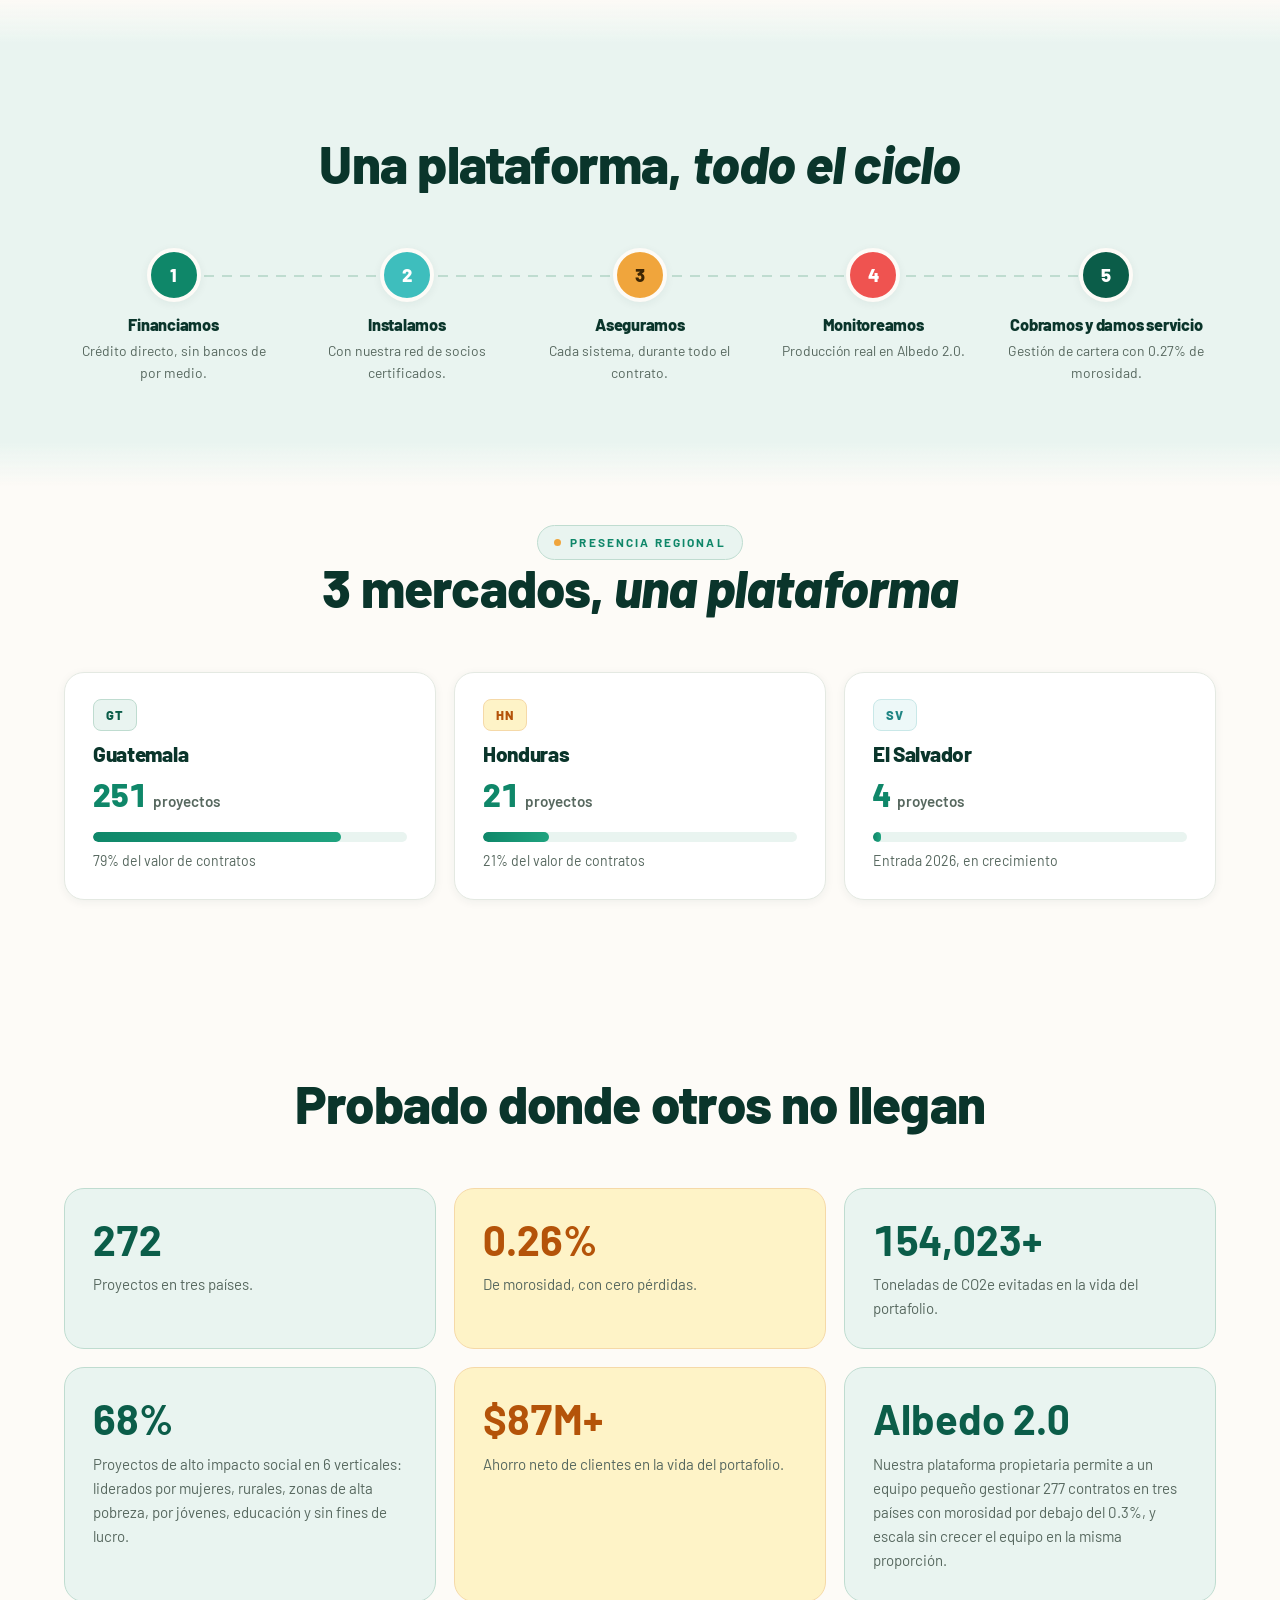
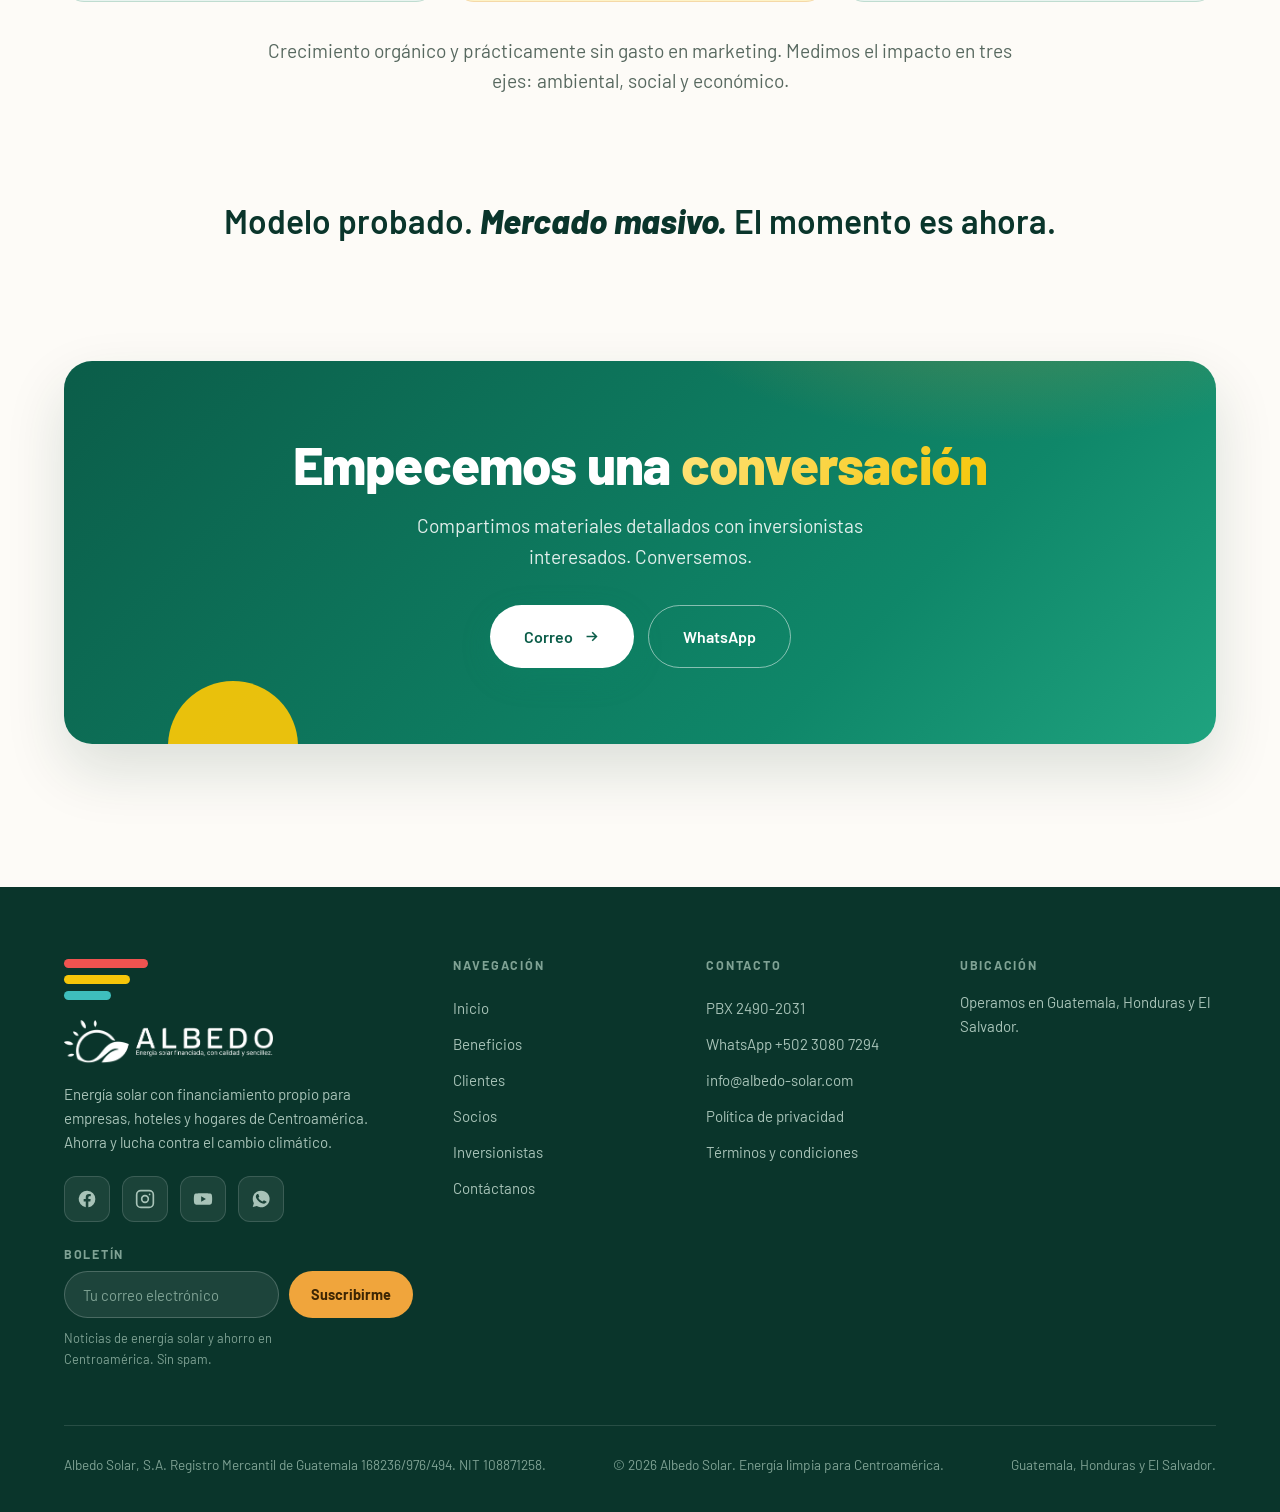
<file: inversionistas.html>
<!DOCTYPE html>
<html lang="es">
<head>
<meta charset="UTF-8" />
<meta name="viewport" content="width=device-width, initial-scale=1.0" />
<title data-en="Investors | Albedo Solar">Inversionistas | Albedo Solar</title>
<meta name="description" data-en="A solar financing platform for SMEs in Central America. 277 projects, measurable impact." content="Plataforma de financiamiento solar para PYMEs en Centroamérica. 277 proyectos, impacto medible." />
<link rel="icon" type="image/png" href="assets/images/green-logo-sun.png" />
<link rel="preconnect" href="https://fonts.googleapis.com">
<link rel="preconnect" href="https://fonts.gstatic.com" crossorigin>
<link rel="alternate" hreflang="es" href="https://albedo-solar.com/inversionistas.html" />
<link rel="alternate" hreflang="en" href="https://albedo-solar.com/inversionistas.html?lang=en" />
<link rel="alternate" hreflang="x-default" href="https://albedo-solar.com/inversionistas.html" />
<link rel="stylesheet" href="assets/css/styles.css?v=10" />
</head>
<body>

<div class="bg-field"></div>
<div class="aurora aurora--1"></div>
<div class="aurora aurora--2"></div>

<!-- NAV -->
<nav class="nav">
  <div class="wrap">
    <a class="brand" href="index.html"><img src="assets/images/albedo-wordmark-es.png" data-en-src="assets/images/albedo-wordmark.png" alt="Albedo Solar" style="height:36px;width:auto" /></a>
    <div class="nav-links">
      <a href="index.html" data-en="Home">Inicio</a>
      <a href="beneficios.html" data-en="Benefits">Beneficios</a>
      <a href="clientes.html" data-en="Clients">Clientes</a>
      <a href="socios.html" data-en="Installers">Socios</a>
      <a href="inversionistas.html" class="active" data-en="Investors">Inversionistas</a>
      <a href="contacto.html" data-en="Contact">Contáctanos</a>
    </div>
    <div class="nav-right">
      <div class="lang"><button data-lang="es" class="on">ES</button><button data-lang="en">EN</button></div>
      <a href="contacto.html?asunto=Inversionista" class="btn btn--primary nav-cta" data-en="Get in Touch">Conversemos
        <svg viewBox="0 0 24 24" fill="none" stroke="currentColor" stroke-width="2.2"><path d="M5 12h14M13 6l6 6-6 6"/></svg></a>
      <button class="burger" aria-label="Menú"><span></span><span></span><span></span></button>
    </div>
  </div>
</nav>
<div class="drawer">
  <a href="index.html" data-en="Home">Inicio</a>
  <a href="beneficios.html" data-en="Benefits">Beneficios</a>
  <a href="clientes.html" data-en="Clients">Clientes</a>
  <a href="socios.html" data-en="Installers">Socios</a>
  <a href="inversionistas.html" data-en="Investors">Inversionistas</a>
  <a href="contacto.html" data-en="Contact">Contáctanos</a>
  <a href="contacto.html?asunto=Inversionista" class="btn btn--primary" data-en="Get in Touch">Conversemos</a>
</div>

<!-- PAGE HERO -->
<section class="page-hero photo-hero" style="background-image:url('assets/images/aerial-roof.jpg')">
  <div class="wrap">
    <span class="halfsun" aria-hidden="true"></span>
    <span class="eyebrow" data-reveal data-en="Investors">Inversionistas</span>
    <h1 data-reveal data-delay="1" data-en="The Technology-driven &lt;span class=&quot;gradient-text&quot;&gt;Solar Financing Platform&lt;/span&gt; for Central America’s SMEs" style="margin-top:20px;max-width:20ch">La plataforma tecnológica de <span class="gradient-text">financiamiento solar</span> para las PYMES de Centroamérica</h1>
    <p class="lead" data-reveal data-delay="2" data-en="Albedo finances, installs through partners, insures, maintains and monitors solar at scale for small and medium businesses, in markets the financial system overlooks.">Albedo financia, instala (con socios), asegura, mantiene y monitorea sistemas solares a escala para pequeñas y medianas empresas, en mercados que el sistema financiero no atiende.</p>
    <div class="tricolor" data-reveal data-delay="3" aria-hidden="true"><i></i><i></i><i></i></div>
    <div class="hero-actions" style="margin-top:30px" data-reveal data-delay="3">
      <a href="mailto:investment@albedo-solar.com" class="btn btn--primary btn--lg" data-en="Email">Correo
        <svg viewBox="0 0 24 24" fill="none" stroke="currentColor" stroke-width="2.2"><path d="M5 12h14M13 6l6 6-6 6"/></svg></a>
      <a href="https://wa.me/50250038877" target="_blank" rel="noopener" class="btn btn--ghost btn--lg wa-keep">WhatsApp</a>
    </div>
  </div>
</section>

<!-- THE OPPORTUNITY -->
<section class="section-pad" style="padding-top:clamp(28px,4vw,52px)">
  <div class="wrap">
    <div class="split">
      <div class="split-content">
        <span class="eyebrow" data-reveal data-en="The Opportunity">La oportunidad</span>
        <h2 data-reveal data-delay="1" data-en="Our Constraint Is &lt;span class=&quot;gradient-text&quot;&gt;Capital, Not Demand&lt;/span&gt;" style="margin:18px 0 22px">Nuestra restricción es <span class="gradient-text">de capital, no de demanda</span></h2>
        <p class="lead" data-reveal data-delay="2" data-en="Solar pays back 2 to 3 times faster in Central America than in the US or Europe, yet over 90% of SMEs can’t get the financing to make the switch. The addressable market across Guatemala, El Salvador and Honduras is an estimated $4.5 to $5 billion, at under 2.5% solar penetration, and it’s the first step into an $80B+ SME solar financing opportunity across emerging markets.">La solar se paga de 2 a 3 veces más rápido en Centroamérica que en EE. UU. o Europa, y aun así más del 90% de las PYMES no consiguen el financiamiento para dar el paso. El mercado direccionable en Guatemala, El Salvador y Honduras se estima entre $4.5 y $5 mil millones, con penetración solar por debajo del 2.5%, y es el primer paso hacia una oportunidad de más de $80 mil millones en financiamiento solar para PYMES en mercados emergentes.</p>
      </div>
      <div class="split-media" data-reveal data-delay="2">
        <div class="frame blob-frame"><img src="assets/images/rooftop-panels.jpg" alt="Instalación solar comercial de Albedo en Centroamérica" data-en-alt="Albedo commercial solar installation in Central America" /></div>
        <div class="glow-chip"><div class="big">$4.5–5B</div><div class="sm" data-en="Addressable Market">mercado direccionable</div></div>
      </div>
    </div>
  </div>
</section>

<!-- EL MODELO: FLOW -->
<section class="section-pad band-tint">
  <div class="wrap">
    <div class="sec-head center">
      <span class="eyebrow" data-reveal data-en="The Model">El modelo</span>
      <h2 data-reveal data-delay="1" data-en="One Platform, &lt;em&gt;The Whole Cycle&lt;/em&gt;">Una plataforma, <em>todo el ciclo</em></h2>
    </div>
    <div class="flow">
      <div class="fl" data-reveal><div class="dot">1</div><h3 data-en="We Finance">Financiamos</h3><p data-en="Direct credit, no banks in the middle.">Crédito directo, sin bancos de por medio.</p></div>
      <div class="fl" data-reveal data-delay="1"><div class="dot">2</div><h3 data-en="We Install">Instalamos</h3><p data-en="Through our certified partner network.">Con nuestra red de socios certificados.</p></div>
      <div class="fl" data-reveal data-delay="2"><div class="dot">3</div><h3 data-en="We Insure">Aseguramos</h3><p data-en="Every system, for the life of the contract.">Cada sistema, durante todo el contrato.</p></div>
      <div class="fl" data-reveal data-delay="3"><div class="dot">4</div><h3 data-en="We Monitor">Monitoreamos</h3><p data-en="Real production data on Albedo 2.0.">Producción real en Albedo 2.0.</p></div>
      <div class="fl" data-reveal data-delay="4"><div class="dot">5</div><h3 data-en="We Collect and Service">Cobramos y damos servicio</h3><p data-en="Portfolio management at 0.27% delinquency.">Gestión de cartera con 0.27% de morosidad.</p></div>
    </div>
  </div>
</section>

<!-- PRESENCIA REGIONAL -->
<section class="section-pad" style="padding-top:clamp(20px,3vw,40px)">
  <div class="wrap">
    <div class="sec-head center">
      <span class="eyebrow" data-reveal data-en="Regional Presence">Presencia regional</span>
      <h2 data-reveal data-delay="1" data-en="3 Markets, &lt;em&gt;One Platform&lt;/em&gt;">3 mercados, <em>una plataforma</em></h2>
    </div>
    <div class="geo">
      <div class="geo-card" data-reveal>
        <span class="geo-tag">GT</span>
        <h3>Guatemala</h3>
        <div class="geo-num"><span data-count="252">252</span> <small data-en="projects">proyectos</small></div>
        <div class="geo-bar"><i style="width:79%"></i></div>
        <p data-en="79% of contract value">79% del valor de contratos</p>
      </div>
      <div class="geo-card" data-reveal data-delay="1">
        <span class="geo-tag hn">HN</span>
        <h3>Honduras</h3>
        <div class="geo-num"><span data-count="21">21</span> <small data-en="projects">proyectos</small></div>
        <div class="geo-bar"><i style="width:21%"></i></div>
        <p data-en="21% of contract value">21% del valor de contratos</p>
      </div>
      <div class="geo-card" data-reveal data-delay="2">
        <span class="geo-tag sv">SV</span>
        <h3>El Salvador</h3>
        <div class="geo-num"><span data-count="4">4</span> <small data-en="projects">proyectos</small></div>
        <div class="geo-bar"><i style="width:2%"></i></div>
        <p data-en="Entered 2026, growing">Entrada 2026, en crecimiento</p>
      </div>
    </div>
  </div>
</section>

<!-- TRACTION / IMPACT / PLATFORM -->
<section class="section-pad" style="padding-top:clamp(20px,3vw,40px)">
  <div class="wrap">
    <div class="sec-head center">
      <span class="eyebrow" data-reveal data-en="Traction, Impact, Platform">Tracción, impacto, plataforma</span>
      <h2 data-reveal data-delay="1" data-en="Proven Where Others Don’t Go">Probado donde otros no llegan</h2>
    </div>
    <!-- Live trackers: swap data-count values for live figures when the data feed is ready -->
    <div class="impact-grid" style="margin-bottom:18px">
      <div class="impact-card" data-reveal><div class="figure"><span data-count="277" data-stat="projects">277</span></div><p data-en="Projects across three countries.">Proyectos en tres países.</p></div>
      <div class="impact-card" data-reveal data-delay="1"><div class="figure" data-count="0.27" data-suffix="%">0.27%</div><p data-en="Delinquency, with zero losses.">De morosidad, con cero pérdidas.</p></div>
      <div class="impact-card" data-reveal data-delay="2"><div class="figure" data-count="157000" data-suffix="+" data-stat="co2Tons">157,000+</div><p data-en="Tons of CO2e avoided over the portfolio’s life.">Toneladas de CO2e evitadas en la vida del portafolio.</p></div>
    </div>
    <div class="impact-grid">
      <div class="impact-card" data-reveal><div class="figure" data-count="69" data-suffix="%" data-stat="impactClients">69%</div><p data-en="High social-impact projects across 6 verticals: women-led, rural, high-poverty areas, youth-led, education and nonprofit.">Proyectos de alto impacto social en 6 verticales: liderados por mujeres, rurales, zonas de alta pobreza, por jóvenes, educación y sin fines de lucro.</p></div>
      <div class="impact-card" data-reveal data-delay="1"><div class="figure" data-prefix="$" data-count="89" data-suffix="M+" data-stat="clientSavingsM">$89M+</div><p data-en="Net client savings over the portfolio’s life.">Ahorro neto de clientes en la vida del portafolio.</p></div>
      <div class="impact-card" data-reveal data-delay="2"><div class="figure">Albedo 2.0</div><p data-en="Our proprietary platform lets a small team run 277 contracts across three countries at under 0.3% delinquency, built to scale without growing the team in step.">Nuestra plataforma propietaria permite a un equipo pequeño gestionar 277 contratos en tres países con morosidad por debajo del 0.3%, y escala sin crecer el equipo en la misma proporción.</p></div>
    </div>
    <p class="lead" style="text-align:center;margin:34px auto 0;max-width:70ch" data-reveal data-en="Grown organically, with effectively zero marketing spend. We measure impact across three axes: environmental, social and economic.">Crecimiento orgánico y prácticamente sin gasto en marketing. Medimos el impacto en tres ejes: ambiental, social y económico.</p>
  </div>
</section>

<!-- CLOSING LINE -->
<section style="padding:0 0 clamp(48px,7vw,80px)">
  <div class="wrap">
    <p class="pull" data-reveal data-en="Proven model. &lt;em&gt;Massive market.&lt;/em&gt; Perfect timing.">Modelo probado. <em>Mercado masivo.</em> El momento es ahora.</p>
  </div>
</section>

<!-- CTA -->
<section class="section-pad cta-band" style="padding-top:clamp(20px,3vw,40px)">
  <div class="wrap">
    <div class="cta-box" data-reveal>
      <span class="halfsun" aria-hidden="true"></span>
      <h2 data-en="Let’s Start a &lt;span class=&quot;solar-text&quot;&gt;Conversation&lt;/span&gt;">Empecemos una <span class="solar-text">conversación</span></h2>
      <p class="lead" data-en="We share detailed materials with serious investors. Get in touch to start a conversation.">Compartimos materiales detallados con inversionistas interesados. Conversemos.</p>
      <div class="hero-actions">
        <a href="mailto:investment@albedo-solar.com?subject=Inversionista" class="btn btn--primary btn--lg" data-en="Email">Correo
          <svg viewBox="0 0 24 24" fill="none" stroke="currentColor" stroke-width="2.2"><path d="M5 12h14M13 6l6 6-6 6"/></svg></a>
        <a href="https://wa.me/50250038877" target="_blank" rel="noopener" class="btn btn--ghost btn--lg wa-keep">WhatsApp</a>
      </div>
    </div>
  </div>
</section>

<!-- FOOTER -->
<footer class="footer">
  <div class="wrap">
    <div class="footer-grid">
      <div>
        <div class="tricolor footer-tricolor" aria-hidden="true" style="margin:0 0 20px"><i></i><i></i><i></i></div>
        <a class="brand" href="index.html"><img src="assets/images/albedo-wordmark-es-white.png" data-en-src="assets/images/albedo-wordmark-white.png" alt="Albedo Solar" style="height:44px;width:auto" /></a>
        <p data-en="Solar energy with built-in financing for businesses, hotels and homes across Central America. Save money and fight climate change.">Energía solar con financiamiento propio para empresas, hoteles y hogares de Centroamérica. Ahorra y lucha contra el cambio climático.</p>
        <div class="socials" style="margin-top:22px">
          <a href="https://www.facebook.com/AlbedoSolarGuate" target="_blank" rel="noopener" aria-label="Facebook"><svg viewBox="0 0 24 24" fill="currentColor"><path d="M22 12a10 10 0 1 0-11.5 9.9v-7H8v-2.9h2.5V9.8c0-2.5 1.5-3.9 3.8-3.9 1.1 0 2.2.2 2.2.2v2.5h-1.3c-1.2 0-1.6.8-1.6 1.6v1.9h2.8l-.4 2.9h-2.4v7A10 10 0 0 0 22 12z"/></svg></a>
          <a href="https://www.instagram.com/albedo.solar/" target="_blank" rel="noopener" aria-label="Instagram"><svg viewBox="0 0 24 24" fill="none" stroke="currentColor" stroke-width="2"><rect x="2" y="2" width="20" height="20" rx="5"/><circle cx="12" cy="12" r="4"/><circle cx="17.5" cy="6.5" r="1" fill="currentColor" stroke="none"/></svg></a>
          <a href="https://www.youtube.com/@albedosolar9647" target="_blank" rel="noopener" aria-label="YouTube"><svg viewBox="0 0 24 24" fill="currentColor"><path d="M23 12s0-3.2-.4-4.7a2.5 2.5 0 0 0-1.8-1.8C19.2 5 12 5 12 5s-7.2 0-8.8.5A2.5 2.5 0 0 0 1.4 7.3 26 26 0 0 0 1 12a26 26 0 0 0 .4 4.7 2.5 2.5 0 0 0 1.8 1.8C4.8 19 12 19 12 19s7.2 0 8.8-.5a2.5 2.5 0 0 0 1.8-1.8C23 15.2 23 12 23 12zM9.8 15.3V8.7l5.7 3.3z"/></svg></a>
          <a href="https://wa.me/50230807294" target="_blank" rel="noopener" aria-label="WhatsApp"><svg viewBox="0 0 24 24" fill="currentColor"><path d="M12 2a10 10 0 0 0-8.6 15l-1.3 4.7 4.8-1.3A10 10 0 1 0 12 2zm5.8 14.2c-.2.7-1.4 1.3-2 1.4-.5.1-1.2.1-1.9-.1-.4-.1-1-.3-1.7-.6-3-1.3-5-4.4-5.1-4.6-.2-.2-1.3-1.7-1.3-3.2s.8-2.3 1.1-2.6c.3-.3.6-.4.8-.4h.6c.2 0 .4 0 .7.5l.8 2c.1.2.1.4 0 .6l-.4.5-.3.4c-.2.2-.4.4-.2.7.2.4.9 1.5 2 2.4 1.3 1.2 2.4 1.5 2.7 1.7.3.1.5.1.7-.1l.9-1c.2-.3.4-.2.7-.1l2 .9c.3.2.5.2.6.4.1.1.1.7-.2 1.4z"/></svg></a>
        </div>
        <div class="newsletter">
          <h4 data-en="Newsletter">Boletín</h4>
          <form novalidate>
            <div class="nl-row">
              <input type="email" name="EMAIL" placeholder="Tu correo electrónico" data-en-ph="Your email address" required aria-label="Correo para el boletín" data-en-aria="Newsletter email" />
              <button type="submit" data-en="Subscribe">Suscribirme</button>
            </div>
            <p class="nl-note" data-en="News on solar and savings in Central America. No spam.">Noticias de energía solar y ahorro en Centroamérica. Sin spam.</p>
          </form>
        </div>
      </div>
      <div class="footer-col">
        <h4 data-en="Navigation">Navegación</h4>
        <a href="index.html" data-en="Home">Inicio</a>
        <a href="beneficios.html" data-en="Benefits">Beneficios</a>
          <a href="clientes.html" data-en="Clients">Clientes</a>
        <a href="socios.html" data-en="Installers">Socios</a>
        <a href="inversionistas.html" data-en="Investors">Inversionistas</a>
        <a href="contacto.html" data-en="Contact">Contáctanos</a>
      </div>
      <div class="footer-col">
        <h4 data-en="Contact">Contacto</h4>
        <a href="tel:+50224902031">PBX 2490-2031</a>
        <a href="https://wa.me/50230807294" target="_blank" rel="noopener">WhatsApp +502 3080 7294</a>
        <a href="mailto:info@albedo-solar.com">info@albedo-solar.com</a>
        <a href="privacidad.html" data-en="Privacy Policy">Política de privacidad</a>
        <a href="terminos.html" data-en="Terms">Términos y condiciones</a>
      </div>
      <div class="footer-col">
        <h4 data-en="Location">Ubicación</h4>
        <p style="font-size:.94rem" data-en="We work across Guatemala, Honduras and El Salvador.">Operamos en Guatemala, Honduras y El Salvador.</p>
      </div>
    </div>
    <div class="footer-bottom">
      <span data-en="Albedo Solar, S.A. Registro Mercantil De Guatemala 168236/976/494. NIT 108871258.">Albedo Solar, S.A. Registro Mercantil de Guatemala 168236/976/494. NIT 108871258.</span>

      <span data-en="© 2026 Albedo Solar. Clean Energy for Central America.">© <span data-year>2026</span> Albedo Solar. Energía limpia para Centroamérica.</span>
      <span data-en="Guatemala, Honduras and El Salvador.">Guatemala, Honduras y El Salvador.</span>
    </div>
  </div>
</footer>

<a class="wa-float" href="https://wa.me/50230807294" target="_blank" rel="noopener" aria-label="WhatsApp" data-en-aria="Chat on WhatsApp">
  <svg viewBox="0 0 24 24"><path d="M12 2a10 10 0 0 0-8.6 15l-1.3 4.7 4.8-1.3A10 10 0 1 0 12 2zm5.8 14.2c-.2.7-1.4 1.3-2 1.4-.5.1-1.2.1-1.9-.1-.4-.1-1-.3-1.7-.6-3-1.3-5-4.4-5.1-4.6-.2-.2-1.3-1.7-1.3-3.2s.8-2.3 1.1-2.6c.3-.3.6-.4.8-.4h.6c.2 0 .4 0 .7.5l.8 2c.1.2.1.4 0 .6l-.4.5-.3.4c-.2.2-.4.4-.2.7.2.4.9 1.5 2 2.4 1.3 1.2 2.4 1.5 2.7 1.7.3.1.5.1.7-.1l.9-1c.2-.3.4-.2.7-.1l2 .9c.3.2.5.2.6.4.1.1.1.7-.2 1.4z"/></svg>
</a>

<!-- sticky mobile CTA bar -->
<div class="mobile-cta">
  <a class="btn btn--primary" href="https://wa.me/50230807294" target="_blank" rel="noopener" data-wa-es="Hola Albedo. Quiero una cotización gratis." data-wa-en="Hi Albedo. I'd like a free quote." data-en="WhatsApp">WhatsApp</a>
  <a class="btn btn--ghost" href="beneficios.html#estimador" data-en="See Your Savings">Calcula tu ahorro</a>
</div>

<script src="assets/js/config.js?v=10"></script>
<script src="assets/js/main.js?v=10"></script>
</body>
</html>
</file>
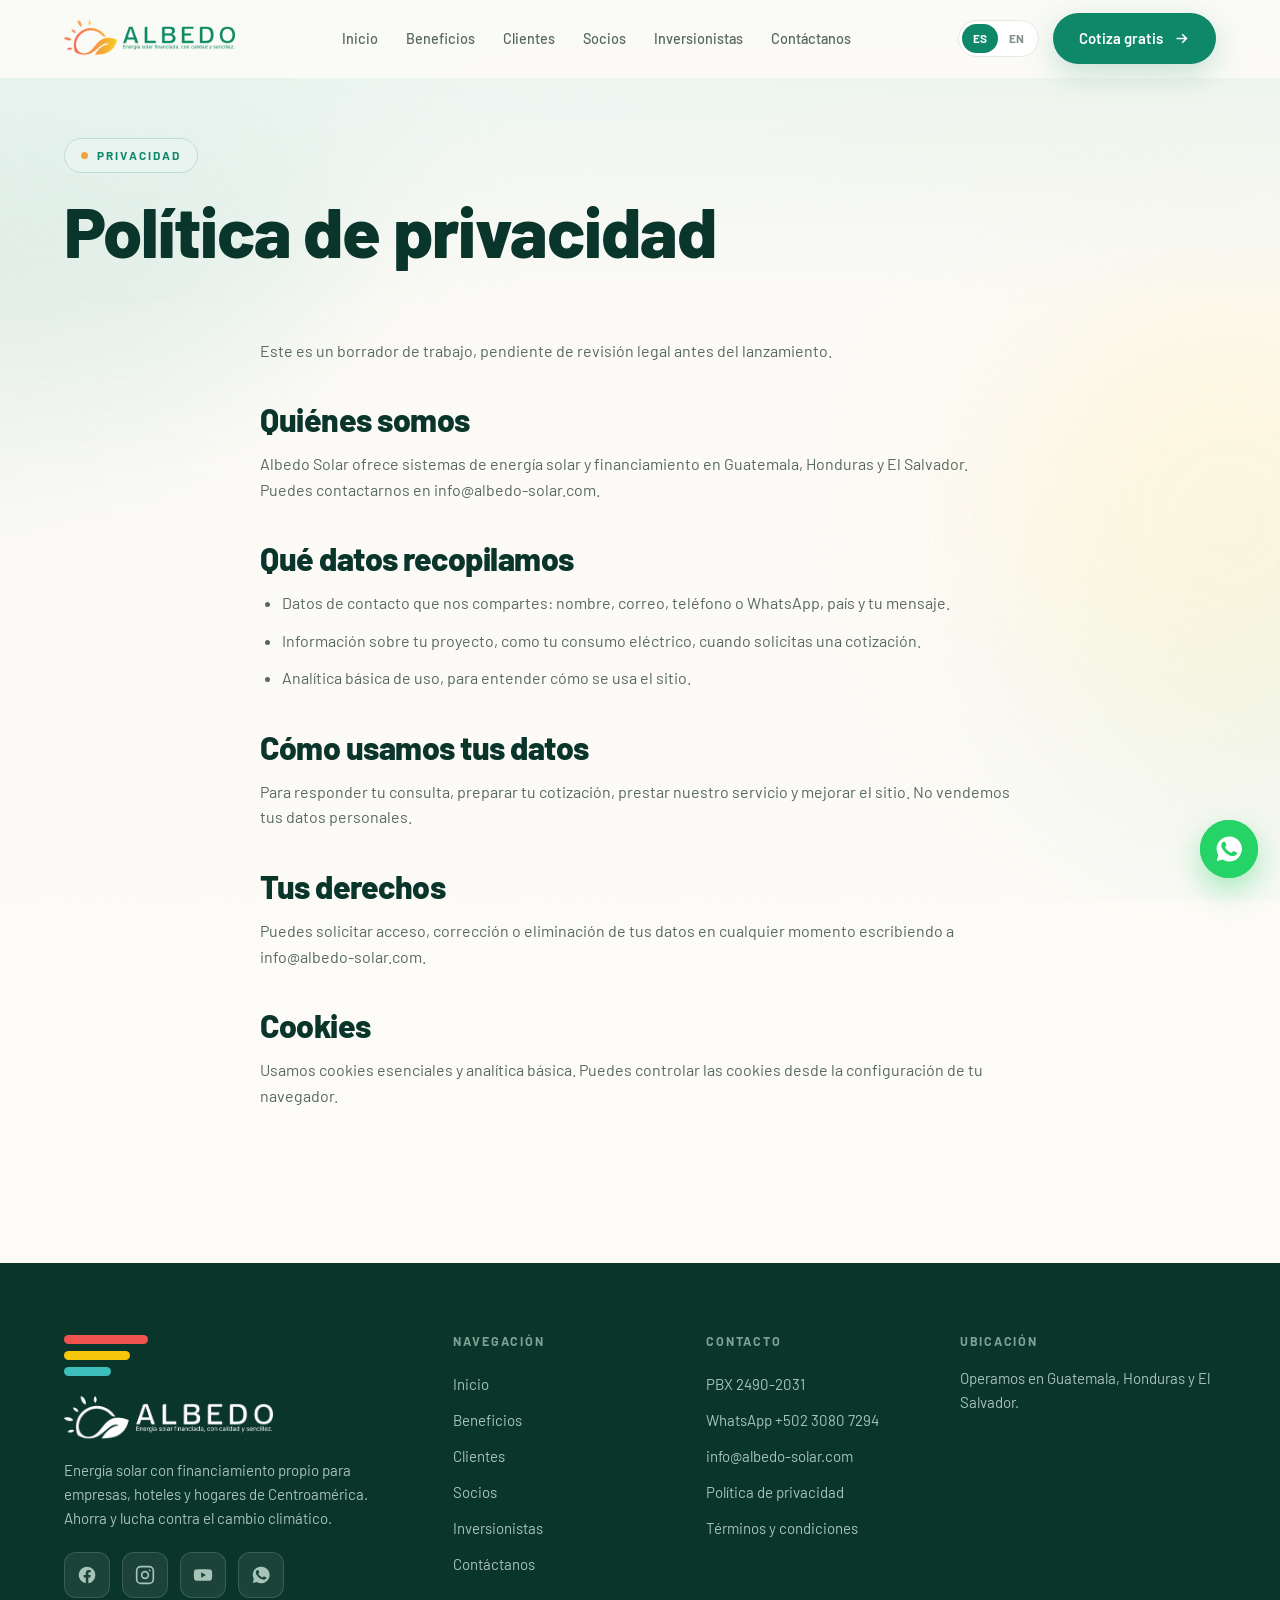
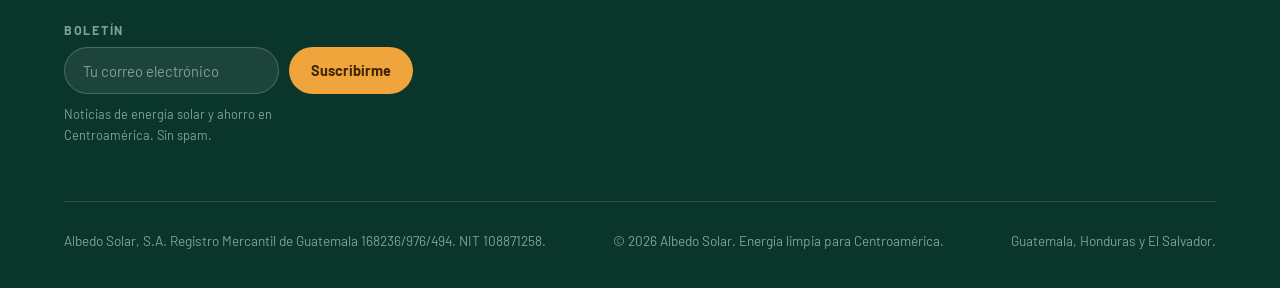
<file: privacidad.html>
<!DOCTYPE html>
<html lang="es">
<head>
<meta charset="UTF-8" />
<meta name="viewport" content="width=device-width, initial-scale=1.0" />
<title data-en="Privacy policy | Albedo Solar">Política de privacidad | Albedo Solar</title>
<meta name="description" data-en="How Albedo Solar collects, uses and protects your personal data." content="Cómo Albedo Solar recopila, usa y protege tus datos personales." />
<link rel="icon" type="image/png" href="assets/images/green-logo-sun.png" />
<link rel="preconnect" href="https://fonts.googleapis.com">
<link rel="preconnect" href="https://fonts.gstatic.com" crossorigin>
<link rel="alternate" hreflang="es" href="https://albedo-solar.com/privacidad.html" />
<link rel="alternate" hreflang="en" href="https://albedo-solar.com/privacidad.html?lang=en" />
<link rel="alternate" hreflang="x-default" href="https://albedo-solar.com/privacidad.html" />
<link rel="stylesheet" href="assets/css/styles.css?v=10" />
</head>
<body>

<div class="bg-field"></div>
<div class="aurora aurora--1"></div>
<div class="aurora aurora--2"></div>

<!-- NAV -->
<nav class="nav">
  <div class="wrap">
    <a class="brand" href="index.html"><img src="assets/images/albedo-wordmark-es.png" data-en-src="assets/images/albedo-wordmark.png" alt="Albedo Solar" style="height:36px;width:auto" /></a>
    <div class="nav-links">
      <a href="index.html" data-en="Home">Inicio</a>
      <a href="beneficios.html" data-en="Benefits">Beneficios</a>
      <a href="clientes.html" data-en="Clients">Clientes</a>
      <a href="socios.html" data-en="Installers">Socios</a>
      <a href="inversionistas.html" data-en="Investors">Inversionistas</a>
      <a href="contacto.html" data-en="Contact">Contáctanos</a>
    </div>
    <div class="nav-right">
      <div class="lang"><button data-lang="es" class="on">ES</button><button data-lang="en">EN</button></div>
      <a href="contacto.html" class="btn btn--primary nav-cta" data-en="Get a Free Quote">Cotiza gratis
        <svg viewBox="0 0 24 24" fill="none" stroke="currentColor" stroke-width="2.2"><path d="M5 12h14M13 6l6 6-6 6"/></svg></a>
      <button class="burger" aria-label="Menú"><span></span><span></span><span></span></button>
    </div>
  </div>
</nav>
<div class="drawer">
  <a href="index.html" data-en="Home">Inicio</a>
  <a href="beneficios.html" data-en="Benefits">Beneficios</a>
  <a href="clientes.html" data-en="Clients">Clientes</a>
  <a href="socios.html" data-en="Installers">Socios</a>
  <a href="inversionistas.html" data-en="Investors">Inversionistas</a>
  <a href="contacto.html" data-en="Contact">Contáctanos</a>
  <a href="contacto.html" class="btn btn--primary" data-en="Get a Free Quote">Cotiza gratis</a>
</div>

<section class="page-hero">
  <div class="wrap">
    <span class="eyebrow" data-reveal data-en="Privacy">Privacidad</span>
    <h1 data-reveal data-delay="1" data-en="Privacy Policy" style="margin-top:20px">Política de privacidad</h1>
  </div>
</section>

<section class="section-pad" style="padding-top:30px">
  <div class="wrap">
    <div class="prose" data-reveal>
      <!-- DRAFT: review with legal counsel before launch. Aligns with LGPD (Brazil) / LFPDPPP (Mexico) style obligations. -->
      <p data-en="This is a working draft, pending review by legal counsel before launch.">Este es un borrador de trabajo, pendiente de revisión legal antes del lanzamiento.</p>

      <h2 data-en="Who We Are">Quiénes somos</h2>
      <p data-en="Albedo Solar provides solar energy systems and financing across Guatemala, Honduras and El Salvador. You can reach us at info@albedo-solar.com.">Albedo Solar ofrece sistemas de energía solar y financiamiento en Guatemala, Honduras y El Salvador. Puedes contactarnos en info@albedo-solar.com.</p>

      <h2 data-en="What We Collect">Qué datos recopilamos</h2>
      <ul>
        <li data-en="Contact details you share with us: name, email, phone or WhatsApp, country and your message.">Datos de contacto que nos compartes: nombre, correo, teléfono o WhatsApp, país y tu mensaje.</li>
        <li data-en="Information about your project, such as your electricity consumption, when you request a quote.">Información sobre tu proyecto, como tu consumo eléctrico, cuando solicitas una cotización.</li>
        <li data-en="Basic usage analytics, to understand how the site is used.">Analítica básica de uso, para entender cómo se usa el sitio.</li>
      </ul>

      <h2 data-en="How We Use It">Cómo usamos tus datos</h2>
      <p data-en="To answer your inquiry, prepare your quote, provide our service and improve the site. We do not sell your personal data.">Para responder tu consulta, preparar tu cotización, prestar nuestro servicio y mejorar el sitio. No vendemos tus datos personales.</p>

      <h2 data-en="Your Rights">Tus derechos</h2>
      <p data-en="You can request access, correction or deletion of your data at any time by writing to info@albedo-solar.com.">Puedes solicitar acceso, corrección o eliminación de tus datos en cualquier momento escribiendo a info@albedo-solar.com.</p>

      <h2 data-en="Cookies">Cookies</h2>
      <p data-en="We use essential cookies and basic analytics. You can control cookies in your browser settings.">Usamos cookies esenciales y analítica básica. Puedes controlar las cookies desde la configuración de tu navegador.</p>
    </div>
  </div>
</section>

<!-- FOOTER -->
<footer class="footer">
  <div class="wrap">
    <div class="footer-grid">
      <div>
        <div class="tricolor footer-tricolor" aria-hidden="true" style="margin:0 0 20px"><i></i><i></i><i></i></div>
        <a class="brand" href="index.html"><img src="assets/images/albedo-wordmark-es-white.png" data-en-src="assets/images/albedo-wordmark-white.png" alt="Albedo Solar" style="height:44px;width:auto" /></a>
        <p data-en="Solar energy with built-in financing for businesses, hotels and homes across Central America. Save money and fight climate change.">Energía solar con financiamiento propio para empresas, hoteles y hogares de Centroamérica. Ahorra y lucha contra el cambio climático.</p>
        <div class="socials" style="margin-top:22px">
          <a href="https://www.facebook.com/AlbedoSolarGuate" target="_blank" rel="noopener" aria-label="Facebook"><svg viewBox="0 0 24 24" fill="currentColor"><path d="M22 12a10 10 0 1 0-11.5 9.9v-7H8v-2.9h2.5V9.8c0-2.5 1.5-3.9 3.8-3.9 1.1 0 2.2.2 2.2.2v2.5h-1.3c-1.2 0-1.6.8-1.6 1.6v1.9h2.8l-.4 2.9h-2.4v7A10 10 0 0 0 22 12z"/></svg></a>
          <a href="https://www.instagram.com/albedo.solar/" target="_blank" rel="noopener" aria-label="Instagram"><svg viewBox="0 0 24 24" fill="none" stroke="currentColor" stroke-width="2"><rect x="2" y="2" width="20" height="20" rx="5"/><circle cx="12" cy="12" r="4"/><circle cx="17.5" cy="6.5" r="1" fill="currentColor" stroke="none"/></svg></a>
          <a href="https://www.youtube.com/@albedosolar9647" target="_blank" rel="noopener" aria-label="YouTube"><svg viewBox="0 0 24 24" fill="currentColor"><path d="M23 12s0-3.2-.4-4.7a2.5 2.5 0 0 0-1.8-1.8C19.2 5 12 5 12 5s-7.2 0-8.8.5A2.5 2.5 0 0 0 1.4 7.3 26 26 0 0 0 1 12a26 26 0 0 0 .4 4.7 2.5 2.5 0 0 0 1.8 1.8C4.8 19 12 19 12 19s7.2 0 8.8-.5a2.5 2.5 0 0 0 1.8-1.8C23 15.2 23 12 23 12zM9.8 15.3V8.7l5.7 3.3z"/></svg></a>
          <a href="https://wa.me/50230807294" target="_blank" rel="noopener" aria-label="WhatsApp"><svg viewBox="0 0 24 24" fill="currentColor"><path d="M12 2a10 10 0 0 0-8.6 15l-1.3 4.7 4.8-1.3A10 10 0 1 0 12 2zm5.8 14.2c-.2.7-1.4 1.3-2 1.4-.5.1-1.2.1-1.9-.1-.4-.1-1-.3-1.7-.6-3-1.3-5-4.4-5.1-4.6-.2-.2-1.3-1.7-1.3-3.2s.8-2.3 1.1-2.6c.3-.3.6-.4.8-.4h.6c.2 0 .4 0 .7.5l.8 2c.1.2.1.4 0 .6l-.4.5-.3.4c-.2.2-.4.4-.2.7.2.4.9 1.5 2 2.4 1.3 1.2 2.4 1.5 2.7 1.7.3.1.5.1.7-.1l.9-1c.2-.3.4-.2.7-.1l2 .9c.3.2.5.2.6.4.1.1.1.7-.2 1.4z"/></svg></a>
        </div>
        <div class="newsletter">
          <h4 data-en="Newsletter">Boletín</h4>
          <form novalidate>
            <div class="nl-row">
              <input type="email" name="EMAIL" placeholder="Tu correo electrónico" data-en-ph="Your email address" required aria-label="Correo para el boletín" data-en-aria="Newsletter email" />
              <button type="submit" data-en="Subscribe">Suscribirme</button>
            </div>
            <p class="nl-note" data-en="News on solar and savings in Central America. No spam.">Noticias de energía solar y ahorro en Centroamérica. Sin spam.</p>
          </form>
        </div>
      </div>
      <div class="footer-col">
        <h4 data-en="Navigation">Navegación</h4>
        <a href="index.html" data-en="Home">Inicio</a>
        <a href="beneficios.html" data-en="Benefits">Beneficios</a>
          <a href="clientes.html" data-en="Clients">Clientes</a>
        <a href="socios.html" data-en="Installers">Socios</a>
        <a href="inversionistas.html" data-en="Investors">Inversionistas</a>
        <a href="contacto.html" data-en="Contact">Contáctanos</a>
      </div>
      <div class="footer-col">
        <h4 data-en="Contact">Contacto</h4>
        <a href="tel:+50224902031">PBX 2490-2031</a>
        <a href="https://wa.me/50230807294" target="_blank" rel="noopener">WhatsApp +502 3080 7294</a>
        <a href="mailto:info@albedo-solar.com">info@albedo-solar.com</a>
        <a href="privacidad.html" data-en="Privacy Policy">Política de privacidad</a>
        <a href="terminos.html" data-en="Terms">Términos y condiciones</a>
      </div>
      <div class="footer-col">
        <h4 data-en="Location">Ubicación</h4>
        <p style="font-size:.94rem" data-en="We work across Guatemala, Honduras and El Salvador.">Operamos en Guatemala, Honduras y El Salvador.</p>
      </div>
    </div>
    <div class="footer-bottom">
      <span data-en="Albedo Solar, S.A. Registro Mercantil De Guatemala 168236/976/494. NIT 108871258.">Albedo Solar, S.A. Registro Mercantil de Guatemala 168236/976/494. NIT 108871258.</span>

      <span data-en="© 2026 Albedo Solar. Clean Energy for Central America.">© <span data-year>2026</span> Albedo Solar. Energía limpia para Centroamérica.</span>
      <span data-en="Guatemala, Honduras and El Salvador.">Guatemala, Honduras y El Salvador.</span>
    </div>
  </div>
</footer>

<a class="wa-float" href="https://wa.me/50230807294" target="_blank" rel="noopener" aria-label="WhatsApp" data-en-aria="Chat on WhatsApp">
  <svg viewBox="0 0 24 24"><path d="M12 2a10 10 0 0 0-8.6 15l-1.3 4.7 4.8-1.3A10 10 0 1 0 12 2zm5.8 14.2c-.2.7-1.4 1.3-2 1.4-.5.1-1.2.1-1.9-.1-.4-.1-1-.3-1.7-.6-3-1.3-5-4.4-5.1-4.6-.2-.2-1.3-1.7-1.3-3.2s.8-2.3 1.1-2.6c.3-.3.6-.4.8-.4h.6c.2 0 .4 0 .7.5l.8 2c.1.2.1.4 0 .6l-.4.5-.3.4c-.2.2-.4.4-.2.7.2.4.9 1.5 2 2.4 1.3 1.2 2.4 1.5 2.7 1.7.3.1.5.1.7-.1l.9-1c.2-.3.4-.2.7-.1l2 .9c.3.2.5.2.6.4.1.1.1.7-.2 1.4z"/></svg>
</a>

<!-- sticky mobile CTA bar -->
<div class="mobile-cta">
  <a class="btn btn--primary" href="https://wa.me/50230807294" target="_blank" rel="noopener" data-wa-es="Hola Albedo. Quiero una cotización gratis." data-wa-en="Hi Albedo. I'd like a free quote." data-en="WhatsApp">WhatsApp</a>
  <a class="btn btn--ghost" href="beneficios.html#estimador" data-en="See Your Savings">Calcula tu ahorro</a>
</div>

<script src="assets/js/config.js?v=10"></script>
<script src="assets/js/main.js?v=10"></script>
</body>
</html>
</file>
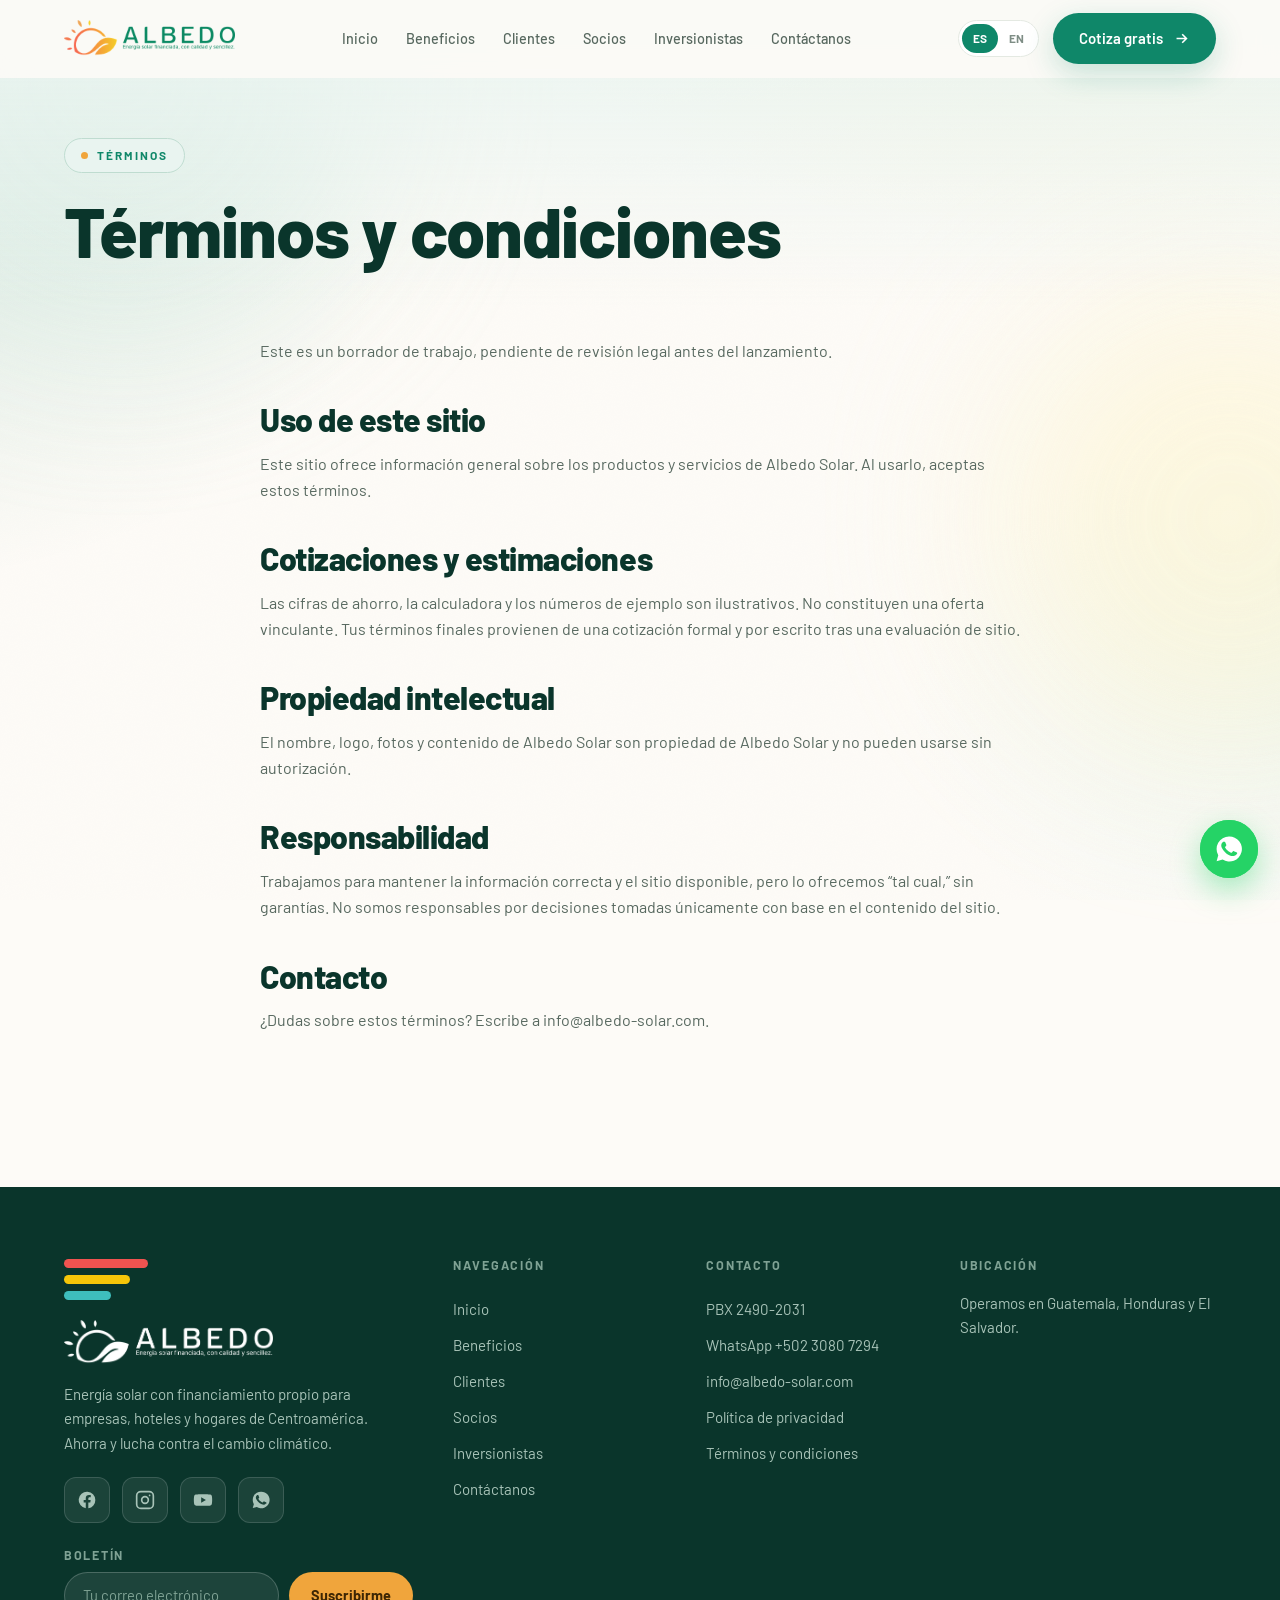
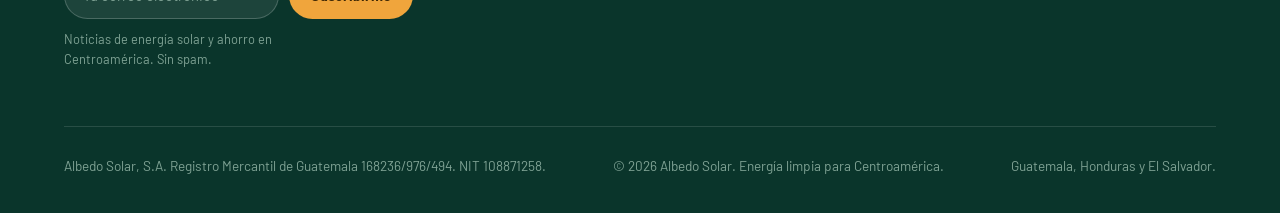
<file: terminos.html>
<!DOCTYPE html>
<html lang="es">
<head>
<meta charset="UTF-8" />
<meta name="viewport" content="width=device-width, initial-scale=1.0" />
<title data-en="Terms | Albedo Solar">Términos y condiciones | Albedo Solar</title>
<meta name="description" data-en="Terms of use for the Albedo Solar website." content="Términos y condiciones de uso del sitio web de Albedo Solar." />
<link rel="icon" type="image/png" href="assets/images/green-logo-sun.png" />
<link rel="preconnect" href="https://fonts.googleapis.com">
<link rel="preconnect" href="https://fonts.gstatic.com" crossorigin>
<link rel="alternate" hreflang="es" href="https://albedo-solar.com/terminos.html" />
<link rel="alternate" hreflang="en" href="https://albedo-solar.com/terminos.html?lang=en" />
<link rel="alternate" hreflang="x-default" href="https://albedo-solar.com/terminos.html" />
<link rel="stylesheet" href="assets/css/styles.css?v=10" />
</head>
<body>

<div class="bg-field"></div>
<div class="aurora aurora--1"></div>
<div class="aurora aurora--2"></div>

<!-- NAV -->
<nav class="nav">
  <div class="wrap">
    <a class="brand" href="index.html"><img src="assets/images/albedo-wordmark-es.png" data-en-src="assets/images/albedo-wordmark.png" alt="Albedo Solar" style="height:36px;width:auto" /></a>
    <div class="nav-links">
      <a href="index.html" data-en="Home">Inicio</a>
      <a href="beneficios.html" data-en="Benefits">Beneficios</a>
      <a href="clientes.html" data-en="Clients">Clientes</a>
      <a href="socios.html" data-en="Installers">Socios</a>
      <a href="inversionistas.html" data-en="Investors">Inversionistas</a>
      <a href="contacto.html" data-en="Contact">Contáctanos</a>
    </div>
    <div class="nav-right">
      <div class="lang"><button data-lang="es" class="on">ES</button><button data-lang="en">EN</button></div>
      <a href="contacto.html" class="btn btn--primary nav-cta" data-en="Get a Free Quote">Cotiza gratis
        <svg viewBox="0 0 24 24" fill="none" stroke="currentColor" stroke-width="2.2"><path d="M5 12h14M13 6l6 6-6 6"/></svg></a>
      <button class="burger" aria-label="Menú"><span></span><span></span><span></span></button>
    </div>
  </div>
</nav>
<div class="drawer">
  <a href="index.html" data-en="Home">Inicio</a>
  <a href="beneficios.html" data-en="Benefits">Beneficios</a>
  <a href="clientes.html" data-en="Clients">Clientes</a>
  <a href="socios.html" data-en="Installers">Socios</a>
  <a href="inversionistas.html" data-en="Investors">Inversionistas</a>
  <a href="contacto.html" data-en="Contact">Contáctanos</a>
  <a href="contacto.html" class="btn btn--primary" data-en="Get a Free Quote">Cotiza gratis</a>
</div>

<section class="page-hero">
  <div class="wrap">
    <span class="eyebrow" data-reveal data-en="Terms">Términos</span>
    <h1 data-reveal data-delay="1" data-en="Terms and Conditions" style="margin-top:20px">Términos y condiciones</h1>
  </div>
</section>

<section class="section-pad" style="padding-top:30px">
  <div class="wrap">
    <div class="prose" data-reveal>
      <!-- DRAFT: review with legal counsel before launch. -->
      <p data-en="This is a working draft, pending review by legal counsel before launch.">Este es un borrador de trabajo, pendiente de revisión legal antes del lanzamiento.</p>

      <h2 data-en="Use of This Site">Uso de este sitio</h2>
      <p data-en="This website provides general information about Albedo Solar’s products and services. By using it, you agree to these terms.">Este sitio ofrece información general sobre los productos y servicios de Albedo Solar. Al usarlo, aceptas estos términos.</p>

      <h2 data-en="Quotes and Estimates">Cotizaciones y estimaciones</h2>
      <p data-en="Savings figures, the estimator and example numbers are illustrative. They are not a binding offer. Your final terms come from a formal, written quote after a site assessment.">Las cifras de ahorro, la calculadora y los números de ejemplo son ilustrativos. No constituyen una oferta vinculante. Tus términos finales provienen de una cotización formal y por escrito tras una evaluación de sitio.</p>

      <h2 data-en="Intellectual Property">Propiedad intelectual</h2>
      <p data-en="The Albedo Solar name, logo, photos and content are the property of Albedo Solar and may not be used without permission.">El nombre, logo, fotos y contenido de Albedo Solar son propiedad de Albedo Solar y no pueden usarse sin autorización.</p>

      <h2 data-en="Liability">Responsabilidad</h2>
      <p data-en="We work to keep the information accurate and the site available, but we provide it “as is” without warranties. We are not liable for decisions made solely on the basis of website content.">Trabajamos para mantener la información correcta y el sitio disponible, pero lo ofrecemos “tal cual,” sin garantías. No somos responsables por decisiones tomadas únicamente con base en el contenido del sitio.</p>

      <h2 data-en="Contact">Contacto</h2>
      <p data-en="Questions about these terms? Write to info@albedo-solar.com.">¿Dudas sobre estos términos? Escribe a info@albedo-solar.com.</p>
    </div>
  </div>
</section>

<!-- FOOTER -->
<footer class="footer">
  <div class="wrap">
    <div class="footer-grid">
      <div>
        <div class="tricolor footer-tricolor" aria-hidden="true" style="margin:0 0 20px"><i></i><i></i><i></i></div>
        <a class="brand" href="index.html"><img src="assets/images/albedo-wordmark-es-white.png" data-en-src="assets/images/albedo-wordmark-white.png" alt="Albedo Solar" style="height:44px;width:auto" /></a>
        <p data-en="Solar energy with built-in financing for businesses, hotels and homes across Central America. Save money and fight climate change.">Energía solar con financiamiento propio para empresas, hoteles y hogares de Centroamérica. Ahorra y lucha contra el cambio climático.</p>
        <div class="socials" style="margin-top:22px">
          <a href="https://www.facebook.com/AlbedoSolarGuate" target="_blank" rel="noopener" aria-label="Facebook"><svg viewBox="0 0 24 24" fill="currentColor"><path d="M22 12a10 10 0 1 0-11.5 9.9v-7H8v-2.9h2.5V9.8c0-2.5 1.5-3.9 3.8-3.9 1.1 0 2.2.2 2.2.2v2.5h-1.3c-1.2 0-1.6.8-1.6 1.6v1.9h2.8l-.4 2.9h-2.4v7A10 10 0 0 0 22 12z"/></svg></a>
          <a href="https://www.instagram.com/albedo.solar/" target="_blank" rel="noopener" aria-label="Instagram"><svg viewBox="0 0 24 24" fill="none" stroke="currentColor" stroke-width="2"><rect x="2" y="2" width="20" height="20" rx="5"/><circle cx="12" cy="12" r="4"/><circle cx="17.5" cy="6.5" r="1" fill="currentColor" stroke="none"/></svg></a>
          <a href="https://www.youtube.com/@albedosolar9647" target="_blank" rel="noopener" aria-label="YouTube"><svg viewBox="0 0 24 24" fill="currentColor"><path d="M23 12s0-3.2-.4-4.7a2.5 2.5 0 0 0-1.8-1.8C19.2 5 12 5 12 5s-7.2 0-8.8.5A2.5 2.5 0 0 0 1.4 7.3 26 26 0 0 0 1 12a26 26 0 0 0 .4 4.7 2.5 2.5 0 0 0 1.8 1.8C4.8 19 12 19 12 19s7.2 0 8.8-.5a2.5 2.5 0 0 0 1.8-1.8C23 15.2 23 12 23 12zM9.8 15.3V8.7l5.7 3.3z"/></svg></a>
          <a href="https://wa.me/50230807294" target="_blank" rel="noopener" aria-label="WhatsApp"><svg viewBox="0 0 24 24" fill="currentColor"><path d="M12 2a10 10 0 0 0-8.6 15l-1.3 4.7 4.8-1.3A10 10 0 1 0 12 2zm5.8 14.2c-.2.7-1.4 1.3-2 1.4-.5.1-1.2.1-1.9-.1-.4-.1-1-.3-1.7-.6-3-1.3-5-4.4-5.1-4.6-.2-.2-1.3-1.7-1.3-3.2s.8-2.3 1.1-2.6c.3-.3.6-.4.8-.4h.6c.2 0 .4 0 .7.5l.8 2c.1.2.1.4 0 .6l-.4.5-.3.4c-.2.2-.4.4-.2.7.2.4.9 1.5 2 2.4 1.3 1.2 2.4 1.5 2.7 1.7.3.1.5.1.7-.1l.9-1c.2-.3.4-.2.7-.1l2 .9c.3.2.5.2.6.4.1.1.1.7-.2 1.4z"/></svg></a>
        </div>
        <div class="newsletter">
          <h4 data-en="Newsletter">Boletín</h4>
          <form novalidate>
            <div class="nl-row">
              <input type="email" name="EMAIL" placeholder="Tu correo electrónico" data-en-ph="Your email address" required aria-label="Correo para el boletín" data-en-aria="Newsletter email" />
              <button type="submit" data-en="Subscribe">Suscribirme</button>
            </div>
            <p class="nl-note" data-en="News on solar and savings in Central America. No spam.">Noticias de energía solar y ahorro en Centroamérica. Sin spam.</p>
          </form>
        </div>
      </div>
      <div class="footer-col">
        <h4 data-en="Navigation">Navegación</h4>
        <a href="index.html" data-en="Home">Inicio</a>
        <a href="beneficios.html" data-en="Benefits">Beneficios</a>
          <a href="clientes.html" data-en="Clients">Clientes</a>
        <a href="socios.html" data-en="Installers">Socios</a>
        <a href="inversionistas.html" data-en="Investors">Inversionistas</a>
        <a href="contacto.html" data-en="Contact">Contáctanos</a>
      </div>
      <div class="footer-col">
        <h4 data-en="Contact">Contacto</h4>
        <a href="tel:+50224902031">PBX 2490-2031</a>
        <a href="https://wa.me/50230807294" target="_blank" rel="noopener">WhatsApp +502 3080 7294</a>
        <a href="mailto:info@albedo-solar.com">info@albedo-solar.com</a>
        <a href="privacidad.html" data-en="Privacy Policy">Política de privacidad</a>
        <a href="terminos.html" data-en="Terms">Términos y condiciones</a>
      </div>
      <div class="footer-col">
        <h4 data-en="Location">Ubicación</h4>
        <p style="font-size:.94rem" data-en="We work across Guatemala, Honduras and El Salvador.">Operamos en Guatemala, Honduras y El Salvador.</p>
      </div>
    </div>
    <div class="footer-bottom">
      <span data-en="Albedo Solar, S.A. Registro Mercantil De Guatemala 168236/976/494. NIT 108871258.">Albedo Solar, S.A. Registro Mercantil de Guatemala 168236/976/494. NIT 108871258.</span>

      <span data-en="© 2026 Albedo Solar. Clean Energy for Central America.">© <span data-year>2026</span> Albedo Solar. Energía limpia para Centroamérica.</span>
      <span data-en="Guatemala, Honduras and El Salvador.">Guatemala, Honduras y El Salvador.</span>
    </div>
  </div>
</footer>

<a class="wa-float" href="https://wa.me/50230807294" target="_blank" rel="noopener" aria-label="WhatsApp" data-en-aria="Chat on WhatsApp">
  <svg viewBox="0 0 24 24"><path d="M12 2a10 10 0 0 0-8.6 15l-1.3 4.7 4.8-1.3A10 10 0 1 0 12 2zm5.8 14.2c-.2.7-1.4 1.3-2 1.4-.5.1-1.2.1-1.9-.1-.4-.1-1-.3-1.7-.6-3-1.3-5-4.4-5.1-4.6-.2-.2-1.3-1.7-1.3-3.2s.8-2.3 1.1-2.6c.3-.3.6-.4.8-.4h.6c.2 0 .4 0 .7.5l.8 2c.1.2.1.4 0 .6l-.4.5-.3.4c-.2.2-.4.4-.2.7.2.4.9 1.5 2 2.4 1.3 1.2 2.4 1.5 2.7 1.7.3.1.5.1.7-.1l.9-1c.2-.3.4-.2.7-.1l2 .9c.3.2.5.2.6.4.1.1.1.7-.2 1.4z"/></svg>
</a>

<!-- sticky mobile CTA bar -->
<div class="mobile-cta">
  <a class="btn btn--primary" href="https://wa.me/50230807294" target="_blank" rel="noopener" data-wa-es="Hola Albedo. Quiero una cotización gratis." data-wa-en="Hi Albedo. I'd like a free quote." data-en="WhatsApp">WhatsApp</a>
  <a class="btn btn--ghost" href="beneficios.html#estimador" data-en="See Your Savings">Calcula tu ahorro</a>
</div>

<script src="assets/js/config.js?v=10"></script>
<script src="assets/js/main.js?v=10"></script>
</body>
</html>
</file>
<file: assets/css/styles.css>
/* ==========================================================================
   ALBEDO SOLAR — Marca Albedo skin
   Light, warm, real photography. Deep green + warm orange on soft cream.
   Same class map as the original build; only the design system changed.
   ========================================================================== */

/* ----------  Fonts  ---------- */
@import url('https://fonts.googleapis.com/css2?family=Barlow:ital,wght@0,400;0,500;0,600;0,700;0,800;1,600;1,700;1,800&display=swap');

/* ----------  Tokens (Marca Albedo)  ---------- */
:root {
  /* Brand */
  --green:       #0F8769;   /* primary */
  --green-mid:   #1FA37F;
  --green-deep:  #0B5D49;
  --green-ink:   #0A352B;   /* footer / darkest */
  --tint:        #E9F4F0;   /* light green tint */
  --band:        #C8E6DA;   /* mid green band */
  --orange:      #F0A53C;
  --yellow:      #F5C609;   /* deck bright yellow */
  --teal-acc:    #3EBEBD;   /* deck teal */
  --coral:       #EF5350;   /* deck coral */
  --orange-dark: #B45309;
  --orange-tint: #FEF3C7;

  /* Surfaces */
  --bg:          #FDFBF7;   /* warm cream */
  --bg-2:        #F7F4EC;
  --surface:     #FFFFFF;
  --glass:       #FFFFFF;
  --glass-2:     #F4F9F6;
  --stroke:      #E4E9E2;
  --stroke-2:    #BFDCD0;

  /* Text */
  --text:        #21312B;
  --muted:       #57685F;
  --muted-2:     #7E8D85;

  /* Gradients */
  --grad-brand:  linear-gradient(135deg, #0F8769 0%, #1FA37F 100%);
  --grad-solar:  linear-gradient(135deg, #F0A53C 0%, #E38B26 100%);
  --grad-text:   linear-gradient(120deg, #0B5D49 0%, #0F8769 60%, #1FA37F 100%);

  /* Shadows */
  --shadow-sm:   0 2px 10px rgba(16, 55, 44, 0.06);
  --shadow-md:   0 12px 34px rgba(16, 55, 44, 0.10);
  --shadow-lg:   0 26px 60px rgba(16, 55, 44, 0.14);
  --glow-teal:   0 10px 30px rgba(15, 135, 105, 0.22);
  --glow-green:  0 10px 30px rgba(15, 135, 105, 0.18);

  /* Geometry */
  --radius:      20px;
  --radius-sm:   14px;
  --maxw:        1200px;
  --nav-h:       78px;

  --ease:        cubic-bezier(0.22, 1, 0.36, 1);

  --font-display: 'Barlow', 'Inter', system-ui, sans-serif;
  --font-serif:   'Barlow', 'Inter', system-ui, sans-serif;
  --font-body:    'Barlow', 'Inter', system-ui, sans-serif;
}

/* ----------  Reset  ---------- */
*, *::before, *::after { box-sizing: border-box; margin: 0; padding: 0; }
html { scroll-behavior: smooth; -webkit-text-size-adjust: 100%; }
body {
  font-family: var(--font-body);
  background: var(--bg);
  color: var(--text);
  line-height: 1.6;
  overflow-x: hidden;
}
img { display: block; max-width: 100%; }
button { border: 0; background: none; font: inherit; cursor: pointer; }
a { color: inherit; text-decoration: none; }

/* ----------  Ambient background  ---------- */
.bg-field { position: fixed; inset: 0; z-index: -2; background: var(--bg); }
.bg-field::before {
  content: ""; position: absolute; inset: 0;
  background:
    radial-gradient(1000px 560px at 85% -10%, rgba(245, 198, 9, 0.12), transparent 60%),
    radial-gradient(900px 560px at -12% 28%, rgba(15, 135, 105, 0.10), transparent 60%),
    radial-gradient(800px 500px at 108% 78%, rgba(62, 190, 189, 0.08), transparent 60%);
}
.aurora { position: fixed; z-index: -1; border-radius: 50%; filter: blur(90px); opacity: .8; pointer-events: none; }
.aurora--1 { width: 520px; height: 520px; top: -180px; left: -140px; background: rgba(200, 230, 218, 0.55); }
.aurora--2 { width: 460px; height: 460px; top: 32%; right: -180px; background: rgba(254, 243, 199, 0.6); }

/* ----------  Layout helpers  ---------- */
.wrap { width: 100%; max-width: var(--maxw); margin: 0 auto; padding: 0 24px; }
section { position: relative; scroll-margin-top: 96px; }
.section-pad { padding: clamp(56px, 8vw, 104px) 0; }

.eyebrow {
  display: inline-flex; align-items: center; gap: 9px;
  font-family: var(--font-body); font-size: 0.74rem; font-weight: 700;
  letter-spacing: 0.18em; text-transform: uppercase; color: var(--green);
  padding: 7px 16px; border: 1px solid var(--stroke-2); border-radius: 100px;
  background: var(--tint);
}
.eyebrow::before { content: ""; width: 7px; height: 7px; border-radius: 50%; background: var(--orange); }

h1, h2, h3, h4 { font-family: var(--font-display); font-weight: 800; line-height: 1.06; letter-spacing: -0.015em; color: var(--green-ink); }
h1 { font-size: clamp(2.5rem, 6vw, 4.4rem); }
h2 { font-size: clamp(1.9rem, 4.2vw, 3.1rem); }
h3 { font-size: clamp(1.25rem, 2.3vw, 1.7rem); }

.gradient-text {
  background: var(--grad-text); -webkit-background-clip: text; background-clip: text;
  -webkit-text-fill-color: transparent; color: transparent;
}
.solar-text {
  background: var(--grad-solar); -webkit-background-clip: text; background-clip: text;
  -webkit-text-fill-color: transparent; color: transparent;
}
.lead { font-size: clamp(1.02rem, 1.6vw, 1.2rem); color: var(--muted); max-width: 60ch; }

/* ----------  Buttons  ---------- */
.btn {
  display: inline-flex; align-items: center; gap: 10px; padding: 14px 26px; border-radius: 100px;
  font-family: var(--font-body); font-weight: 600; font-size: 0.93rem; white-space: nowrap;
  transition: transform .35s var(--ease), box-shadow .35s var(--ease), background .3s;
}
.btn svg { width: 17px; height: 17px; transition: transform .35s var(--ease); }
.btn:hover { transform: translateY(-3px); }
.btn:hover svg { transform: translateX(4px); }
.btn--primary { background: var(--green); color: #fff; box-shadow: var(--glow-teal); }
.btn--primary:hover { background: var(--green-deep); box-shadow: 0 16px 40px rgba(15, 135, 105, 0.3); }
.btn--solar { background: var(--yellow); color: #0B573C; font-weight: 700; }
.btn--solar:hover { background: #FFD43B; box-shadow: 0 16px 40px rgba(245, 198, 9, 0.4); }
.btn--ghost {
  background: var(--surface); color: var(--green-deep);
  border: 1.5px solid var(--stroke-2);
}
.btn--ghost:hover { background: var(--tint); border-color: var(--green-mid); }
.btn--lg { padding: 18px 34px; font-size: 1rem; }

/* Hero (over photo) ghost buttons need light treatment */
.hero .btn--ghost { background: rgba(255,255,255,0.14); color: #fff; border-color: rgba(255,255,255,0.45); backdrop-filter: blur(8px); }
.hero .btn--ghost:hover { background: rgba(255,255,255,0.24); border-color: #fff; }

/* ----------  Navigation  ---------- */
.nav {
  position: fixed; top: 0; left: 0; right: 0; z-index: 100; height: var(--nav-h);
  display: flex; align-items: center;
  background: rgba(253, 251, 247, 0.85); backdrop-filter: blur(14px);
  border-bottom: 1px solid transparent;
  transition: background .4s var(--ease), border-color .4s, box-shadow .4s;
}
.nav.scrolled { background: rgba(253, 251, 247, 0.96); border-bottom-color: var(--stroke); box-shadow: var(--shadow-sm); }
.nav .wrap { display: flex; align-items: center; justify-content: space-between; gap: 24px; }
.brand { display: flex; align-items: center; gap: 12px; font-family: var(--font-display); font-weight: 700; font-size: 1.16rem; }
.brand img { height: 40px; width: auto; }
.brand span { color: var(--green-ink); }
.brand b { font-weight: 700; color: var(--green); }
.nav-links { display: flex; align-items: center; gap: 2px; }
.nav-links a { font-size: 0.9rem; font-weight: 500; color: var(--muted); padding: 9px 13px; border-radius: 100px; position: relative; transition: color .25s, background .25s; }
.nav-links a:hover { color: var(--green-deep); background: var(--tint); }
.nav-links a.active { color: var(--green-deep); }
.nav-links a.active::after {
  content: ""; position: absolute; left: 50%; bottom: 1px; transform: translateX(-50%);
  width: 5px; height: 5px; border-radius: 50%; background: var(--orange);
}
.nav-right { display: flex; align-items: center; gap: 14px; }
.lang { display: flex; border: 1px solid var(--stroke); border-radius: 100px; background: var(--surface); padding: 3px; }
.lang button { font-family: var(--font-body); font-size: 0.74rem; font-weight: 700; padding: 5px 11px; border-radius: 100px; color: var(--muted-2); transition: .25s; }
.lang button.on { background: var(--green); color: #fff; }
.nav-cta { display: inline-flex; }
.burger { display: none; width: 44px; height: 44px; border-radius: 12px; background: var(--surface); border: 1px solid var(--stroke); position: relative; }
.burger span { position: absolute; left: 12px; right: 12px; height: 2px; background: var(--green-ink); border-radius: 2px; transition: .3s var(--ease); }
.burger span:nth-child(1) { top: 16px; } .burger span:nth-child(2) { top: 21px; } .burger span:nth-child(3) { top: 26px; }
.burger.open span:nth-child(1) { top: 21px; transform: rotate(45deg); }
.burger.open span:nth-child(2) { opacity: 0; }
.burger.open span:nth-child(3) { top: 21px; transform: rotate(-45deg); }

/* mobile drawer */
.drawer {
  position: fixed; inset: var(--nav-h) 0 0 0; z-index: 99; padding: 28px 24px;
  background: var(--bg); display: flex; flex-direction: column;
  transform: translateX(100%); transition: transform .4s var(--ease);
}
.drawer.open { transform: translateX(0); }
.drawer a { font-family: var(--font-display); font-size: 1.4rem; padding: 15px 0; border-bottom: 1px solid var(--stroke); color: var(--green-ink); }
.drawer .btn { margin-top: 24px; justify-content: center; }

/* ----------  Hero  ---------- */
.hero { min-height: 92svh; display: flex; align-items: center; position: relative; overflow: hidden; padding-top: var(--nav-h); }
.hero-bg { position: absolute; inset: 0; z-index: 0; }
.hero-bg img { width: 100%; height: 100%; object-fit: cover; transform: scale(1.05); }
.hero-bg::after {
  content: ""; position: absolute; inset: 0;
  background:
    linear-gradient(100deg, rgba(10, 53, 43, 0.78) 0%, rgba(10, 53, 43, 0.45) 48%, rgba(10, 53, 43, 0.12) 100%),
    linear-gradient(to top, rgba(10, 53, 43, 0.55) 0%, transparent 40%);
}
.hero::after { content: ""; position: absolute; left: 0; right: 0; bottom: -1px; height: 110px; background: linear-gradient(to top, var(--bg), transparent); z-index: 1; pointer-events: none; }
.hero .wrap { position: relative; z-index: 2; }
.hero-inner { max-width: 760px; }
.hero h1 { margin: 22px 0 24px; color: #fff; }
.hero h1 .gradient-text { background: linear-gradient(120deg, #FFE27A 0%, #F5C609 85%); -webkit-background-clip: text; background-clip: text; }
.hero .lead { margin-bottom: 38px; font-size: clamp(1.08rem, 1.7vw, 1.3rem); color: rgba(255, 255, 255, 0.88); }
.hero .eyebrow { background: rgba(255,255,255,0.12); border-color: rgba(255,255,255,0.35); color: #fff; backdrop-filter: blur(8px); }
.hero-actions { display: flex; flex-wrap: wrap; gap: 14px; }

/* Hero mini-calculator (Octopus/Enpal pattern: one action in the hero) */
.hero-calc { display: flex; gap: 10px; flex-wrap: wrap; align-items: stretch; width: 100%; margin-top: 4px; }
.hero-calc .est-prefixed { flex: 1; min-width: 240px; }
.hero-calc .est-prefixed::before { color: var(--green); z-index: 2; }
.hero-calc input {
  width: 100%; height: 100%; min-height: 56px; padding: 15px 18px 15px 32px; border-radius: 100px;
  border: 1px solid rgba(255,255,255,0.5); background: rgba(255,255,255,0.95); color: var(--text);
  font-family: inherit; font-size: 0.97rem;
}
.hero-calc input:focus { outline: none; border-color: var(--orange); box-shadow: 0 0 0 3px rgba(240,165,60,0.3); }
.hero-calc .btn { justify-content: center; }
@media (max-width: 680px) { .hero-calc .btn { width: 100%; } }

/* Award-craft details: italic serif accents + tabular figures */
h1 em, h2 em, .pull em, .photo-band h2 em { font-style: italic; font-weight: 800; }
.stat .num, .impact-card .figure, .trust-strip .ts b, .est-out .est-cell .v, .glow-chip .big { font-variant-numeric: tabular-nums; }

/* floating sun orb: soft warm sun */
.sun-orb { position: absolute; right: 8%; top: 20%; width: 130px; height: 130px; border-radius: 50%; z-index: 1;
  background: radial-gradient(circle at 35% 35%, #FFE3AE, #F0A53C 70%); opacity: .85; filter: blur(1px);
  box-shadow: 0 0 80px rgba(240, 165, 60, 0.55); animation: float 7s ease-in-out infinite; }
.sun-orb::before, .sun-orb::after { content: ""; position: absolute; inset: -24%; border-radius: 50%; border: 1px solid rgba(255, 224, 166, 0.4); }
.sun-orb::after { inset: -46%; border-color: rgba(255, 224, 166, 0.22); }
@keyframes float { 50% { transform: translateY(-16px); } }

/* ----------  Stats  ---------- */
.stat-row { display: grid; grid-template-columns: repeat(3, 1fr); gap: 18px; }
.stat {
  padding: 28px; border-radius: var(--radius); background: var(--surface);
  border: 1px solid var(--stroke); box-shadow: var(--shadow-sm); position: relative; overflow: hidden;
}
.stat::before { content: ""; position: absolute; top: 0; left: 0; width: 100%; height: 3px; background: var(--grad-brand); }
.stat .num { font-family: var(--font-display); font-weight: 700; font-size: clamp(2.2rem, 4vw, 3rem); line-height: 1; color: var(--green); }
.stat .num.solar { color: var(--orange-dark); }
.stat .label { margin-top: 10px; color: var(--muted); font-size: 0.95rem; }

/* ----------  Cards  ---------- */
.card {
  display: block; background: var(--surface); border: 1px solid var(--stroke); border-radius: var(--radius);
  overflow: hidden; box-shadow: var(--shadow-sm);
  transition: transform .4s var(--ease), border-color .4s, box-shadow .4s;
}
.card:hover { transform: translateY(-6px); border-color: var(--stroke-2); box-shadow: var(--shadow-lg); }
.card-media { aspect-ratio: 16/11; overflow: hidden; }
.card-media img { width: 100%; height: 100%; object-fit: cover; transition: transform .7s var(--ease); }
.card:hover .card-media img { transform: scale(1.06); }
.card-body { padding: 26px; }
.card-body h3 { margin-bottom: 10px; }
.card-body p { color: var(--muted); font-size: 0.96rem; }

.bento { display: grid; grid-template-columns: repeat(6, 1fr); gap: 18px; }
.col-2 { grid-column: span 2; } .col-3 { grid-column: span 3; } .col-4 { grid-column: span 4; } .col-6 { grid-column: span 6; }

/* ----------  Split  ---------- */
.split { display: grid; grid-template-columns: 1fr 1fr; gap: clamp(32px, 6vw, 72px); align-items: center; }
.split.rev .split-media { order: 1; }
.split-media { position: relative; }
.frame { border-radius: var(--radius); overflow: hidden; border: 1px solid var(--stroke); box-shadow: var(--shadow-md); }
.frame img { width: 100%; height: 100%; object-fit: cover; }
.glow-chip {
  position: absolute; bottom: -22px; left: -22px; padding: 18px 24px; border-radius: var(--radius-sm);
  background: var(--surface); border: 1px solid var(--stroke); box-shadow: var(--shadow-md); text-align: center;
}
.glow-chip .big { font-family: var(--font-display); font-weight: 700; font-size: 1.9rem; color: var(--orange-dark); line-height: 1.1; }
.glow-chip .sm { font-size: 0.78rem; color: var(--muted); max-width: 18ch; }

.feature-list { list-style: none; display: grid; gap: 18px; margin-top: 28px; }
.feature-list li { display: flex; gap: 14px; align-items: flex-start; }
.feature-list .tick { flex: none; width: 30px; height: 30px; border-radius: 50%; display: grid; place-items: center; background: var(--tint); color: var(--green); border: 1px solid var(--stroke-2); }
.feature-list .tick svg { width: 15px; height: 15px; }
.feature-list strong { display: block; font-weight: 600; color: var(--green-ink); }
.feature-list span { color: var(--muted); font-size: 0.94rem; }

/* ----------  Timeline / steps  ---------- */
.timeline { position: relative; display: grid; gap: 26px; }
.timeline::before { content: ""; position: absolute; left: 27px; top: 10px; bottom: 10px; width: 2px; background: linear-gradient(to bottom, var(--band), var(--stroke)); }
.step { display: grid; grid-template-columns: 56px 1fr; gap: 22px; align-items: start; position: relative; }
.step-num {
  width: 56px; height: 56px; border-radius: 50%; display: grid; place-items: center; z-index: 1;
  font-family: var(--font-display); font-weight: 700; font-size: 1.2rem;
  background: var(--surface); color: var(--green); border: 2px solid var(--band); box-shadow: var(--shadow-sm);
}
.step-card { padding: 24px 28px; border-radius: var(--radius); background: var(--surface); border: 1px solid var(--stroke); box-shadow: var(--shadow-sm); }
.step-card h3 { margin-bottom: 8px; font-size: 1.25rem; }
.step-card p { color: var(--muted); font-size: 0.97rem; }

.icon-badge { width: 52px; height: 52px; border-radius: 14px; display: grid; place-items: center; background: var(--tint); color: var(--green); border: 1px solid var(--stroke-2); margin-bottom: 18px; }
.icon-badge svg { width: 25px; height: 25px; }

/* ----------  Impact grid  ---------- */
.impact-grid { display: grid; grid-template-columns: repeat(3, 1fr); gap: 18px; }
.impact-card {
  padding: 28px; border-radius: var(--radius); background: var(--tint); border: 1px solid var(--stroke-2);
}
.impact-card .figure { font-family: var(--font-display); font-weight: 700; font-size: clamp(1.9rem, 3.6vw, 2.6rem); color: var(--green-deep); line-height: 1.1; }
.impact-card p { margin-top: 10px; color: var(--muted); font-size: 0.94rem; }

.pills { display: flex; flex-wrap: wrap; gap: 10px; }
.pill { padding: 9px 18px; border-radius: 100px; background: var(--surface); border: 1px solid var(--stroke); font-size: 0.88rem; font-weight: 500; color: var(--muted); }

/* ----------  Video  ---------- */
.video-wrap {
  position: relative; border-radius: var(--radius); overflow: hidden; aspect-ratio: 16/9;
  border: 1px solid var(--stroke); box-shadow: var(--shadow-lg); background: var(--green-ink);
}
.video-wrap .poster { position: absolute; inset: 0; width: 100%; height: 100%; object-fit: cover; opacity: .92; }
.video-wrap iframe { position: absolute; inset: 0; width: 100%; height: 100%; border: 0; }
.play-btn { position: absolute; inset: 0; display: grid; place-items: center; z-index: 2; }
.play-btn .ring {
  width: 84px; height: 84px; border-radius: 50%; display: grid; place-items: center;
  background: rgba(255, 255, 255, 0.94); color: var(--green); box-shadow: var(--shadow-lg);
  transition: transform .35s var(--ease), background .3s;
}
.play-btn .ring svg { width: 30px; height: 30px; margin-left: 4px; }
.play-btn:hover .ring { transform: scale(1.1); background: #fff; }
.play-btn::after { content: ""; position: absolute; width: 84px; height: 84px; border-radius: 50%; border: 2px solid rgba(255,255,255,0.8); animation: waPulse 2.2s ease-out infinite; }

/* ----------  Before / After slider  ---------- */
.ba {
  position: relative; border-radius: var(--radius); overflow: hidden; border: 1px solid var(--stroke);
  aspect-ratio: 16/10; user-select: none; box-shadow: var(--shadow-lg);
}
.ba img { position: absolute; inset: 0; width: 100%; height: 100%; object-fit: cover; }
.ba .after { clip-path: inset(0 0 0 50%); }
.ba .ba-label { position: absolute; top: 18px; padding: 7px 14px; border-radius: 100px; font-family: var(--font-body); font-size: 0.72rem; font-weight: 700; letter-spacing: .1em; backdrop-filter: blur(8px); }
.ba .ba-label.l { left: 18px; background: rgba(33, 49, 43, 0.72); color: #fff; }
.ba .ba-label.r { right: 18px; background: rgba(15, 135, 105, 0.85); color: #fff; }
.ba-handle { position: absolute; top: 0; bottom: 0; left: 50%; width: 3px; background: #fff; transform: translateX(-50%); box-shadow: 0 0 18px rgba(0,0,0,0.35); }
.ba-handle::after {
  content: ""; position: absolute; top: 50%; left: 50%; transform: translate(-50%,-50%);
  width: 46px; height: 46px; border-radius: 50%; background: #fff; border: 2px solid var(--green);
  box-shadow: var(--shadow-md);
}
.ba-handle::before {
  content: "‹ ›"; position: absolute; top: 50%; left: 50%; transform: translate(-50%,-50%);
  z-index: 2; font-size: 1.05rem; font-weight: 700; color: var(--green); letter-spacing: 2px;
}
.ba input { position: absolute; inset: 0; width: 100%; height: 100%; opacity: 0; cursor: ew-resize; margin: 0; }

/* ----------  CTA band  ---------- */
.cta-band { position: relative; overflow: hidden; }
.cta-box {
  border-radius: 28px; padding: clamp(40px, 7vw, 76px); text-align: center; position: relative; overflow: hidden;
  background: linear-gradient(135deg, var(--green-deep), var(--green) 70%, var(--green-mid));
  box-shadow: var(--shadow-lg);
}
.cta-box::before {
  content: ""; position: absolute; inset: 0;
  background: radial-gradient(560px 280px at 82% -30%, rgba(240, 165, 60, 0.35), transparent 70%);
}
.cta-box > * { position: relative; }
.cta-box h2 { margin-bottom: 18px; color: #fff; }
.cta-box h2 .solar-text { background: linear-gradient(120deg, #FFE27A, #F5C609); -webkit-background-clip: text; background-clip: text; }
.cta-box .lead { margin: 0 auto 32px; color: rgba(255,255,255,0.88); }
.cta-box .hero-actions { justify-content: center; }
.cta-box .btn--primary { background: #fff; color: var(--green-deep); }
.cta-box .btn--primary:hover { background: var(--orange-tint); }
.cta-box .btn--ghost { background: transparent; color: #fff; border-color: rgba(255,255,255,0.5); }
.cta-box .btn--ghost:hover { background: rgba(255,255,255,0.12); border-color: #fff; }

/* ----------  Marquee  ---------- */
.marquee { overflow: hidden; -webkit-mask-image: linear-gradient(90deg, transparent, #000 12%, #000 88%, transparent); mask-image: linear-gradient(90deg, transparent, #000 12%, #000 88%, transparent); }
.marquee-track { display: flex; gap: 56px; width: max-content; animation: scrollx 28s linear infinite; }
.marquee-track span { font-family: var(--font-display); font-size: clamp(1.4rem, 3vw, 2.1rem); font-weight: 800; color: var(--band); white-space: nowrap; display: inline-flex; align-items: center; gap: 56px; }
.marquee-track span:nth-child(even) { color: #F5DFB8; }
.marquee-track span::after { content: "✦"; color: var(--orange); opacity: .6; }
@keyframes scrollx { to { transform: translateX(-50%); } }

/* ----------  Forms  ---------- */
.form-grid { display: grid; grid-template-columns: 1fr 1fr; gap: 18px; }
.field { display: flex; flex-direction: column; gap: 8px; }
.field.full { grid-column: 1 / -1; }
.field label { font-size: 0.82rem; font-weight: 600; color: var(--green-deep); letter-spacing: .02em; }
.field input, .field textarea, .field select {
  background: var(--surface); border: 1px solid var(--stroke); border-radius: 12px; padding: 14px 17px;
  color: var(--text); font-family: inherit; font-size: 0.98rem; width: 100%;
  transition: border-color .25s, box-shadow .25s;
}
.field input::placeholder, .field textarea::placeholder { color: var(--muted-2); }
.field input:focus, .field textarea:focus, .field select:focus { outline: none; border-color: var(--green); box-shadow: 0 0 0 3px rgba(15, 135, 105, 0.14); }
.field textarea { resize: vertical; min-height: 130px; }

/* ----------  Contact tiles  ---------- */
.contact-tiles { display: grid; gap: 14px; }
.ct {
  display: flex; gap: 16px; align-items: flex-start; padding: 20px 22px; border-radius: var(--radius-sm);
  background: var(--surface); border: 1px solid var(--stroke); box-shadow: var(--shadow-sm); transition: .3s var(--ease);
}
.ct:hover { border-color: var(--stroke-2); transform: translateX(4px); }
.ct .ico { flex: none; width: 46px; height: 46px; border-radius: 12px; display: grid; place-items: center; background: var(--tint); color: var(--green); border: 1px solid var(--stroke-2); }
.ct .ico svg { width: 20px; height: 20px; }
.ct .k { font-size: 0.74rem; font-weight: 700; letter-spacing: .12em; text-transform: uppercase; color: var(--muted-2); }
.ct .v { font-weight: 500; margin-top: 2px; color: var(--green-ink); }

.socials { display: flex; gap: 12px; }
.socials a { width: 46px; height: 46px; border-radius: 12px; display: grid; place-items: center; background: var(--surface); border: 1px solid var(--stroke); color: var(--muted); transition: .3s var(--ease); }
.socials a:hover { color: var(--green); border-color: var(--stroke-2); transform: translateY(-3px); background: var(--tint); }
.socials svg { width: 20px; height: 20px; }

/* ----------  Footer (deep green, warm)  ---------- */
.footer { padding: 72px 0 36px; margin-top: 40px; background: var(--green-ink); color: #D7E6DF; }
.footer-grid { display: grid; grid-template-columns: 1.6fr 1fr 1fr 1.2fr; gap: 40px; }
.footer .brand { margin-bottom: 18px; }
.footer .brand span { color: #fff; }
.footer .brand b { color: var(--orange); }
.footer p { color: #A8C3B8; font-size: 0.94rem; max-width: 36ch; }
.footer h4 { font-family: var(--font-body); font-size: 0.78rem; letter-spacing: .14em; text-transform: uppercase; color: #7FA294; margin-bottom: 18px; font-weight: 700; }
.footer-col a { display: block; color: #A8C3B8; font-size: 0.94rem; padding: 6px 0; transition: color .25s, padding .25s; }
.footer-col a:hover { color: #fff; padding-left: 6px; }
.footer .socials a { background: rgba(255,255,255,0.07); border-color: rgba(255,255,255,0.14); color: #A8C3B8; }
.footer .socials a:hover { color: #fff; background: rgba(255,255,255,0.14); }
.footer-bottom { display: flex; justify-content: space-between; align-items: center; flex-wrap: wrap; gap: 16px; margin-top: 56px; padding-top: 28px; border-top: 1px solid rgba(255,255,255,0.12); color: #7FA294; font-size: 0.85rem; }

/* Newsletter (footer) */
.newsletter { margin-top: 26px; }
.newsletter h4 { margin-bottom: 10px; }
.newsletter .nl-row { display: flex; gap: 10px; max-width: 420px; }
.newsletter input[type="email"] {
  flex: 1; min-width: 0; background: rgba(255,255,255,0.08); border: 1px solid rgba(255,255,255,0.2);
  border-radius: 100px; padding: 12px 18px; color: #fff; font-family: inherit; font-size: 0.92rem;
}
.newsletter input[type="email"]::placeholder { color: #7FA294; }
.newsletter input[type="email"]:focus { outline: none; border-color: var(--orange); }
.newsletter button { flex: none; padding: 12px 22px; border-radius: 100px; background: var(--orange); color: #3D2604; font-weight: 700; font-size: 0.9rem; transition: .25s; }
.newsletter button:hover { background: #FFB95A; }
.newsletter .nl-note { font-size: 0.8rem; color: #7FA294; margin-top: 10px; }

/* ----------  Reveal animations  ---------- */
[data-reveal] { opacity: 0; transform: translateY(28px); transition: opacity .8s var(--ease), transform .8s var(--ease); }
[data-reveal].in { opacity: 1; transform: none; }
[data-reveal][data-delay="1"] { transition-delay: .08s; }
[data-reveal][data-delay="2"] { transition-delay: .16s; }
[data-reveal][data-delay="3"] { transition-delay: .24s; }
[data-reveal][data-delay="4"] { transition-delay: .32s; }
[data-reveal][data-delay="5"] { transition-delay: .40s; }

/* page hero (interior) */
.page-hero { padding: calc(var(--nav-h) + 60px) 0 40px; position: relative; }
.page-hero .lead { margin-top: 18px; }

/* ----------  Audience tiles  ---------- */
.audiences { display: grid; grid-template-columns: repeat(4, 1fr); gap: 16px; }
.aud {
  display: flex; flex-direction: column; gap: 10px; padding: 26px 24px 24px;
  background: var(--surface); border: 1px solid var(--stroke); border-radius: var(--radius);
  box-shadow: var(--shadow-sm); transition: transform .4s var(--ease), border-color .4s, box-shadow .4s;
  position: relative; overflow: hidden;
}
.aud::before { content: ""; position: absolute; top: 0; left: 0; width: 100%; height: 3px; background: var(--grad-brand); }
.aud:hover { transform: translateY(-6px); border-color: var(--stroke-2); box-shadow: var(--shadow-lg); }
.aud .aud-ico { width: 48px; height: 48px; border-radius: 14px; display: grid; place-items: center; background: var(--tint); border: 1px solid var(--stroke-2); color: var(--green); }
.aud .aud-ico svg { width: 24px; height: 24px; }
.aud.solar::before { background: var(--grad-solar); }
.aud.solar .aud-ico { background: var(--orange-tint); border-color: #F5D9A8; color: var(--orange-dark); }
.aud h3 { font-size: 1.25rem; margin-top: 4px; }
.aud p { color: var(--muted); font-size: 0.94rem; flex: 1; }
.aud .aud-link { font-weight: 600; font-size: 0.92rem; color: var(--green); display: inline-flex; align-items: center; gap: 8px; margin-top: 6px; }
.aud .aud-link svg { width: 16px; height: 16px; transition: transform .35s var(--ease); }
.aud:hover .aud-link svg { transform: translateX(4px); }

/* ----------  Trust strip  ---------- */
.trust-strip { display: flex; flex-wrap: wrap; gap: 14px 0; justify-content: center; align-items: center; border: 1px solid var(--stroke); background: var(--surface); border-radius: 100px; padding: 16px 20px; box-shadow: var(--shadow-sm); }
.trust-strip .ts { display: inline-flex; align-items: center; gap: 10px; padding: 0 22px; color: var(--muted); font-size: 0.92rem; font-weight: 500; position: relative; }
.trust-strip .ts:not(:last-child)::after { content: ""; position: absolute; right: 0; top: 50%; transform: translateY(-50%); width: 1px; height: 22px; background: var(--stroke); }
.trust-strip .ts b { color: var(--green-deep); font-family: var(--font-display); font-size: 1.05rem; }
.trust-strip .ts svg { width: 18px; height: 18px; color: var(--green); }

/* ----------  Region strip  ---------- */
.region { display: flex; flex-wrap: wrap; gap: 14px; justify-content: center; }
.region .flag { display: inline-flex; align-items: center; gap: 10px; padding: 12px 20px; border-radius: 100px; background: var(--surface); border: 1px solid var(--stroke); box-shadow: var(--shadow-sm); font-weight: 600; font-size: 0.95rem; color: var(--green-ink); }
.region .flag span { font-size: 1.3rem; line-height: 1; }

/* ----------  Savings estimator  ---------- */
.estimator { max-width: 760px; margin: 0 auto; padding: clamp(26px, 4vw, 42px); border-radius: var(--radius); background: var(--tint); border: 1px solid var(--stroke-2); box-shadow: var(--shadow-sm); }
.estimator .est-input { display: flex; gap: 12px; flex-wrap: wrap; align-items: flex-end; }
.estimator .field { flex: 1; min-width: 220px; }
.est-prefixed { position: relative; }
.est-prefixed::before { content: "Q"; position: absolute; left: 16px; top: 50%; transform: translateY(-50%); color: var(--green); font-weight: 700; }
.est-prefixed input { padding-left: 32px; width: 100%; }
.est-out { margin-top: 26px; display: grid; grid-template-columns: repeat(3, 1fr); gap: 14px; }
.est-out .est-cell { padding: 20px; border-radius: var(--radius-sm); background: var(--surface); border: 1px solid var(--stroke); text-align: center; }
.est-out .est-cell .v { font-family: var(--font-display); font-weight: 700; font-size: clamp(1.3rem, 2.8vw, 1.8rem); color: var(--green); }
.est-out .est-cell .k { color: var(--muted); font-size: 0.86rem; margin-top: 6px; }
.est-note { color: var(--muted-2); font-size: 0.8rem; margin-top: 16px; }
.est-actions { margin-top: 20px; }

/* ----------  FAQ  ---------- */
.faq { max-width: 820px; margin: 0 auto; display: grid; gap: 12px; }
.faq-item { border: 1px solid var(--stroke); border-radius: var(--radius-sm); background: var(--surface); box-shadow: var(--shadow-sm); overflow: hidden; transition: border-color .3s; }
.faq-item.open { border-color: var(--stroke-2); }
.faq-q { width: 100%; text-align: left; display: flex; justify-content: space-between; align-items: center; gap: 16px; padding: 20px 24px; font-family: var(--font-display); font-weight: 600; font-size: 1.05rem; color: var(--green-ink); }
.faq-q .pm { flex: none; width: 24px; height: 24px; position: relative; }
.faq-q .pm::before, .faq-q .pm::after { content: ""; position: absolute; top: 50%; left: 50%; transform: translate(-50%,-50%); background: var(--green); border-radius: 2px; }
.faq-q .pm::before { width: 14px; height: 2px; }
.faq-q .pm::after { width: 2px; height: 14px; transition: transform .3s var(--ease); }
.faq-item.open .faq-q .pm::after { transform: translate(-50%,-50%) scaleY(0); }
.faq-a { max-height: 0; overflow: hidden; transition: max-height .35s var(--ease); }
.faq-item.open .faq-a { max-height: 320px; }
.faq-a p { color: var(--muted); padding: 0 24px 22px; font-size: 0.96rem; }

/* ----------  Duo columns  ---------- */
.duo { display: grid; grid-template-columns: 1fr 1fr; gap: 18px; }
.duo .duo-card { padding: 30px; border-radius: var(--radius); border: 1px solid var(--stroke); background: var(--surface); box-shadow: var(--shadow-sm); }
.duo .duo-card.accent { border-color: var(--stroke-2); background: var(--tint); }
.duo .duo-card h3 { margin-bottom: 16px; }
.duo .duo-card ul { display: grid; gap: 12px; list-style: none; }
.duo .duo-card li { display: flex; gap: 12px; align-items: flex-start; color: var(--muted); }
.duo .duo-card li svg { flex: none; width: 20px; height: 20px; color: var(--green); margin-top: 2px; }

/* ----------  Video gallery  ---------- */
.vgrid { display: grid; grid-template-columns: repeat(3, 1fr); gap: 18px; }
.vcard { display: block; border-radius: var(--radius); overflow: hidden; border: 1px solid var(--stroke); background: var(--surface); box-shadow: var(--shadow-sm); transition: transform .4s var(--ease), border-color .4s, box-shadow .4s; }
.vcard:hover { transform: translateY(-6px); border-color: var(--stroke-2); box-shadow: var(--shadow-lg); }
.vcard .video-wrap { border: 0; border-radius: 0; box-shadow: none; }
.vcard .vbody { padding: 20px 22px; }
.vcard .vbody .eyebrow { font-size: 0.64rem; padding: 5px 12px; }
.vcard .vbody h3 { font-size: 1.12rem; margin: 12px 0 6px; }
.vcard .vbody p { color: var(--muted); font-size: 0.92rem; }

/* ----------  Floating WhatsApp  ---------- */
.wa-float {
  position: fixed; right: 22px; bottom: 22px; z-index: 90; width: 58px; height: 58px; border-radius: 50%;
  display: grid; place-items: center; background: #25d366;
  box-shadow: 0 12px 30px rgba(37, 211, 102, 0.4); transition: transform .3s var(--ease);
}
.wa-float:hover { transform: scale(1.08); }
.wa-float svg { width: 30px; height: 30px; fill: #fff; }
.wa-float::after { content: ""; position: absolute; inset: 0; border-radius: 50%; border: 2px solid #25d366; animation: waPulse 2.4s ease-out infinite; }
@keyframes waPulse { 0% { transform: scale(1); opacity: .6; } 100% { transform: scale(1.7); opacity: 0; } }

/* ----------  Pull quote  ---------- */
.pull { max-width: 900px; margin: 0 auto; text-align: center; font-family: var(--font-display); font-weight: 600; font-size: clamp(1.4rem, 3vw, 2.1rem); line-height: 1.3; color: var(--green-ink); }
.pull .gradient-text { display: inline; }

/* ----------  Legal / prose  ---------- */
.prose { max-width: 760px; margin: 0 auto; }
.prose h2 { font-size: clamp(1.4rem, 3vw, 2rem); margin: 40px 0 14px; }
.prose h3 { font-size: 1.2rem; margin: 26px 0 10px; }
.prose p, .prose li { color: var(--muted); margin-bottom: 12px; }
.prose ul { list-style: disc; padding-left: 22px; }
.prose a { color: var(--green); text-decoration: underline; text-underline-offset: 3px; }

/* ----------  Section band helper (soft gradient fade in/out)  ---------- */
.band-tint { background: linear-gradient(180deg, rgba(233,244,240,0) 0%, var(--tint) 9%, var(--tint) 91%, rgba(233,244,240,0) 100%); }

/* ----------  Section header rhythm (consistent spacing everywhere)  ---------- */
.sec-head { margin-bottom: clamp(34px, 5vw, 56px); }
.sec-head .lead { margin-top: 14px; }
.sec-head.center { text-align: center; }
.sec-head.center .lead { margin-inline: auto; }
.ba { margin-top: 10px; }

/* ----------  Photo band (full-bleed photo + brand gradient overlay)  ---------- */
.photo-band {
  position: relative; padding: clamp(76px, 11vw, 140px) 0;
  background-size: cover; background-position: center;
}
.photo-band::before {
  content: ""; position: absolute; inset: 0;
  background:
    linear-gradient(100deg, rgba(10, 53, 43, 0.92) 0%, rgba(11, 93, 73, 0.82) 55%, rgba(15, 135, 105, 0.55) 100%),
    radial-gradient(700px 340px at 88% 110%, rgba(240, 165, 60, 0.35), transparent 70%);
}
.photo-band::after {
  content: ""; position: absolute; left: 0; right: 0; top: -1px; height: 90px;
  background: linear-gradient(to bottom, var(--bg), transparent); pointer-events: none;
}
.photo-band .wrap { position: relative; z-index: 1; }
.photo-band .eyebrow { background: rgba(255,255,255,0.12); border-color: rgba(255,255,255,0.35); color: #F5C609; }
.photo-band h2 { color: #fff; margin-top: 18px; }
.photo-band h2 em { color: #F5C609; font-style: italic; }
.pb-stats { display: grid; grid-template-columns: repeat(3, 1fr); gap: 22px; margin-top: clamp(30px, 5vw, 48px); }
.pb-stat { border-left: 3px solid var(--orange); padding-left: 18px; }
.pb-stat b { display: block; font-family: var(--font-display); font-weight: 700; font-size: clamp(2rem, 4vw, 2.9rem); color: #fff; line-height: 1.1; font-variant-numeric: tabular-nums; }
.pb-stat span { color: #D7E6DF; font-size: 0.95rem; }

/* ----------  Testimonials  ---------- */
.tst-grid { display: grid; grid-template-columns: 1fr 1fr; gap: 22px; }
.tst {
  display: grid; grid-template-columns: 190px 1fr; align-items: stretch; overflow: hidden;
  background: var(--surface); border: 1px solid var(--stroke); border-radius: var(--radius); box-shadow: var(--shadow-sm);
  transition: transform .4s var(--ease), box-shadow .4s;
}
.tst:hover { transform: translateY(-5px); box-shadow: var(--shadow-lg); }
.tst-photo { position: relative; min-height: 190px; }
.tst-photo img { position: absolute; inset: 0; width: 100%; height: 100%; object-fit: cover; }
.tst-photo::after { content: ""; position: absolute; inset: 0; background: linear-gradient(to right, transparent 60%, rgba(255,255,255,0.9)); }
.tst-body { padding: 26px 28px; display: flex; flex-direction: column; justify-content: center; gap: 12px; position: relative; }
.tst-body::before { content: "“"; position: absolute; top: 2px; left: 22px; font-family: var(--font-display); font-weight: 800; font-size: 4rem; line-height: 1; color: var(--band); }
.tst-quote { font-family: var(--font-display); font-style: italic; font-weight: 600; font-size: clamp(1.05rem, 1.8vw, 1.3rem); line-height: 1.45; color: var(--green-ink); }
.tst-who { font-size: 0.85rem; font-weight: 700; letter-spacing: .06em; text-transform: uppercase; color: var(--orange-dark); }

/* ----------  Photo fade frame (photo with soft green wash at base)  ---------- */
.photo-fade { position: relative; }
.photo-fade::after { content: ""; position: absolute; inset: 0; background: linear-gradient(to top, rgba(10, 53, 43, 0.35), transparent 45%); pointer-events: none; }

/* ----------  Warm accents: alternate impact cards  ---------- */
.impact-grid .impact-card:nth-child(2) { background: var(--orange-tint); border-color: #F5D9A8; }
.impact-grid .impact-card:nth-child(2) .figure { color: var(--orange-dark); }
.step:nth-child(even) .step-num { border-color: #F5D9A8; color: var(--orange-dark); }

/* ----------  Sticky mobile CTA bar  ---------- */
.mobile-cta {
  display: none; position: fixed; left: 0; right: 0; bottom: 0; z-index: 95;
  background: rgba(253, 251, 247, 0.96); backdrop-filter: blur(12px);
  border-top: 1px solid var(--stroke); padding: 10px 14px calc(10px + env(safe-area-inset-bottom));
  gap: 10px;
}
.mobile-cta .btn { flex: 1; justify-content: center; padding: 13px 10px; font-size: 0.9rem; }

/* ----------  Responsive  ---------- */
@media (max-width: 980px) {
  .nav-links, .nav-cta { display: none; }
  .burger { display: block; }
  .split { grid-template-columns: 1fr; }
  .split.rev .split-media { order: 0; }
  .footer-grid { grid-template-columns: 1fr 1fr; }
  .bento > * { grid-column: span 3; }
  .col-4, .col-6 { grid-column: span 6 !important; }
  .audiences { grid-template-columns: 1fr 1fr; }
  .vgrid { grid-template-columns: 1fr 1fr; }
  .duo { grid-template-columns: 1fr; }
  .est-out { grid-template-columns: 1fr 1fr 1fr; }
  .glow-chip { left: 12px; bottom: -18px; }
}
@media (max-width: 980px) {
  .tst-grid { grid-template-columns: 1fr; }
}
@media (max-width: 680px) {
  .stat-row, .impact-grid { grid-template-columns: 1fr; }
  .pb-stats { grid-template-columns: 1fr; gap: 26px; }
  .tst { grid-template-columns: 1fr; }
  .tst-photo { min-height: 210px; }
  .tst-photo::after { background: linear-gradient(to bottom, transparent 55%, rgba(255,255,255,0.92)); }
  .form-grid { grid-template-columns: 1fr; }
  .bento > *, .col-3 { grid-column: span 6 !important; }
  .footer-grid { grid-template-columns: 1fr; gap: 32px; }
  .sun-orb { display: none; }
  .timeline::before { left: 22px; }
  .step { grid-template-columns: 44px 1fr; gap: 16px; }
  .step-num { width: 44px; height: 44px; font-size: 1rem; }
  .footer-bottom { flex-direction: column; text-align: center; }
  .audiences, .vgrid { grid-template-columns: 1fr; }
  .est-out { grid-template-columns: 1fr; }
  .trust-strip { border-radius: var(--radius); }
  .trust-strip .ts { padding: 6px 14px; }
  .trust-strip .ts:not(:last-child)::after { display: none; }
  .newsletter .nl-row { flex-direction: column; }
  .mobile-cta { display: flex; }
  .wa-float { bottom: 84px; }
  body { padding-bottom: 72px; }
}

@media (prefers-reduced-motion: reduce) {
  *, *::before, *::after { animation: none !important; transition-duration: .01ms !important; }
  html { scroll-behavior: auto; }
  [data-reveal] { opacity: 1; transform: none; }
}
@media (scripting: none) {
  [data-reveal] { opacity: 1 !important; transform: none !important; }
  .drawer { display: none; }
}
noscript .nojs-reveal { opacity: 1 !important; transform: none !important; }


/* ==========================================================================
   Deck línea gráfica signatures (matches Escala deck v2)
   ========================================================================== */

/* tri-color stripe: coral / yellow / teal */
.tricolor { display: flex; flex-direction: column; gap: 7px; width: 84px; margin: 26px 0 4px; }
.tricolor i { display: block; height: 9px; border-radius: 6px; }
.tricolor i:nth-child(1) { background: var(--coral); width: 100%; }
.tricolor i:nth-child(2) { background: var(--yellow); width: 78%; }
.tricolor i:nth-child(3) { background: var(--teal-acc); width: 56%; }
.tricolor.center { margin-inline: auto; align-items: center; }
.tricolor.center i:nth-child(2) { width: 78%; } .tricolor.center i { border-radius: 6px; }
.footer .tricolor { margin: 0 0 22px; }

/* organic photo blob (deck .b1/.b2) */
.blob-frame { border-radius: 58% 42% 55% 45% / 55% 48% 52% 45% !important; overflow: hidden; border: 0 !important; box-shadow: var(--shadow-lg); }
.blob-frame.b2 { border-radius: 45% 55% 48% 52% / 52% 45% 55% 48% !important; }

/* halfsun ornament */
.cta-box .halfsun { position: absolute; left: 9%; bottom: -2px; width: 130px; height: 65px; background: var(--yellow); border-radius: 999px 999px 0 0; opacity: .95; }
.page-hero .halfsun { position: absolute; right: 6%; bottom: 0; width: 120px; height: 60px; background: var(--yellow); border-radius: 999px 999px 0 0; opacity: .30; z-index: 0; }

/* selection + focus */
::selection { background: var(--band); color: var(--green-ink); }
a:focus-visible, button:focus-visible, input:focus-visible, select:focus-visible, textarea:focus-visible { outline: 3px solid rgba(15,135,105,.4); outline-offset: 2px; }

/* page-hero gets a soft cream-to-tint wash like the deck paper slides */
.page-hero { background: linear-gradient(180deg, var(--tint) 0%, rgba(233,244,240,0) 100%); }

@media (max-width: 680px) { .tricolor { margin-top: 20px; } .cta-box .halfsun { width: 90px; height: 45px; } }


/* ==========================================================================
   Editorial warmth pass — texture, tilt, photo grade
   ========================================================================== */

/* film grain (very subtle) */
.bg-field::after {
  content: ""; position: absolute; inset: 0; opacity: .4; pointer-events: none;
  background-image: url("data:image/svg+xml,%3Csvg xmlns='http://www.w3.org/2000/svg' width='160' height='160'%3E%3Cfilter id='n'%3E%3CfeTurbulence type='fractalNoise' baseFrequency='0.9' numOctaves='2'/%3E%3CfeColorMatrix values='0 0 0 0 0.55 0 0 0 0 0.5 0 0 0 0 0.42 0 0 0 0.05 0'/%3E%3C/filter%3E%3Crect width='160' height='160' filter='url(%23n)'/%3E%3C/svg%3E");
}

/* warm photo grade, consistent across the site */
.card-media img, .frame img, .tst-photo img, .video-wrap .poster, .hero-bg img { filter: saturate(1.07) contrast(1.02); }

/* hand-placed feel */
.tst:nth-child(odd) { transform: rotate(-0.6deg); }
.tst:nth-child(even) { transform: rotate(0.5deg); }
.tst:hover { transform: rotate(0deg) translateY(-5px); }
.glow-chip { transform: rotate(-1.6deg); }
.split.rev .glow-chip { transform: rotate(1.4deg); }

/* typographic confidence */
h1, h2 { text-wrap: balance; }
h2 { font-size: clamp(2rem, 4.4vw, 3.3rem); }
.lead { text-wrap: pretty; }

/* stat band: middle stat goes warm */
.stat-row .stat:nth-child(2)::before { background: var(--grad-solar); }
.stat-row .stat:nth-child(2) .num { color: var(--orange-dark); }


/* ==========================================================================
   Color pass 2 — photo audience cards, tinted grids, office selector
   ========================================================================== */

/* audience tiles: photo-led, deck accent colors */
.aud { padding: 0; }
.aud::before { display: none; }
.aud-media { position: relative; height: 150px; overflow: hidden; }
.aud-media img { width: 100%; height: 100%; object-fit: cover; transition: transform .6s var(--ease); }
.aud:hover .aud-media img { transform: scale(1.07); }
.aud-media::after { content: ""; position: absolute; inset: 0; }
.aud-body { display: flex; flex-direction: column; gap: 8px; padding: 20px 22px 22px; flex: 1; }
.aud.c-green  .aud-media::after { background: linear-gradient(to top, rgba(15,135,105,0.45), transparent 65%); }
.aud.c-amber  .aud-media::after { background: linear-gradient(to top, rgba(240,165,60,0.5), transparent 65%); }
.aud.c-teal   .aud-media::after { background: linear-gradient(to top, rgba(62,190,189,0.5), transparent 65%); }
.aud.c-coral  .aud-media::after { background: linear-gradient(to top, rgba(239,83,80,0.42), transparent 65%); }
.aud.c-green .aud-link { color: var(--green); }
.aud.c-amber .aud-link { color: var(--orange-dark); }
.aud.c-teal .aud-link { color: #1F8584; }
.aud.c-coral .aud-link { color: #D93B38; }

/* tinted card grids everywhere (kills the flat-white template look) */
.bento .card:nth-child(3n+2) { background: var(--tint); border-color: var(--stroke-2); }
.bento .card:nth-child(3n) { background: #FFF8E6; border-color: #F5E3B8; }
.bento .card:nth-child(3n) .icon-badge { background: var(--orange-tint); border-color: #F5D9A8; color: var(--orange-dark); }
.bento .card:nth-child(3n+2) .icon-badge { background: #fff; }
.stat-row .stat:nth-child(1) { background: var(--tint); border-color: var(--stroke-2); }
.stat-row .stat:nth-child(2) { background: #FFF8E6; border-color: #F5E3B8; }
.step-card { border-left: 4px solid var(--band); }
.step:nth-child(even) .step-card { border-left-color: #F5D9A8; }
.duo .duo-card.accent { background: #FFF8E6; border-color: #F5E3B8; }

/* office selector (contacto) */
.office-tabs { display: flex; gap: 8px; margin: 10px 0 12px; flex-wrap: wrap; }
.office-tabs button {
  padding: 7px 16px; border-radius: 100px; font-weight: 700; font-size: 0.82rem;
  background: var(--surface); border: 1.5px solid var(--stroke); color: var(--muted); transition: .25s;
}
.office-tabs button.on { background: var(--green); border-color: var(--green); color: #fff; }
.office-addr { color: var(--muted); font-size: 0.95rem; min-height: 44px; }


/* ==========================================================================
   Polish pass 3 — FAQ character, platform flow, comparison bars, rhythm
   ========================================================================== */

/* FAQ: numbered, color-coded, tinted open state */
.faq { counter-reset: faq; }
.faq-item { counter-increment: faq; border-left: 4px solid var(--band); transition: border-color .3s, background .3s; }
.faq-item:nth-child(4n+2) { border-left-color: #F5D9A8; }
.faq-item:nth-child(4n+3) { border-left-color: #BFE4E4; }
.faq-item:nth-child(4n)   { border-left-color: #F6C6C5; }
.faq-q::before { content: counter(faq, decimal-leading-zero); font-family: var(--font-display); font-weight: 800; font-size: .9rem; color: var(--muted-2); min-width: 30px; }
.faq-item.open { background: var(--tint); }
.faq-item.open .faq-q::before { color: var(--green); }

/* duo: both cards colored */
.duo .duo-card:not(.accent) { background: #EDF8F8; border-color: #C9E8E8; }

/* feature-list tick rhythm */
.feature-list li:nth-child(2) .tick { background: var(--orange-tint); border-color: #F5D9A8; color: var(--orange-dark); }
.feature-list li:nth-child(3) .tick { background: #EDF8F8; border-color: #C9E8E8; color: #1F8584; }

/* eyebrow dot rhythm on tinted bands */
.band-tint .eyebrow::before { background: var(--coral); }

/* platform flow (investors) */
.flow { display: grid; grid-template-columns: repeat(5, 1fr); gap: 14px; position: relative; }
.flow::before { content: ""; position: absolute; top: 27px; left: 9%; right: 9%; height: 2px; background: repeating-linear-gradient(90deg, var(--stroke-2) 0 10px, transparent 10px 18px); }
.fl { text-align: center; position: relative; padding: 0 6px; }
.fl .dot {
  width: 54px; height: 54px; border-radius: 50%; margin: 0 auto 14px; display: grid; place-items: center;
  font-family: var(--font-display); font-weight: 800; font-size: 1.15rem; color: #fff;
  border: 4px solid var(--bg); box-shadow: var(--shadow-sm); position: relative; z-index: 1;
}
.fl:nth-child(1) .dot { background: var(--green); }
.fl:nth-child(2) .dot { background: var(--teal-acc); }
.fl:nth-child(3) .dot { background: var(--orange); color: #3D2604; }
.fl:nth-child(4) .dot { background: var(--coral); }
.fl:nth-child(5) .dot { background: var(--green-deep); }
.fl h3 { font-size: 1.02rem; margin-bottom: 6px; }
.fl p { color: var(--muted); font-size: 0.87rem; }

/* payback comparison bars */
.payback { margin-top: 26px; display: grid; gap: 12px; max-width: 460px; }
.pbk { display: grid; grid-template-columns: 118px 1fr; align-items: center; gap: 12px; }
.pbk .lbl { font-size: 0.85rem; font-weight: 700; color: var(--green-ink); text-align: right; }
.pbk .track { position: relative; height: 34px; background: var(--surface); border: 1px solid var(--stroke); border-radius: 100px; overflow: hidden; }
.pbk .bar { position: absolute; inset: 0 auto 0 0; border-radius: 100px; display: flex; align-items: center; justify-content: flex-end; padding-right: 12px; font-family: var(--font-display); font-weight: 800; font-size: 0.86rem; white-space: nowrap; }
.pbk.win .bar { width: 30%; background: linear-gradient(90deg, #F5C609, #F0A53C); color: #3D2604; }
.pbk.lose .bar { width: 92%; background: #DCE7E2; color: var(--muted); }
.payback .pbk-note { font-size: 0.78rem; color: var(--muted-2); margin-top: 2px; }

@media (max-width: 980px) {
  .flow { grid-template-columns: repeat(2, 1fr); gap: 24px 14px; }
  .flow::before { display: none; }
}
@media (max-width: 680px) {
  .pbk { grid-template-columns: 86px 1fr; }
  .flow { grid-template-columns: 1fr 1fr; }
}


/* ==========================================================================
   Bill comparison (replaces the before/after slider)
   ========================================================================== */
.bill-compare { display: grid; grid-template-columns: 1fr 1fr; gap: 22px; max-width: 980px; margin: 0 auto; }
.bc-card { background: var(--surface); border: 1px solid var(--stroke); border-radius: var(--radius); overflow: hidden; box-shadow: var(--shadow-md); display: flex; flex-direction: column; }
.bc-head { padding: 13px 22px; font-weight: 800; font-size: 0.95rem; letter-spacing: .02em; color: #fff; }
.bc-before .bc-head { background: #5B6B66; }
.bc-after .bc-head { background: var(--green); }
.bc-img { height: 330px; overflow: hidden; position: relative; background: #fff; }
.bc-img img { width: 100%; height: 100%; object-fit: cover; object-position: top center; }
.bc-img::after { content: ""; position: absolute; left: 0; right: 0; bottom: 0; height: 70px; background: linear-gradient(to top, #fff, transparent); }
.bc-before .bc-img img { filter: grayscale(0.5) contrast(0.98); }
.bc-foot { padding: 18px 22px 20px; border-top: 1px solid var(--stroke); }
.bc-foot b { display: block; font-family: var(--font-display); font-weight: 800; font-size: 1.05rem; color: var(--green-ink); }
.bc-after .bc-foot b { color: var(--green-deep); }
.bc-foot span { color: var(--muted); font-size: 0.9rem; }
.bc-after { border-color: var(--stroke-2); }
@media (max-width: 780px) { .bill-compare { grid-template-columns: 1fr; } .bc-img { height: 260px; } }


/* estimator currency toggle + benefit photo headers */
.cur-tabs { display: flex; gap: 6px; align-items: flex-end; padding-bottom: 4px; }
.cur-tabs button { padding: 12px 16px; border-radius: 100px; font-weight: 800; font-size: 0.85rem; background: var(--surface); border: 1.5px solid var(--stroke); color: var(--muted); transition: .25s; }
.cur-tabs button.on { background: var(--green); border-color: var(--green); color: #fff; }
.est-prefixed[data-cur="$"]::before { content: "$"; }
.card-media--short { aspect-ratio: auto; height: 158px; }


/* ==========================================================================
   Photo heros + regional presence
   ========================================================================== */
.photo-hero { background-size: cover; background-position: center; padding: calc(var(--nav-h) + clamp(56px, 8vw, 96px)) 0 clamp(48px, 7vw, 84px); }
.photo-hero::before { content: ""; position: absolute; inset: 0; background: linear-gradient(100deg, rgba(10,53,43,0.93) 0%, rgba(11,93,73,0.80) 55%, rgba(15,135,105,0.45) 100%); }
.photo-hero .wrap { position: relative; }
.photo-hero h1 { color: #fff; }
.photo-hero h1 .gradient-text { background: linear-gradient(120deg, #FFE27A 0%, #F5C609 85%); -webkit-background-clip: text; background-clip: text; }
.photo-hero .lead { color: #D7E6DF; }
.photo-hero .eyebrow { background: rgba(255,255,255,0.12); border-color: rgba(255,255,255,0.35); color: #F5C609; }
.photo-hero .halfsun { opacity: .85; z-index: 0; }
.photo-hero + section { position: relative; }
.photo-hero::after { content: ""; position: absolute; left: 0; right: 0; bottom: -1px; height: 60px; background: linear-gradient(to top, var(--bg), transparent); }

.geo { display: grid; grid-template-columns: repeat(3, 1fr); gap: 18px; }
.geo-card { padding: 26px 28px; border-radius: var(--radius); background: var(--surface); border: 1px solid var(--stroke); box-shadow: var(--shadow-sm); }
.geo-tag { display: inline-block; padding: 5px 12px; border-radius: 8px; font-weight: 800; font-size: 0.8rem; letter-spacing: .08em; background: var(--tint); color: var(--green-deep); border: 1px solid var(--stroke-2); }
.geo-tag.hn { background: var(--orange-tint); color: var(--orange-dark); border-color: #F5D9A8; }
.geo-tag.sv { background: #EDF8F8; color: #1F8584; border-color: #C9E8E8; }
.geo-card h3 { margin: 12px 0 4px; font-size: 1.3rem; }
.geo-num { font-family: var(--font-display); font-weight: 800; font-size: 2rem; color: var(--green); font-variant-numeric: tabular-nums; }
.geo-num small { font-size: 0.95rem; color: var(--muted); font-weight: 600; }
.geo-bar { height: 10px; border-radius: 100px; background: var(--tint); margin: 12px 0 8px; overflow: hidden; }
.geo-bar i { display: block; height: 100%; border-radius: 100px; background: linear-gradient(90deg, var(--green), var(--green-mid)); min-width: 8px; }
.geo-card p { color: var(--muted); font-size: 0.88rem; }
@media (max-width: 780px) { .geo { grid-template-columns: 1fr; } }


/* pass 5: micro-polish */
.geo-card { transition: transform .35s var(--ease), box-shadow .35s; }
.geo-card:hover { transform: translateY(-5px); box-shadow: var(--shadow-md); }
.faq-cta { max-width: 820px; margin: 26px auto 0; display: flex; align-items: center; justify-content: space-between; gap: 18px; flex-wrap: wrap;
  padding: 22px 26px; border-radius: var(--radius); background: linear-gradient(120deg, var(--green-deep), var(--green)); color: #fff; box-shadow: var(--shadow-md); }
.faq-cta b { font-family: var(--font-display); font-weight: 800; font-size: 1.15rem; }
.faq-cta span { color: #D7E6DF; font-size: .92rem; display: block; }
</file>
